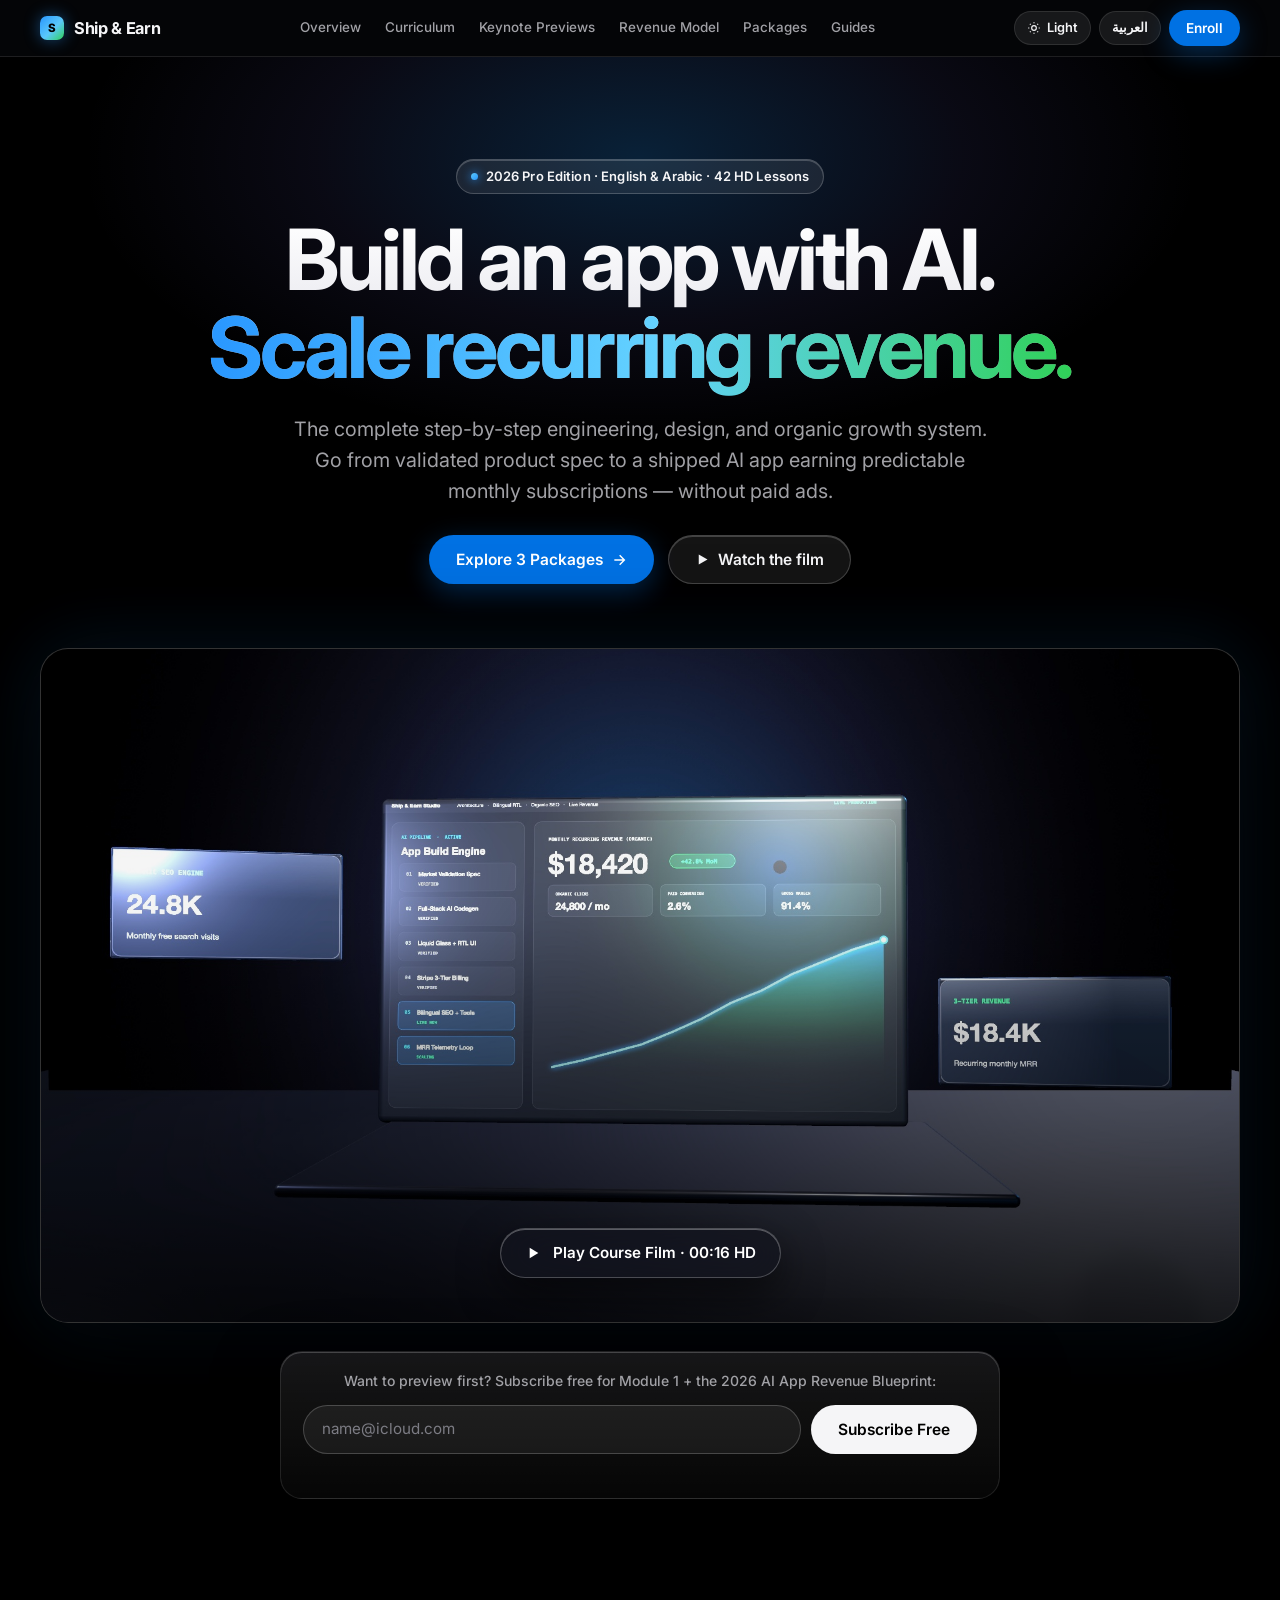
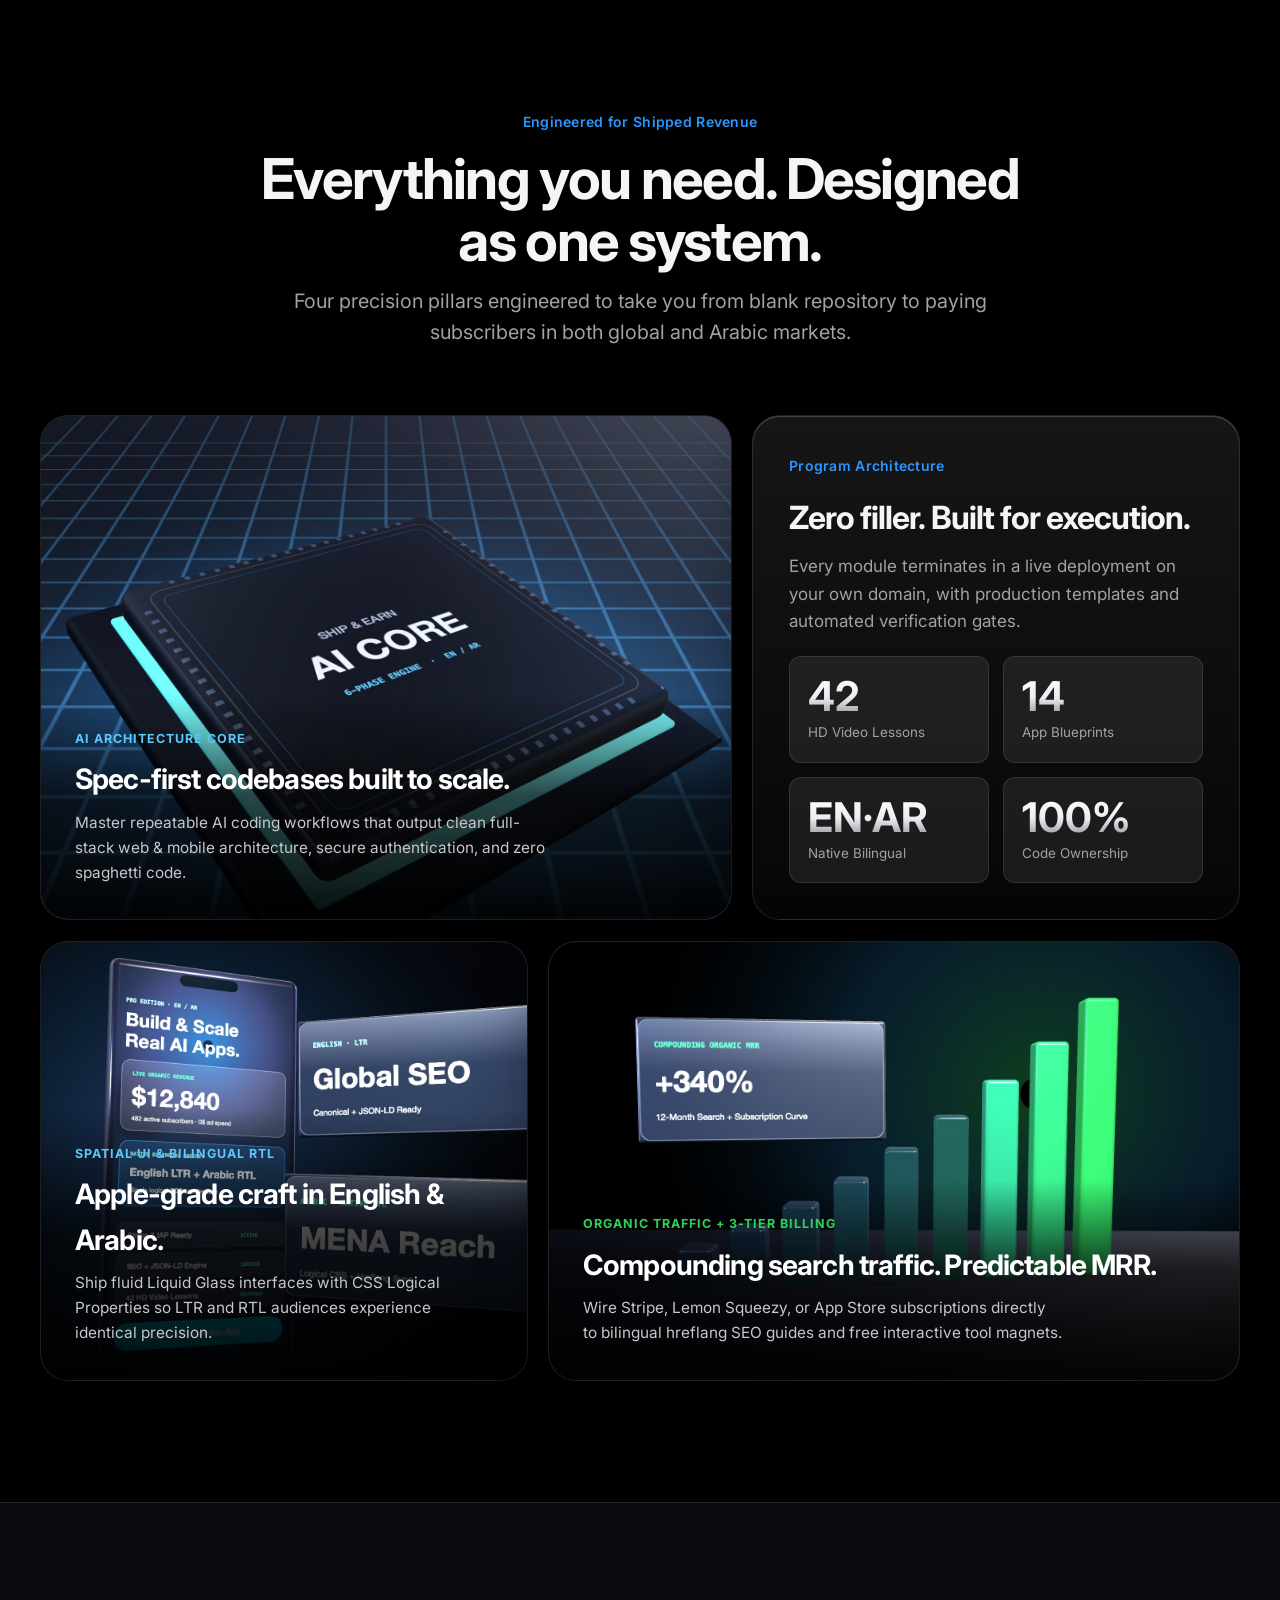
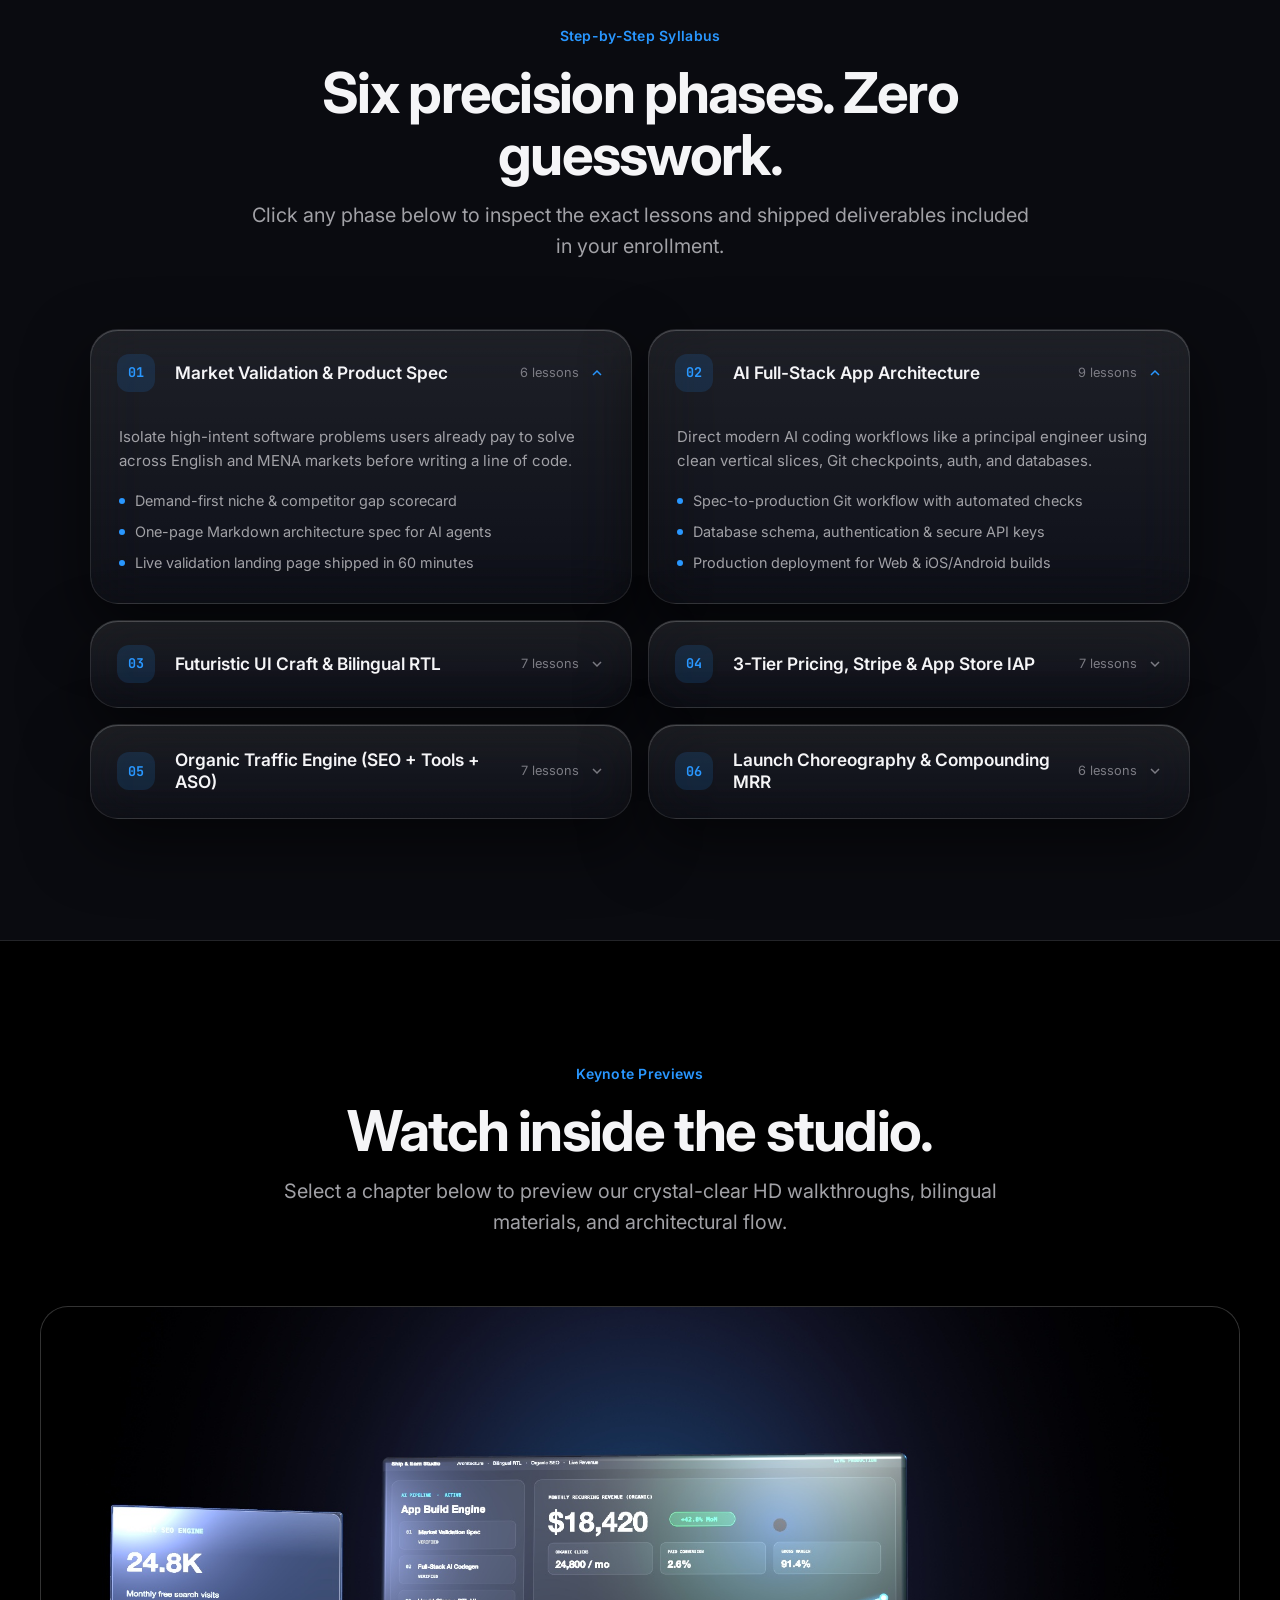
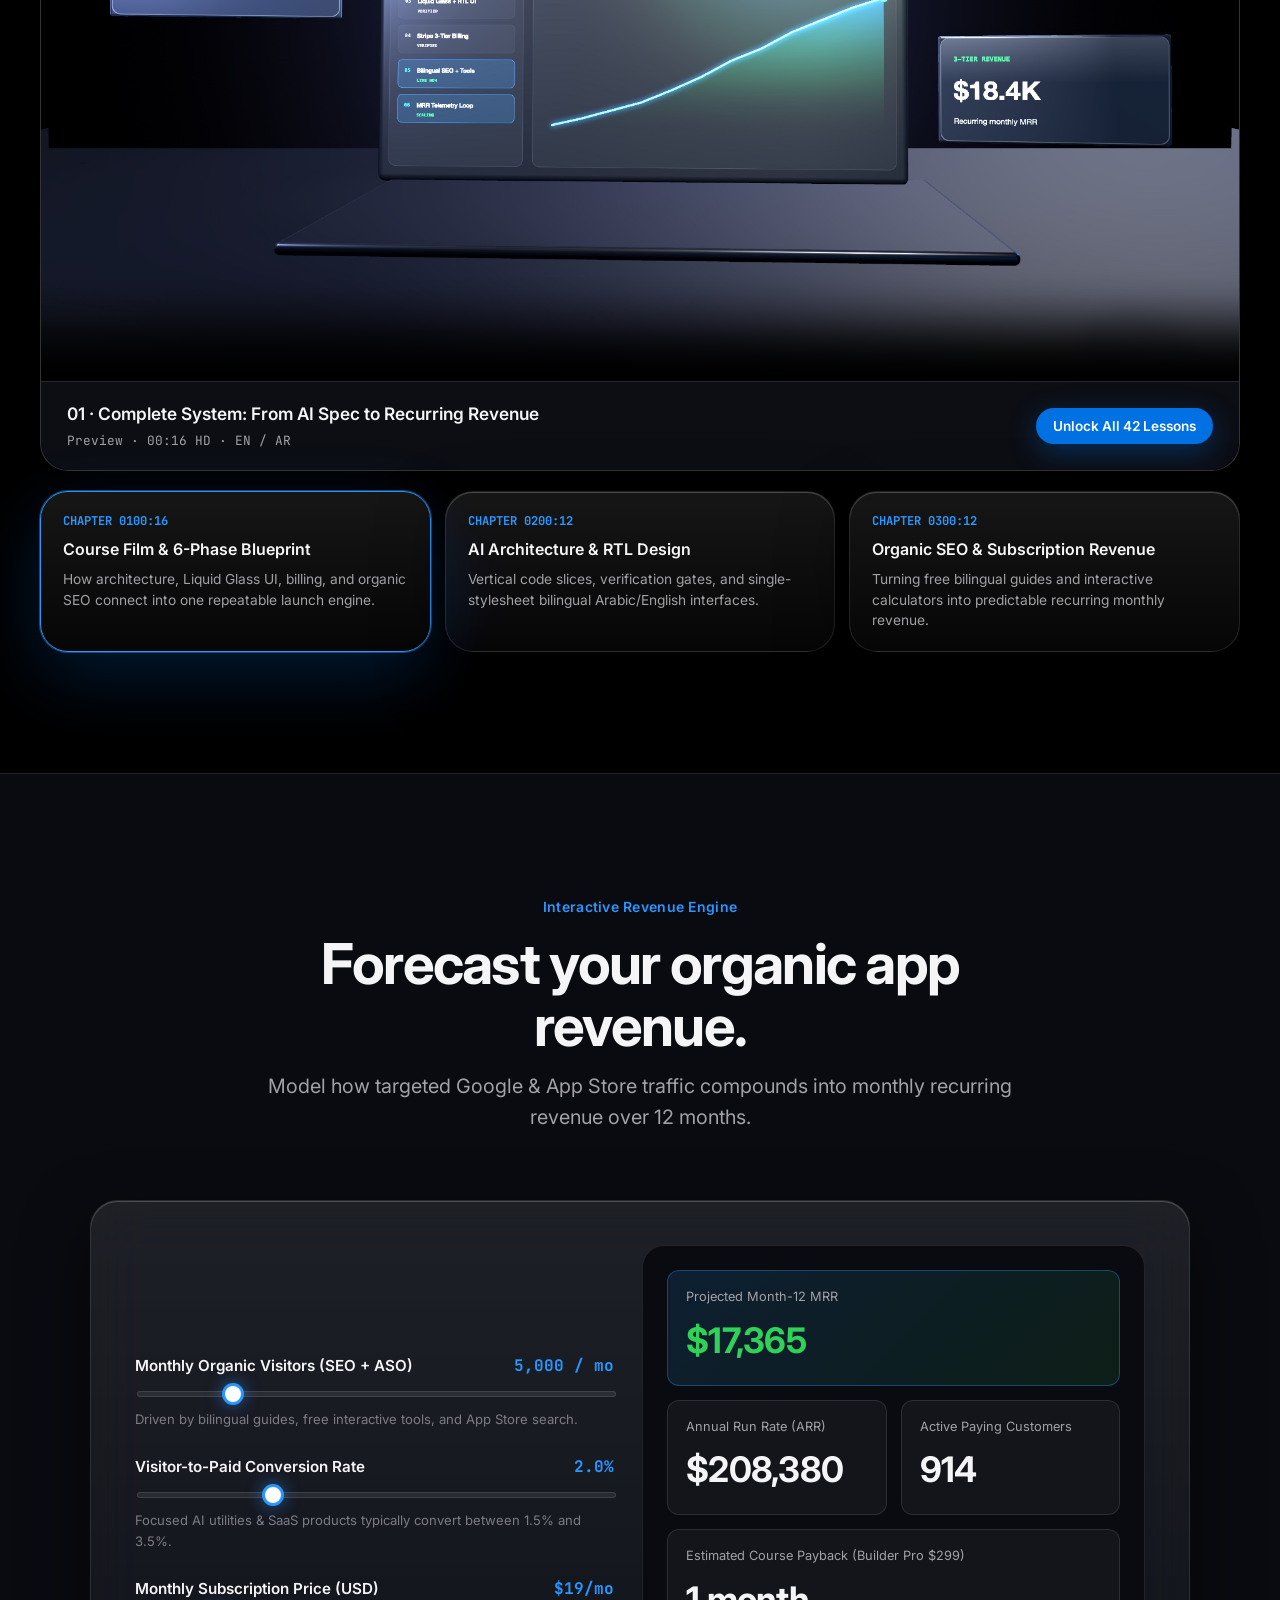
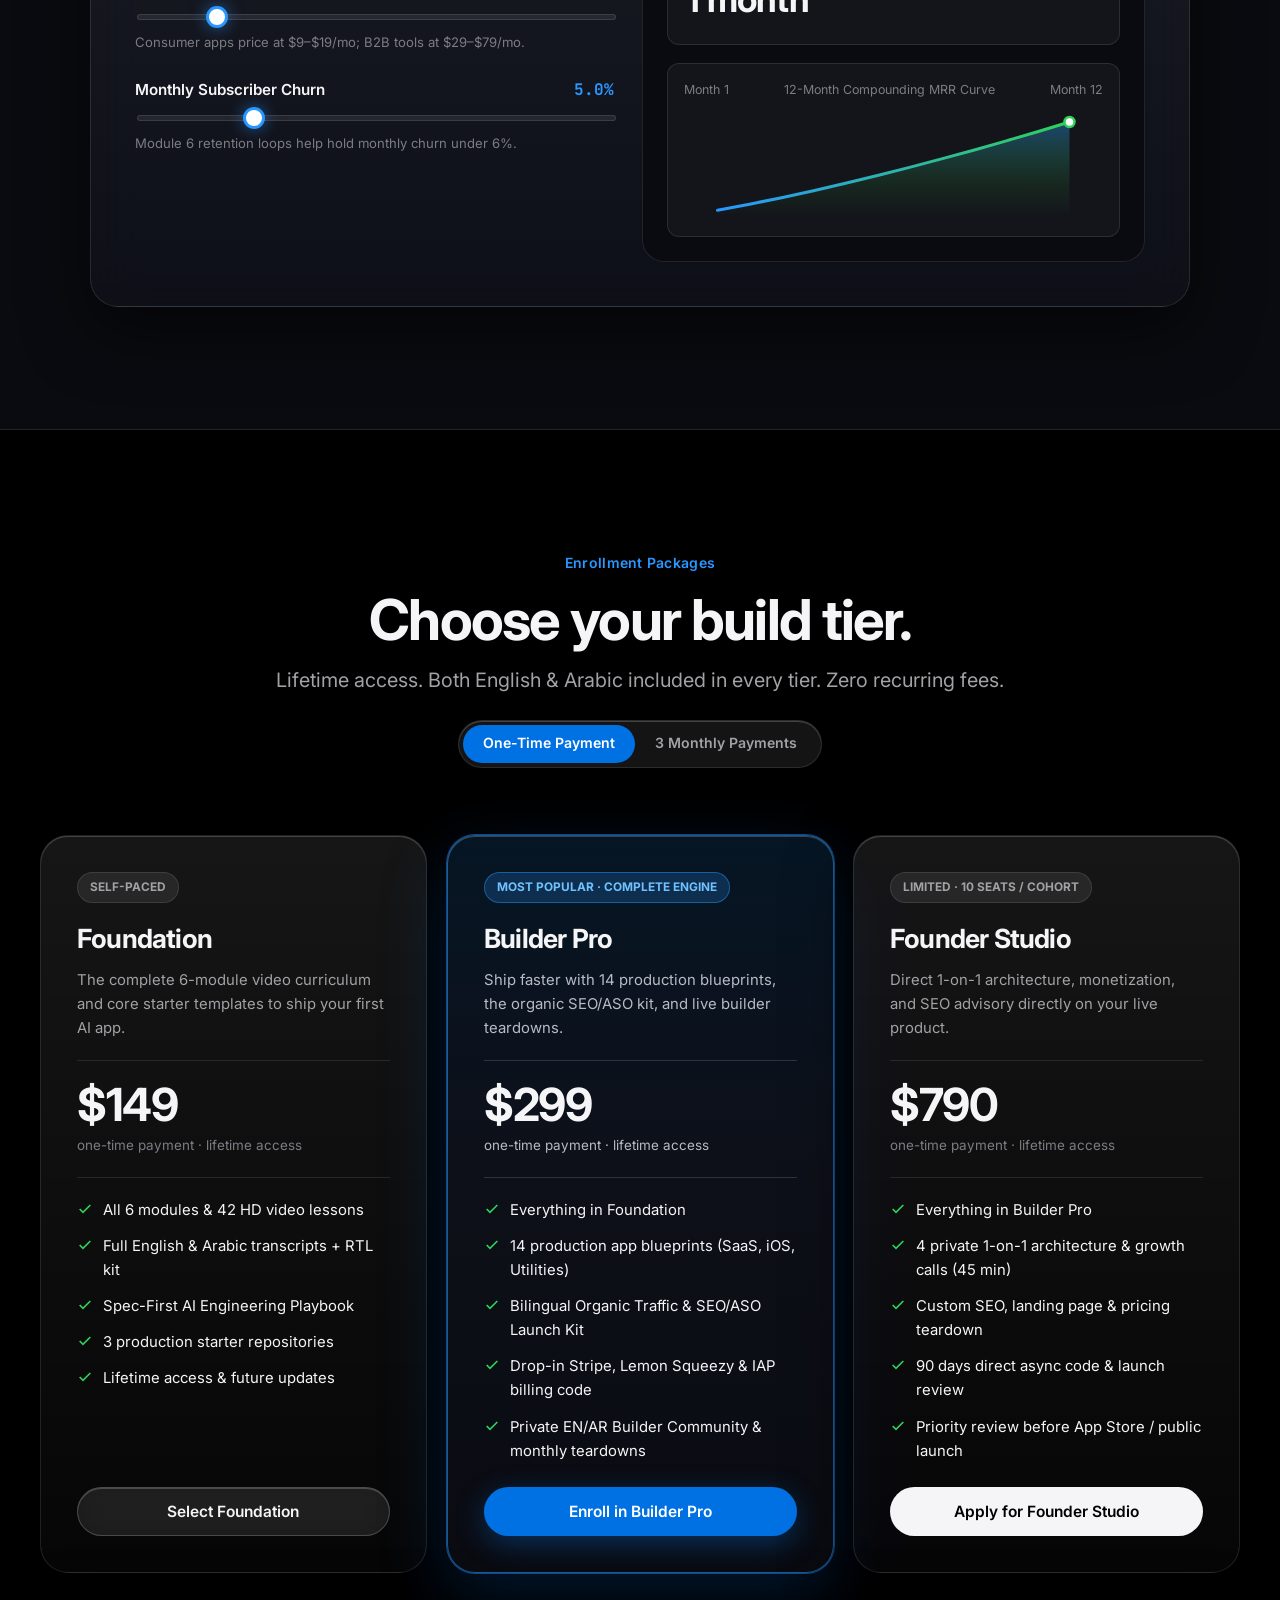
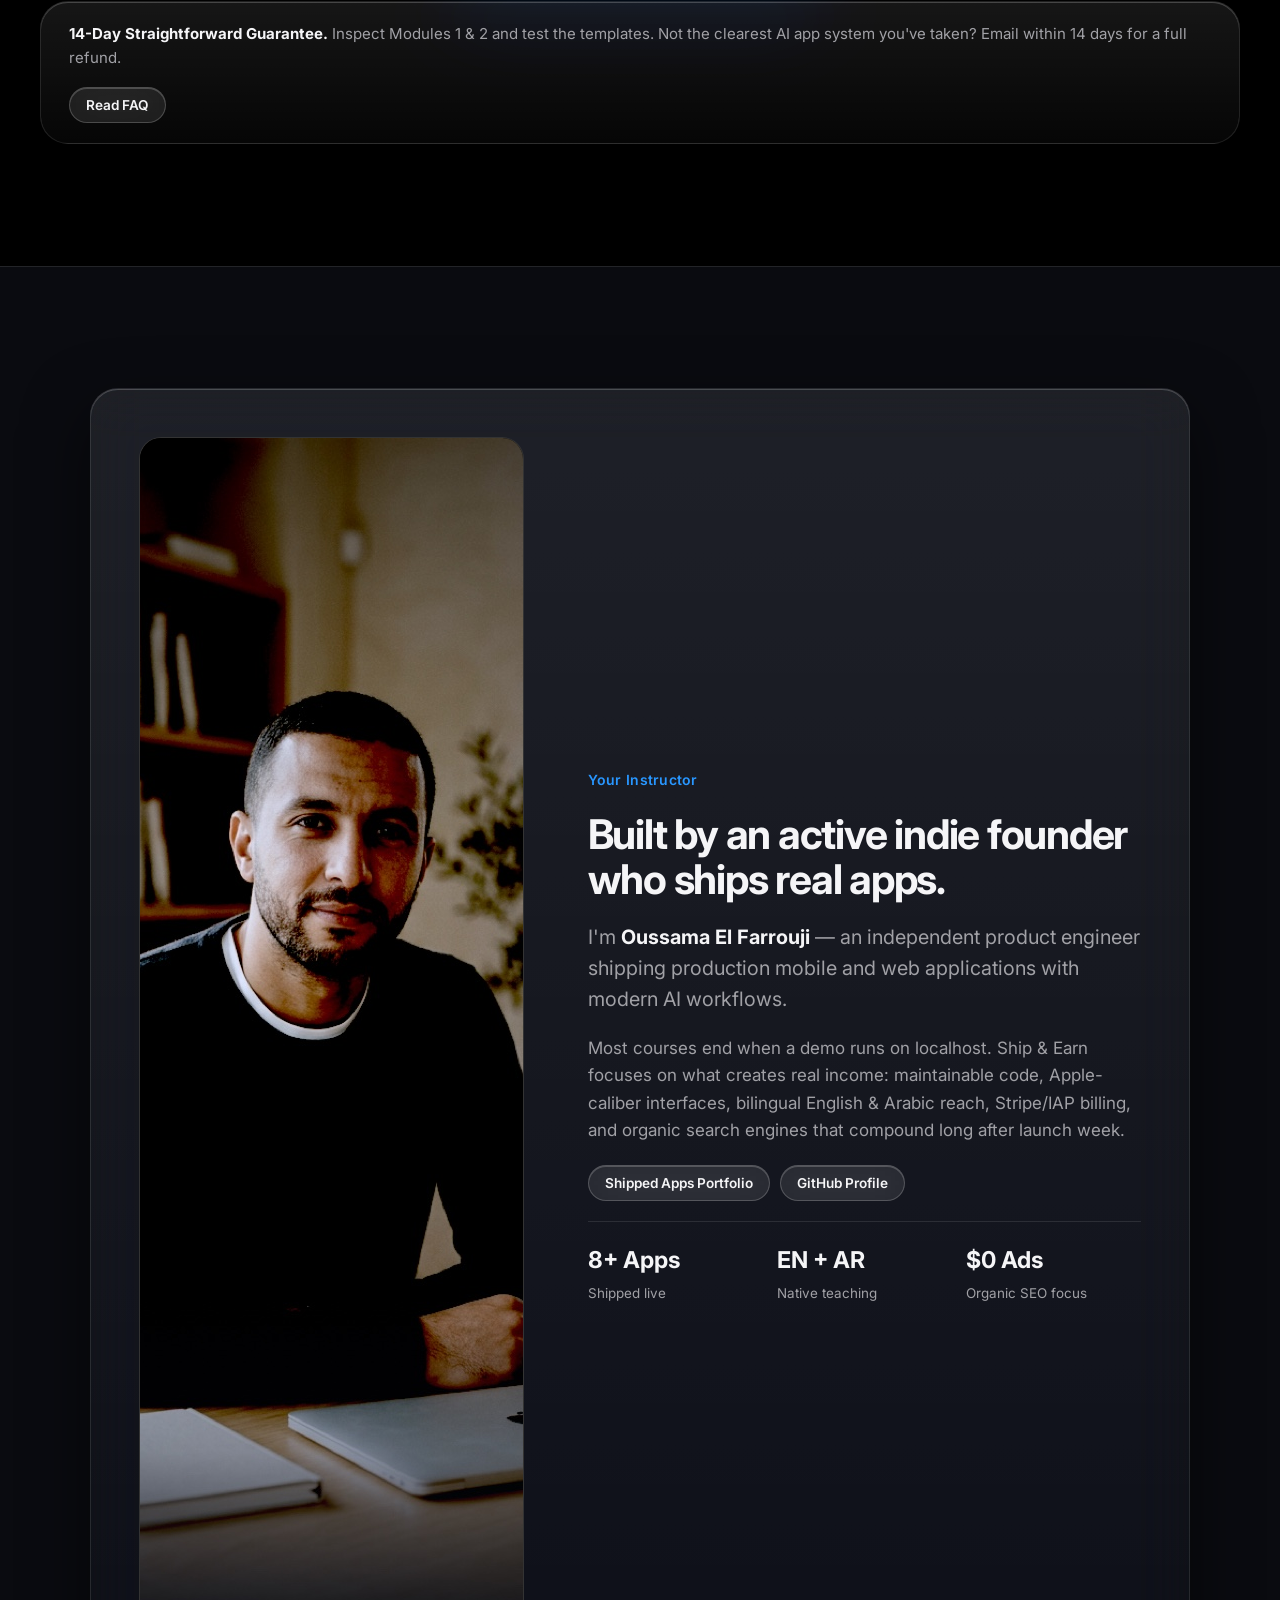
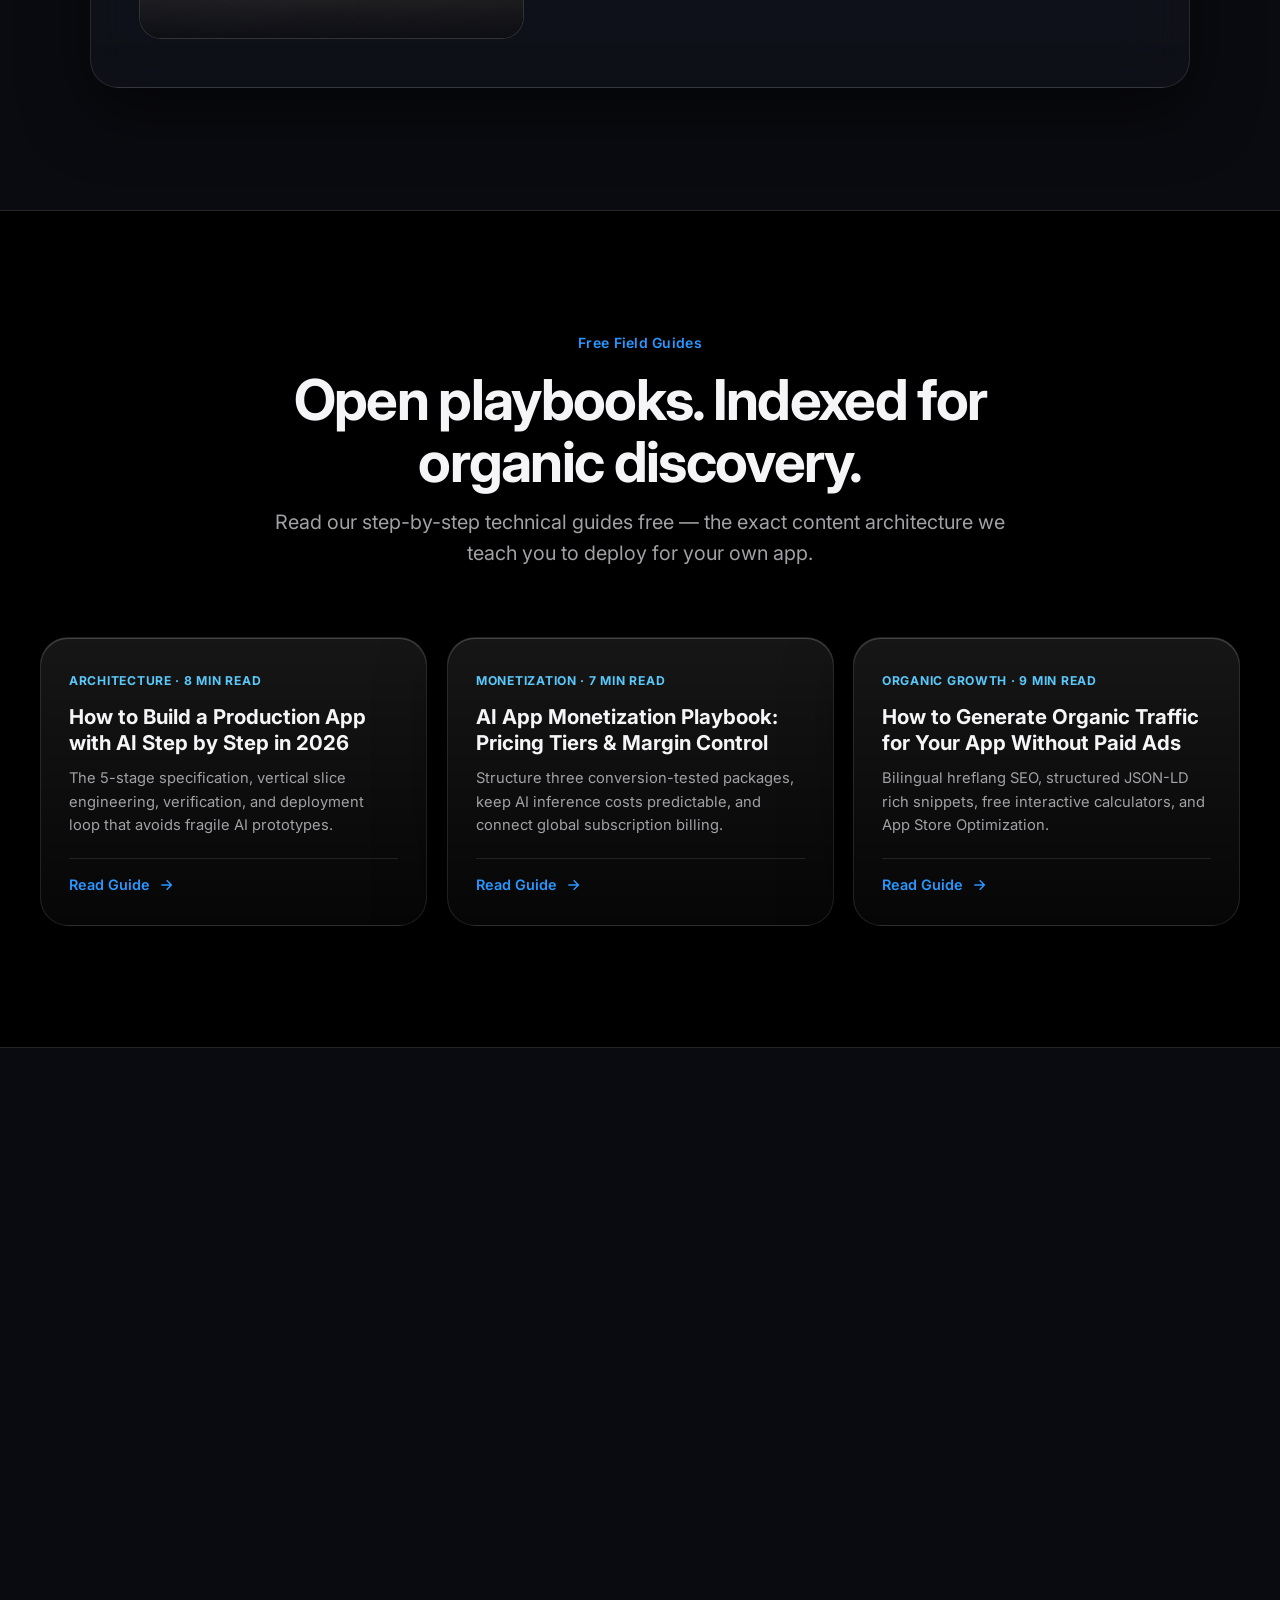
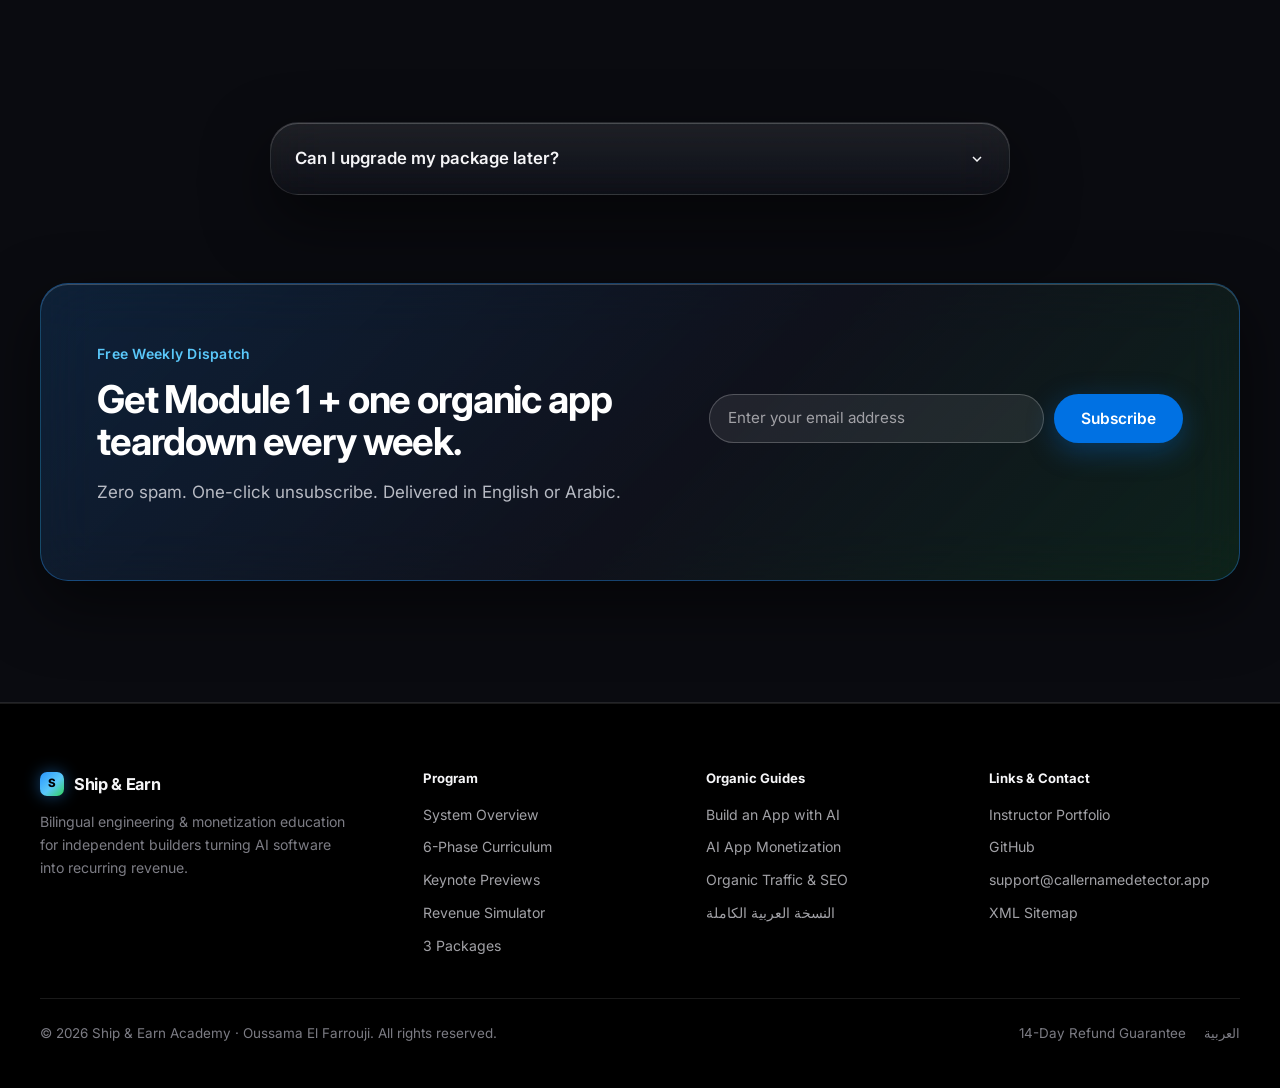
<file: index.html>
<!DOCTYPE html>
<html lang="en" dir="ltr">
<head>
  <meta charset="UTF-8">
  <meta name="viewport" content="width=device-width, initial-scale=1.0">
  <title>Ship &amp; Earn — Build an App with AI &amp; Scale Recurring Revenue</title>
  <meta name="description" content="A bilingual (English &amp; Arabic) step-by-step course teaching you how to engineer, design, launch, and monetize a real software app with AI — powered by a built-in organic SEO traffic engine.">
  <meta name="keywords" content="build an app with AI, AI app course, make revenue with AI apps, monetize AI apps, organic SEO traffic for apps, SaaS course, Arabic English tech course">
  <meta name="author" content="Oussama El Farrouji">
  <meta name="robots" content="index, follow, max-image-preview:large">
  <meta name="theme-color" content="#000000">

  <link rel="canonical" href="https://oussamaelfarrouji.github.io/ship-and-earn/">
  <link rel="alternate" hreflang="en" href="https://oussamaelfarrouji.github.io/ship-and-earn/">
  <link rel="alternate" hreflang="ar" href="https://oussamaelfarrouji.github.io/ship-and-earn/ar/">
  <link rel="alternate" hreflang="x-default" href="https://oussamaelfarrouji.github.io/ship-and-earn/">
  <link rel="manifest" href="manifest.webmanifest">

  <!-- Open Graph & Social Cards -->
  <meta property="og:type" content="website">
  <meta property="og:site_name" content="Ship &amp; Earn Academy">
  <meta property="og:title" content="Ship &amp; Earn — Build an App with AI &amp; Scale Recurring Revenue">
  <meta property="og:description" content="6 phases, 42 HD video lessons, 14 production app blueprints, and a bilingual EN/AR organic traffic engine.">
  <meta property="og:url" content="https://oussamaelfarrouji.github.io/ship-and-earn/">
  <meta property="og:image" content="https://oussamaelfarrouji.github.io/ship-and-earn/assets/images/hero-apple-keynote.jpg">
  <meta property="og:locale" content="en_US">
  <meta property="og:locale:alternate" content="ar_AR">
  <meta name="twitter:card" content="summary_large_image">
  <meta name="twitter:title" content="Ship &amp; Earn — Build an App with AI &amp; Make Revenue Step by Step">
  <meta name="twitter:description" content="From validated spec to AI-engineered app, organic search traffic, and recurring subscription revenue. Available in English &amp; Arabic.">
  <meta name="twitter:image" content="https://oussamaelfarrouji.github.io/ship-and-earn/assets/images/hero-apple-keynote.jpg">

  <!-- Crisp Geometric Typography (SF Pro Display fallback -> Inter) -->
  <link rel="preconnect" href="https://fonts.googleapis.com">
  <link rel="preconnect" href="https://fonts.gstatic.com" crossorigin>
  <link href="https://fonts.googleapis.com/css2?family=Inter:wght@400;500;600;700;800&family=JetBrains+Mono:wght@500;600;700&display=swap" rel="stylesheet">
  <link rel="stylesheet" href="assets/css/styles.css">

  <!-- Structured Data -->
  <script type="application/ld+json">
  {
    "@context": "https://schema.org",
    "@graph": [
      {
        "@type": "Organization",
        "@id": "https://oussamaelfarrouji.github.io/ship-and-earn/#organization",
        "name": "Ship & Earn Academy",
        "url": "https://oussamaelfarrouji.github.io/ship-and-earn/",
        "founder": {
          "@type": "Person",
          "name": "Oussama El Farrouji",
          "url": "https://oussamaelfarrouji.github.io/"
        }
      },
      {
        "@type": "Course",
        "@id": "https://oussamaelfarrouji.github.io/ship-and-earn/#course",
        "name": "Ship & Earn: Build an App with AI and Generate Revenue Step by Step",
        "description": "Hands-on bilingual program covering market validation, AI-assisted software architecture, Liquid Glass UI design, Stripe & IAP subscriptions, and organic SEO growth.",
        "provider": { "@id": "https://oussamaelfarrouji.github.io/ship-and-earn/#organization" },
        "inLanguage": ["en", "ar"],
        "educationalLevel": "Beginner to Intermediate",
        "hasCourseInstance": {
          "@type": "CourseInstance",
          "courseMode": "online",
          "courseWorkload": "PT28H"
        },
        "offers": [
          { "@type": "Offer", "name": "Foundation Package", "price": "149", "priceCurrency": "USD", "availability": "https://schema.org/InStock", "url": "https://oussamaelfarrouji.github.io/ship-and-earn/#packages" },
          { "@type": "Offer", "name": "Builder Pro Package", "price": "299", "priceCurrency": "USD", "availability": "https://schema.org/InStock", "url": "https://oussamaelfarrouji.github.io/ship-and-earn/#packages" },
          { "@type": "Offer", "name": "Founder Studio Package", "price": "790", "priceCurrency": "USD", "availability": "https://schema.org/LimitedAvailability", "url": "https://oussamaelfarrouji.github.io/ship-and-earn/#packages" }
        ]
      },
      {
        "@type": "VideoObject",
        "name": "Ship & Earn Keynote Overview — From AI Spec to Recurring Revenue",
        "description": "Walkthrough of the 6-module step-by-step system for building an app with AI, acquiring organic search traffic, and monetizing with recurring subscriptions.",
        "thumbnailUrl": "https://oussamaelfarrouji.github.io/ship-and-earn/assets/images/hero-apple-keynote.jpg",
        "uploadDate": "2026-11-19T00:00:00Z",
        "duration": "PT16S",
        "contentUrl": "https://oussamaelfarrouji.github.io/ship-and-earn/assets/videos/course-trailer.mp4"
      },
      {
        "@type": "FAQPage",
        "mainEntity": [
          {
            "@type": "Question",
            "name": "Do I need prior coding experience to build an app with AI in this course?",
            "acceptedAnswer": { "@type": "Answer", "text": "No prior computer science degree is required. Modules 1 and 2 walk through setting up your AI engineering workflow, verifying code cleanly, and deploying real web and mobile apps step by step." }
          },
          {
            "@type": "Question",
            "name": "Is the entire course available in both Arabic and English?",
            "acceptedAnswer": { "@type": "Answer", "text": "Yes. Every lesson includes synchronized Arabic and English transcripts, bilingual templates, native RTL/LTR interface code, and community channels in both languages." }
          },
          {
            "@type": "Question",
            "name": "How will my finished app generate organic traffic without paid ads?",
            "acceptedAnswer": { "@type": "Answer", "text": "Module 5 teaches our Organic Traffic Engine: bilingual hreflang SEO architecture, JSON-LD rich results, interactive calculator magnets that attract backlinks, and App Store Optimization (ASO)." }
          }
        ]
      }
    ]
  }
  </script>
</head>
<body>
  <a class="skip-link" href="#main-content">Skip to main content</a>

  <!-- Ultra-Slim Apple Frosted Global Header -->
  <header class="site-header">
    <div class="container container--wide header-inner">
      <a class="brand" href="./" aria-label="Ship &amp; Earn Home">
        <span class="brand-orb" aria-hidden="true">S</span>
        <span>Ship &amp; Earn</span>
      </a>

      <nav class="site-nav" aria-label="Primary Navigation">
        <a href="#overview">Overview</a>
        <a href="#curriculum">Curriculum</a>
        <a href="#videos">Keynote Previews</a>
        <a href="#simulator">Revenue Model</a>
        <a href="#packages">Packages</a>
        <a href="#guides">Guides</a>
      </nav>

      <div class="header-actions">
        <button id="theme-toggle" class="icon-pill-btn" type="button" aria-label="Toggle dark or light appearance" aria-pressed="false">
          <svg width="14" height="14" viewBox="0 0 24 24" fill="none" stroke="currentColor" stroke-width="2" aria-hidden="true">
            <circle cx="12" cy="12" r="4"></circle>
            <path d="M12 2v2M12 20v2M4.93 4.93l1.41 1.41M17.66 17.66l1.41 1.41M2 12h2M20 12h2M4.93 19.07l1.41-1.41M17.66 6.34l1.41-1.41"></path>
          </svg>
          <span data-theme-label>Light</span>
        </button>

        <a class="icon-pill-btn" href="ar/" data-lang-switch="ar" hreflang="ar" lang="ar" aria-label="Switch to Arabic">
          <span>العربية</span>
        </a>

        <a class="btn btn--primary btn--sm header-cta-desktop" href="#packages">Enroll</a>

        <button id="mobile-menu-btn" class="mobile-menu-btn" type="button" aria-label="Toggle menu" aria-expanded="false" aria-controls="mobile-nav">
          <svg width="18" height="18" viewBox="0 0 24 24" fill="none" stroke="currentColor" stroke-width="2" aria-hidden="true">
            <line x1="4" y1="8" x2="20" y2="8"></line>
            <line x1="4" y1="16" x2="20" y2="16"></line>
          </svg>
        </button>
      </div>
    </div>

    <nav id="mobile-nav" class="mobile-nav" aria-label="Mobile Navigation">
      <div class="container mobile-nav-list">
        <a href="#overview">Overview</a>
        <a href="#curriculum">6-Phase Curriculum</a>
        <a href="#videos">Keynote Previews</a>
        <a href="#simulator">Revenue Simulator</a>
        <a href="#packages">3 Packages</a>
        <a href="#guides">Free SEO Guides</a>
        <a href="#faq">FAQ</a>
      </div>
    </nav>
  </header>

  <main id="main-content">
    <!-- Monumental Centered Apple Keynote Hero -->
    <section class="hero">
      <div class="container container--wide">
        <div class="hero-center">
          <span class="keynote-badge">
            <span class="badge-dot" aria-hidden="true"></span>
            <span>2026 Pro Edition · English &amp; Arabic · 42 HD Lessons</span>
          </span>

          <h1 class="hero-title">
            Build an app with AI.<br>
            <span class="hero-title-accent">Scale recurring revenue.</span>
          </h1>

          <p class="lead" style="max-width: 58ch;">
            The complete step-by-step engineering, design, and organic growth system. Go from validated product spec to a shipped AI app earning predictable monthly subscriptions — without paid ads.
          </p>

          <div class="hero-cta-row">
            <a class="btn btn--primary" href="#packages">
              <span>Explore 3 Packages</span>
              <svg class="icon-directional" width="16" height="16" viewBox="0 0 24 24" fill="none" stroke="currentColor" stroke-width="2.2" aria-hidden="true">
                <path d="M5 12h14M13 5l7 7-7 7"></path>
              </svg>
            </a>
            <a class="btn btn--glass" href="#videos">
              <svg width="15" height="15" viewBox="0 0 24 24" fill="currentColor" aria-hidden="true">
                <polygon points="6 4 20 12 6 20 6 4"></polygon>
              </svg>
              <span>Watch the film</span>
            </a>
          </div>
        </div>

        <!-- Full-Bleed 3D Hardware & Keynote Video Stage -->
        <div class="hero-stage-wrap">
          <div class="keynote-stage">
            <video id="hero-trailer-video" preload="metadata" playsinline poster="assets/images/hero-apple-keynote.jpg" aria-label="Ship &amp; Earn Keynote Course Trailer">
              <source src="assets/videos/course-trailer.mp4" type="video/mp4">
            </video>
            <button id="hero-trailer-play" class="stage-play-overlay" type="button" aria-label="Play Keynote Course Overview">
              <span class="liquid-play-pill">
                <svg width="16" height="16" viewBox="0 0 24 24" fill="currentColor" aria-hidden="true">
                  <polygon points="7 4 20 12 7 20 7 4"></polygon>
                </svg>
                <span>Play Course Film · 00:16 HD</span>
              </span>
            </button>
          </div>

          <!-- VisionOS Floating Subscribe Ornament -->
          <div class="hero-dock">
            <label class="hero-dock-label" for="hero-email">
              Want to preview first? Subscribe free for Module 1 + the 2026 AI App Revenue Blueprint:
            </label>
            <form class="subscribe-inline-form" data-subscribe-form="hero" novalidate>
              <input id="hero-email" class="input-field" type="email" name="email" autocomplete="email" placeholder="name@icloud.com" required>
              <button class="btn btn--white" type="submit">Subscribe Free</button>
            </form>
            <div class="form-status" role="status" aria-live="polite"></div>
          </div>
        </div>
      </div>
    </section>

    <!-- 01. Apple Signature Bento Grid -->
    <section id="overview" class="section">
      <div class="container container--wide">
        <div class="section-head-center reveal">
          <span class="eyebrow">Engineered for Shipped Revenue</span>
          <h2 class="section-title">Everything you need. Designed as one system.</h2>
          <p class="lead">Four precision pillars engineered to take you from blank repository to paying subscribers in both global and Arabic markets.</p>
        </div>

        <div class="bento-grid">
          <!-- Bento Tile 1 (Span 7): 3D Silicon Chip -->
          <article class="glass-card bento-tile bento-tile--span7 bento-tile--media reveal">
            <img class="bento-media-img" src="assets/images/bento-chip-engine.jpg" alt="3D anodized titanium AI Core silicon processor render representing spec-first app architecture" loading="lazy" width="1600" height="1100">
            <div class="bento-media-scrim">
              <span class="bento-kicker">AI Architecture Core</span>
              <h3>Spec-first codebases built to scale.</h3>
              <p>Master repeatable AI coding workflows that output clean full-stack web &amp; mobile architecture, secure authentication, and zero spaghetti code.</p>
            </div>
          </article>

          <!-- Bento Tile 2 (Span 5): Monumental Specs -->
          <article class="glass-card bento-tile bento-tile--span5 reveal">
            <div>
              <span class="eyebrow">Program Architecture</span>
              <h3 style="font-size: clamp(1.6rem, 2.5vw, 2.2rem); margin-block: 12px 10px; letter-spacing: var(--tracking-heading);">Zero filler. Built for execution.</h3>
              <p style="color: var(--text-secondary); margin: 0;">Every module terminates in a live deployment on your own domain, with production templates and automated verification gates.</p>
            </div>
            <div class="bento-stat-grid">
              <div class="bento-mini-stat">
                <div class="bento-mini-num">42</div>
                <div class="bento-mini-label">HD Video Lessons</div>
              </div>
              <div class="bento-mini-stat">
                <div class="bento-mini-num">14</div>
                <div class="bento-mini-label">App Blueprints</div>
              </div>
              <div class="bento-mini-stat">
                <div class="bento-mini-num">EN·AR</div>
                <div class="bento-mini-label">Native Bilingual</div>
              </div>
              <div class="bento-mini-stat">
                <div class="bento-mini-num">100%</div>
                <div class="bento-mini-label">Code Ownership</div>
              </div>
            </div>
          </article>

          <!-- Bento Tile 3 (Span 5): 3D Titanium iPhone Pro + Bilingual Spatial Cards -->
          <article class="glass-card bento-tile bento-tile--span5 bento-tile--media reveal">
            <img class="bento-media-img" src="assets/images/bento-spatial-ui.jpg" alt="3D brushed titanium smartphone alongside floating English LTR and Arabic RTL glass cards" loading="lazy" width="1600" height="1100">
            <div class="bento-media-scrim">
              <span class="bento-kicker">Spatial UI &amp; Bilingual RTL</span>
              <h3>Apple-grade craft in English &amp; Arabic.</h3>
              <p>Ship fluid Liquid Glass interfaces with CSS Logical Properties so LTR and RTL audiences experience identical precision.</p>
            </div>
          </article>

          <!-- Bento Tile 4 (Span 7): 3D Revenue Monoliths -->
          <article class="glass-card bento-tile bento-tile--span7 bento-tile--media reveal">
            <img class="bento-media-img" src="assets/images/bento-revenue-core.jpg" alt="Sculptural 3D glowing sapphire and emerald revenue monolith bars with compounding organic MRR glass panel" loading="lazy" width="1600" height="1100">
            <div class="bento-media-scrim">
              <span class="bento-kicker" style="color: var(--accent-green);">Organic Traffic + 3-Tier Billing</span>
              <h3>Compounding search traffic. Predictable MRR.</h3>
              <p>Wire Stripe, Lemon Squeezy, or App Store subscriptions directly to bilingual hreflang SEO guides and free interactive tool magnets.</p>
            </div>
          </article>
        </div>
      </div>
    </section>

    <!-- 02. Step-by-Step Curriculum -->
    <section id="curriculum" class="section section--alt">
      <div class="container">
        <div class="section-head-center reveal">
          <span class="eyebrow">Step-by-Step Syllabus</span>
          <h2 class="section-title">Six precision phases. Zero guesswork.</h2>
          <p class="lead">Click any phase below to inspect the exact lessons and shipped deliverables included in your enrollment.</p>
        </div>

        <div class="phase-grid">
          <div class="glass-card phase-card reveal">
            <button class="phase-trigger" type="button" aria-expanded="true" aria-controls="phase-1">
              <span class="phase-num">01</span>
              <span class="phase-title">Market Validation &amp; Product Spec</span>
              <span class="phase-meta"><span>6 lessons</span><svg class="phase-chevron" width="16" height="16" viewBox="0 0 24 24" fill="none" stroke="currentColor" stroke-width="2.2" aria-hidden="true"><polyline points="6 9 12 15 18 9"></polyline></svg></span>
            </button>
            <div id="phase-1" class="phase-panel">
              <p>Isolate high-intent software problems users already pay to solve across English and MENA markets before writing a line of code.</p>
              <ul class="phase-deliverables">
                <li>Demand-first niche &amp; competitor gap scorecard</li>
                <li>One-page Markdown architecture spec for AI agents</li>
                <li>Live validation landing page shipped in 60 minutes</li>
              </ul>
            </div>
          </div>

          <div class="glass-card phase-card reveal">
            <button class="phase-trigger" type="button" aria-expanded="true" aria-controls="phase-2">
              <span class="phase-num">02</span>
              <span class="phase-title">AI Full-Stack App Architecture</span>
              <span class="phase-meta"><span>9 lessons</span><svg class="phase-chevron" width="16" height="16" viewBox="0 0 24 24" fill="none" stroke="currentColor" stroke-width="2.2" aria-hidden="true"><polyline points="6 9 12 15 18 9"></polyline></svg></span>
            </button>
            <div id="phase-2" class="phase-panel">
              <p>Direct modern AI coding workflows like a principal engineer using clean vertical slices, Git checkpoints, auth, and databases.</p>
              <ul class="phase-deliverables">
                <li>Spec-to-production Git workflow with automated checks</li>
                <li>Database schema, authentication &amp; secure API keys</li>
                <li>Production deployment for Web &amp; iOS/Android builds</li>
              </ul>
            </div>
          </div>

          <div class="glass-card phase-card reveal">
            <button class="phase-trigger" type="button" aria-expanded="false" aria-controls="phase-3">
              <span class="phase-num">03</span>
              <span class="phase-title">Futuristic UI Craft &amp; Bilingual RTL</span>
              <span class="phase-meta"><span>7 lessons</span><svg class="phase-chevron" width="16" height="16" viewBox="0 0 24 24" fill="none" stroke="currentColor" stroke-width="2.2" aria-hidden="true"><polyline points="6 9 12 15 18 9"></polyline></svg></span>
            </button>
            <div id="phase-3" class="phase-panel" hidden>
              <p>Build trust in under two seconds with Liquid Glass materials, dark/light titanium themes, and seamless Arabic/English mirroring.</p>
              <ul class="phase-deliverables">
                <li>Apple-grade typography, specular glass &amp; Bento layouts</li>
                <li>Single logical-property stylesheet for LTR + RTL</li>
                <li>WCAG AA contrast, GPU motion &amp; Core Web Vitals</li>
              </ul>
            </div>
          </div>

          <div class="glass-card phase-card reveal">
            <button class="phase-trigger" type="button" aria-expanded="false" aria-controls="phase-4">
              <span class="phase-num">04</span>
              <span class="phase-title">3-Tier Pricing, Stripe &amp; App Store IAP</span>
              <span class="phase-meta"><span>7 lessons</span><svg class="phase-chevron" width="16" height="16" viewBox="0 0 24 24" fill="none" stroke="currentColor" stroke-width="2.2" aria-hidden="true"><polyline points="6 9 12 15 18 9"></polyline></svg></span>
            </button>
            <div id="phase-4" class="phase-panel" hidden>
              <p>Turn free users into recurring subscribers while protecting 80%+ gross margins against AI inference costs.</p>
              <ul class="phase-deliverables">
                <li>Three-package pricing psychology &amp; billing toggles</li>
                <li>Idempotent Stripe, Lemon Squeezy &amp; IAP templates</li>
                <li>Paywall conversion triggers &amp; failed-payment recovery</li>
              </ul>
            </div>
          </div>

          <div class="glass-card phase-card reveal">
            <button class="phase-trigger" type="button" aria-expanded="false" aria-controls="phase-5">
              <span class="phase-num">05</span>
              <span class="phase-title">Organic Traffic Engine (SEO + Tools + ASO)</span>
              <span class="phase-meta"><span>7 lessons</span><svg class="phase-chevron" width="16" height="16" viewBox="0 0 24 24" fill="none" stroke="currentColor" stroke-width="2.2" aria-hidden="true"><polyline points="6 9 12 15 18 9"></polyline></svg></span>
            </button>
            <div id="phase-5" class="phase-panel" hidden>
              <p>Build compounding acquisition directly into your site so Google and the App Store deliver buyers automatically every day.</p>
              <ul class="phase-deliverables">
                <li>Bilingual hreflang SEO, JSON-LD &amp; XML sitemaps</li>
                <li>Free interactive calculator magnets that earn backlinks</li>
                <li>App Store Optimization (ASO) &amp; high-intent guides</li>
              </ul>
            </div>
          </div>

          <div class="glass-card phase-card reveal">
            <button class="phase-trigger" type="button" aria-expanded="false" aria-controls="phase-6">
              <span class="phase-num">06</span>
              <span class="phase-title">Launch Choreography &amp; Compounding MRR</span>
              <span class="phase-meta"><span>6 lessons</span><svg class="phase-chevron" width="16" height="16" viewBox="0 0 24 24" fill="none" stroke="currentColor" stroke-width="2.2" aria-hidden="true"><polyline points="6 9 12 15 18 9"></polyline></svg></span>
            </button>
            <div id="phase-6" class="phase-panel" hidden>
              <p>Convert launch momentum into durable recurring revenue with retention loops, onboarding emails, and churn reduction.</p>
              <ul class="phase-deliverables">
                <li>Zero-ad-spend launch calendar across tech channels</li>
                <li>Automated email onboarding converting free to paid</li>
                <li>Monthly telemetry playbook from $1K to $10K+ MRR</li>
              </ul>
            </div>
          </div>
        </div>
      </div>
    </section>

    <!-- 03. Cinema Keynote Video Showcase -->
    <section id="videos" class="section">
      <div class="container container--wide">
        <div class="section-head-center reveal">
          <span class="eyebrow">Keynote Previews</span>
          <h2 class="section-title">Watch inside the studio.</h2>
          <p class="lead">Select a chapter below to preview our crystal-clear HD walkthroughs, bilingual materials, and architectural flow.</p>
        </div>

        <div class="cinema-shell reveal">
          <div class="cinema-frame">
            <div class="cinema-player">
              <video id="showcase-video" controls preload="metadata" playsinline poster="assets/images/hero-apple-keynote.jpg">
                <source src="assets/videos/course-trailer.mp4" type="video/mp4">
              </video>
            </div>
            <div class="cinema-bar">
              <div>
                <div id="showcase-video-title" style="font-size: 1.08rem; font-weight: 600;">01 · Complete System: From AI Spec to Recurring Revenue</div>
                <div id="showcase-video-meta" class="mono-num" style="font-size: 0.8rem; color: #A1A1A6; margin-block-start: 3px;">Preview · 00:16 HD · EN / AR</div>
              </div>
              <a class="btn btn--primary btn--sm" href="#packages">Unlock All 42 Lessons</a>
            </div>
          </div>

          <div class="video-chapters-row" role="group" aria-label="Sample Video Chapters">
            <button class="glass-card video-chapter-btn is-active" type="button" aria-pressed="true"
              data-video-src="assets/videos/course-trailer.mp4"
              data-video-poster="assets/images/hero-apple-keynote.jpg"
              data-video-title="01 · Complete System: From AI Spec to Recurring Revenue"
              data-video-duration="00:16 HD">
              <span class="chapter-top"><span>CHAPTER 01</span><span>00:16</span></span>
              <span class="chapter-title">Course Film &amp; 6-Phase Blueprint</span>
              <span class="chapter-desc">How architecture, Liquid Glass UI, billing, and organic SEO connect into one repeatable launch engine.</span>
            </button>

            <button class="glass-card video-chapter-btn" type="button" aria-pressed="false"
              data-video-src="assets/videos/lesson-ai-architecture.mp4"
              data-video-poster="assets/images/bento-chip-engine.jpg"
              data-video-title="02 · AI Core Workflow: Spec-First Production Code"
              data-video-duration="00:12 HD">
              <span class="chapter-top"><span>CHAPTER 02</span><span>00:12</span></span>
              <span class="chapter-title">AI Architecture &amp; RTL Design</span>
              <span class="chapter-desc">Vertical code slices, verification gates, and single-stylesheet bilingual Arabic/English interfaces.</span>
            </button>

            <button class="glass-card video-chapter-btn" type="button" aria-pressed="false"
              data-video-src="assets/videos/lesson-revenue-seo.mp4"
              data-video-poster="assets/images/bento-revenue-core.jpg"
              data-video-title="03 · Organic SEO Traffic &amp; Compounding MRR"
              data-video-duration="00:12 HD">
              <span class="chapter-top"><span>CHAPTER 03</span><span>00:12</span></span>
              <span class="chapter-title">Organic SEO &amp; Subscription Revenue</span>
              <span class="chapter-desc">Turning free bilingual guides and interactive calculators into predictable recurring monthly revenue.</span>
            </button>
          </div>
        </div>
      </div>
    </section>

    <!-- 04. Interactive Organic Revenue Simulator -->
    <section id="simulator" class="section section--alt">
      <div class="container">
        <div class="section-head-center reveal">
          <span class="eyebrow">Interactive Revenue Engine</span>
          <h2 class="section-title">Forecast your organic app revenue.</h2>
          <p class="lead">Model how targeted Google &amp; App Store traffic compounds into monthly recurring revenue over 12 months.</p>
        </div>

        <div class="glass-card calculator-shell reveal">
          <div class="calc-controls">
            <div class="slider-group">
              <div class="slider-head">
                <label class="slider-label" for="calc-visitors">Monthly Organic Visitors (SEO + ASO)</label>
                <span id="val-visitors" class="slider-val">5,000 / mo</span>
              </div>
              <input id="calc-visitors" class="range-input" type="range" min="500" max="25000" step="500" value="5000">
              <span class="slider-hint">Driven by bilingual guides, free interactive tools, and App Store search.</span>
            </div>

            <div class="slider-group">
              <div class="slider-head">
                <label class="slider-label" for="calc-conv">Visitor-to-Paid Conversion Rate</label>
                <span id="val-conv" class="slider-val">2.0%</span>
              </div>
              <input id="calc-conv" class="range-input" type="range" min="0.5" max="6.0" step="0.1" value="2.0">
              <span class="slider-hint">Focused AI utilities &amp; SaaS products typically convert between 1.5% and 3.5%.</span>
            </div>

            <div class="slider-group">
              <div class="slider-head">
                <label class="slider-label" for="calc-price">Monthly Subscription Price (USD)</label>
                <span id="val-price" class="slider-val">$19/mo</span>
              </div>
              <input id="calc-price" class="range-input" type="range" min="5" max="99" step="1" value="19">
              <span class="slider-hint">Consumer apps price at $9–$19/mo; B2B tools at $29–$79/mo.</span>
            </div>

            <div class="slider-group">
              <div class="slider-head">
                <label class="slider-label" for="calc-churn">Monthly Subscriber Churn</label>
                <span id="val-churn" class="slider-val">5.0%</span>
              </div>
              <input id="calc-churn" class="range-input" type="range" min="2" max="15" step="0.5" value="5">
              <span class="slider-hint">Module 6 retention loops help hold monthly churn under 6%.</span>
            </div>
          </div>

          <div class="calc-output">
            <div class="calc-kpis">
              <div class="kpi-card kpi-card--featured">
                <div class="kpi-label">Projected Month-12 MRR</div>
                <div id="kpi-mrr" class="kpi-value">$0</div>
              </div>
              <div class="kpi-card">
                <div class="kpi-label">Annual Run Rate (ARR)</div>
                <div id="kpi-arr" class="kpi-value">$0</div>
              </div>
              <div class="kpi-card">
                <div class="kpi-label">Active Paying Customers</div>
                <div id="kpi-customers" class="kpi-value">0</div>
              </div>
              <div class="kpi-card" style="grid-column: 1 / -1;">
                <div class="kpi-label">Estimated Course Payback (Builder Pro $299)</div>
                <div id="kpi-breakeven" class="kpi-value">1 month</div>
              </div>
            </div>

            <div class="calc-chart-wrap">
              <div class="calc-chart-caption">
                <span>Month 1</span>
                <span>12-Month Compounding MRR Curve</span>
                <span>Month 12</span>
              </div>
              <svg viewBox="0 0 360 112" width="100%" height="112" role="img" aria-label="12-month compounding recurring revenue curve">
                <defs>
                  <linearGradient id="appleMrrFill" x1="0" y1="0" x2="0" y2="1">
                    <stop offset="0%" stop-color="#2997FF" stop-opacity="0.38"></stop>
                    <stop offset="65%" stop-color="#30D158" stop-opacity="0.10"></stop>
                    <stop offset="100%" stop-color="#30D158" stop-opacity="0.0"></stop>
                  </linearGradient>
                  <linearGradient id="appleMrrStroke" x1="0" y1="0" x2="1" y2="0">
                    <stop offset="0%" stop-color="#2997FF"></stop>
                    <stop offset="100%" stop-color="#30D158"></stop>
                  </linearGradient>
                </defs>
                <path id="calc-chart-area" d="" fill="url(#appleMrrFill)"></path>
                <path id="calc-chart-line" d="" fill="none" stroke="url(#appleMrrStroke)" stroke-width="3" stroke-linecap="round" stroke-linejoin="round"></path>
                <circle id="calc-chart-dot" cx="356" cy="14" r="5" fill="#FFFFFF" stroke="#30D158" stroke-width="2.5"></circle>
              </svg>
            </div>
          </div>
        </div>
      </div>
    </section>

    <!-- 05. Three Apple-Grade Enrollment Packages -->
    <section id="packages" class="section">
      <div class="container container--wide">
        <div class="section-head-center reveal">
          <span class="eyebrow">Enrollment Packages</span>
          <h2 class="section-title">Choose your build tier.</h2>
          <p class="lead">Lifetime access. Both English &amp; Arabic included in every tier. Zero recurring fees.</p>
          <div class="billing-toggle-wrap" role="group" aria-label="Payment Schedule" style="margin-block-start: 10px;">
            <button class="billing-btn is-active" type="button" data-billing-mode="once" aria-pressed="true">One-Time Payment</button>
            <button class="billing-btn" type="button" data-billing-mode="plan" aria-pressed="false">3 Monthly Payments</button>
          </div>
        </div>

        <div class="pricing-grid">
          <!-- Tier 1: Foundation -->
          <article class="glass-card tier-card reveal">
            <div>
              <span class="tier-badge">SELF-PACED</span>
              <h3 class="tier-name">Foundation</h3>
              <p class="tier-summary">The complete 6-module video curriculum and core starter templates to ship your first AI app.</p>
              <div class="tier-price-block">
                <div class="tier-price" data-price-once="149" data-price-plan="55">$149</div>
                <div class="tier-cadence">one-time payment · lifetime access</div>
              </div>
              <ul class="tier-features">
                <li><svg class="check-icon" width="16" height="16" viewBox="0 0 24 24" fill="none" stroke="currentColor" stroke-width="2.5" aria-hidden="true"><polyline points="20 6 9 17 4 12"></polyline></svg><span>All 6 modules &amp; 42 HD video lessons</span></li>
                <li><svg class="check-icon" width="16" height="16" viewBox="0 0 24 24" fill="none" stroke="currentColor" stroke-width="2.5" aria-hidden="true"><polyline points="20 6 9 17 4 12"></polyline></svg><span>Full English &amp; Arabic transcripts + RTL kit</span></li>
                <li><svg class="check-icon" width="16" height="16" viewBox="0 0 24 24" fill="none" stroke="currentColor" stroke-width="2.5" aria-hidden="true"><polyline points="20 6 9 17 4 12"></polyline></svg><span>Spec-First AI Engineering Playbook</span></li>
                <li><svg class="check-icon" width="16" height="16" viewBox="0 0 24 24" fill="none" stroke="currentColor" stroke-width="2.5" aria-hidden="true"><polyline points="20 6 9 17 4 12"></polyline></svg><span>3 production starter repositories</span></li>
                <li><svg class="check-icon" width="16" height="16" viewBox="0 0 24 24" fill="none" stroke="currentColor" stroke-width="2.5" aria-hidden="true"><polyline points="20 6 9 17 4 12"></polyline></svg><span>Lifetime access &amp; future updates</span></li>
              </ul>
            </div>
            <button class="btn btn--glass btn--full" type="button"
              data-select-tier="foundation"
              data-tier-label="Foundation Package"
              data-tier-once="149"
              data-tier-plan="55">Select Foundation</button>
          </article>

          <!-- Tier 2: Builder Pro (Featured) -->
          <article class="glass-card tier-card tier-card--featured reveal">
            <div>
              <span class="tier-badge">MOST POPULAR · COMPLETE ENGINE</span>
              <h3 class="tier-name">Builder Pro</h3>
              <p class="tier-summary">Ship faster with 14 production blueprints, the organic SEO/ASO kit, and live builder teardowns.</p>
              <div class="tier-price-block">
                <div class="tier-price" data-price-once="299" data-price-plan="109">$299</div>
                <div class="tier-cadence">one-time payment · lifetime access</div>
              </div>
              <ul class="tier-features">
                <li><svg class="check-icon" width="16" height="16" viewBox="0 0 24 24" fill="none" stroke="currentColor" stroke-width="2.5" aria-hidden="true"><polyline points="20 6 9 17 4 12"></polyline></svg><span>Everything in Foundation</span></li>
                <li><svg class="check-icon" width="16" height="16" viewBox="0 0 24 24" fill="none" stroke="currentColor" stroke-width="2.5" aria-hidden="true"><polyline points="20 6 9 17 4 12"></polyline></svg><span>14 production app blueprints (SaaS, iOS, Utilities)</span></li>
                <li><svg class="check-icon" width="16" height="16" viewBox="0 0 24 24" fill="none" stroke="currentColor" stroke-width="2.5" aria-hidden="true"><polyline points="20 6 9 17 4 12"></polyline></svg><span>Bilingual Organic Traffic &amp; SEO/ASO Launch Kit</span></li>
                <li><svg class="check-icon" width="16" height="16" viewBox="0 0 24 24" fill="none" stroke="currentColor" stroke-width="2.5" aria-hidden="true"><polyline points="20 6 9 17 4 12"></polyline></svg><span>Drop-in Stripe, Lemon Squeezy &amp; IAP billing code</span></li>
                <li><svg class="check-icon" width="16" height="16" viewBox="0 0 24 24" fill="none" stroke="currentColor" stroke-width="2.5" aria-hidden="true"><polyline points="20 6 9 17 4 12"></polyline></svg><span>Private EN/AR Builder Community &amp; monthly teardowns</span></li>
              </ul>
            </div>
            <button class="btn btn--primary btn--full" type="button"
              data-select-tier="builder"
              data-tier-label="Builder Pro Package"
              data-tier-once="299"
              data-tier-plan="109">Enroll in Builder Pro</button>
          </article>

          <!-- Tier 3: Founder Studio -->
          <article class="glass-card tier-card reveal">
            <div>
              <span class="tier-badge">LIMITED · 10 SEATS / COHORT</span>
              <h3 class="tier-name">Founder Studio</h3>
              <p class="tier-summary">Direct 1-on-1 architecture, monetization, and SEO advisory directly on your live product.</p>
              <div class="tier-price-block">
                <div class="tier-price" data-price-once="790" data-price-plan="279">$790</div>
                <div class="tier-cadence">one-time payment · lifetime access</div>
              </div>
              <ul class="tier-features">
                <li><svg class="check-icon" width="16" height="16" viewBox="0 0 24 24" fill="none" stroke="currentColor" stroke-width="2.5" aria-hidden="true"><polyline points="20 6 9 17 4 12"></polyline></svg><span>Everything in Builder Pro</span></li>
                <li><svg class="check-icon" width="16" height="16" viewBox="0 0 24 24" fill="none" stroke="currentColor" stroke-width="2.5" aria-hidden="true"><polyline points="20 6 9 17 4 12"></polyline></svg><span>4 private 1-on-1 architecture &amp; growth calls (45 min)</span></li>
                <li><svg class="check-icon" width="16" height="16" viewBox="0 0 24 24" fill="none" stroke="currentColor" stroke-width="2.5" aria-hidden="true"><polyline points="20 6 9 17 4 12"></polyline></svg><span>Custom SEO, landing page &amp; pricing teardown</span></li>
                <li><svg class="check-icon" width="16" height="16" viewBox="0 0 24 24" fill="none" stroke="currentColor" stroke-width="2.5" aria-hidden="true"><polyline points="20 6 9 17 4 12"></polyline></svg><span>90 days direct async code &amp; launch review</span></li>
                <li><svg class="check-icon" width="16" height="16" viewBox="0 0 24 24" fill="none" stroke="currentColor" stroke-width="2.5" aria-hidden="true"><polyline points="20 6 9 17 4 12"></polyline></svg><span>Priority review before App Store / public launch</span></li>
              </ul>
            </div>
            <button class="btn btn--white btn--full" type="button"
              data-select-tier="studio"
              data-tier-label="Founder Studio Advisory"
              data-tier-once="790"
              data-tier-plan="279">Apply for Founder Studio</button>
          </article>
        </div>

        <div class="glass-card guarantee-bar reveal">
          <div>
            <strong style="color: var(--text-primary);">14-Day Straightforward Guarantee.</strong> Inspect Modules 1 &amp; 2 and test the templates. Not the clearest AI app system you've taken? Email within 14 days for a full refund.
          </div>
          <a class="btn btn--glass btn--sm" href="#faq">Read FAQ</a>
        </div>
      </div>
    </section>

    <!-- 06. Apple Keynote Instructor Spotlight -->
    <section id="instructor" class="section section--alt">
      <div class="container">
        <div class="glass-card instructor-grid reveal">
          <div class="portrait-frame">
            <img src="assets/images/instructor-keynote.jpg" alt="Studio portrait of Oussama El Farrouji, independent software founder and course instructor" loading="lazy" width="960" height="1200">
          </div>
          <div class="instructor-bio">
            <span class="eyebrow">Your Instructor</span>
            <h2 class="section-title" style="font-size: clamp(1.9rem, 3.2vw, 2.7rem);">Built by an active indie founder who ships real apps.</h2>
            <p class="lead">
              I'm <strong style="color: var(--text-primary);">Oussama El Farrouji</strong> — an independent product engineer shipping production mobile and web applications with modern AI workflows.
            </p>
            <p style="color: var(--text-secondary); margin: 0;">
              Most courses end when a demo runs on localhost. Ship &amp; Earn focuses on what creates real income: maintainable code, Apple-caliber interfaces, bilingual English &amp; Arabic reach, Stripe/IAP billing, and organic search engines that compound long after launch week.
            </p>
            <div style="display: flex; flex-wrap: wrap; gap: 10px;">
              <a class="btn btn--glass btn--sm" href="https://oussamaelfarrouji.github.io/" target="_blank" rel="noopener noreferrer">Shipped Apps Portfolio</a>
              <a class="btn btn--glass btn--sm" href="https://github.com/oussamaelfarrouji" target="_blank" rel="noopener noreferrer">GitHub Profile</a>
            </div>
            <div class="credential-row">
              <div class="credential-item">
                <strong>8+ Apps</strong>
                <span>Shipped live</span>
              </div>
              <div class="credential-item">
                <strong>EN + AR</strong>
                <span>Native teaching</span>
              </div>
              <div class="credential-item">
                <strong>$0 Ads</strong>
                <span>Organic SEO focus</span>
              </div>
            </div>
          </div>
        </div>
      </div>
    </section>

    <!-- 07. Free Organic SEO Field Guides -->
    <section id="guides" class="section">
      <div class="container container--wide">
        <div class="section-head-center reveal">
          <span class="eyebrow">Free Field Guides</span>
          <h2 class="section-title">Open playbooks. Indexed for organic discovery.</h2>
          <p class="lead">Read our step-by-step technical guides free — the exact content architecture we teach you to deploy for your own app.</p>
        </div>

        <div class="guides-grid">
          <a class="glass-card guide-card reveal" href="guides/build-ai-app-step-by-step/">
            <div>
              <span class="guide-tag">Architecture · 8 min read</span>
              <h3>How to Build a Production App with AI Step by Step in 2026</h3>
              <p>The 5-stage specification, vertical slice engineering, verification, and deployment loop that avoids fragile AI prototypes.</p>
            </div>
            <span class="guide-link-row">
              <span>Read Guide</span>
              <svg class="icon-directional" width="16" height="16" viewBox="0 0 24 24" fill="none" stroke="currentColor" stroke-width="2.2" aria-hidden="true"><path d="M5 12h14M13 5l7 7-7 7"></path></svg>
            </span>
          </a>

          <a class="glass-card guide-card reveal" href="guides/monetize-ai-apps-revenue-playbook/">
            <div>
              <span class="guide-tag">Monetization · 7 min read</span>
              <h3>AI App Monetization Playbook: Pricing Tiers &amp; Margin Control</h3>
              <p>Structure three conversion-tested packages, keep AI inference costs predictable, and connect global subscription billing.</p>
            </div>
            <span class="guide-link-row">
              <span>Read Guide</span>
              <svg class="icon-directional" width="16" height="16" viewBox="0 0 24 24" fill="none" stroke="currentColor" stroke-width="2.2" aria-hidden="true"><path d="M5 12h14M13 5l7 7-7 7"></path></svg>
            </span>
          </a>

          <a class="glass-card guide-card reveal" href="guides/organic-traffic-seo-for-apps/">
            <div>
              <span class="guide-tag">Organic Growth · 9 min read</span>
              <h3>How to Generate Organic Traffic for Your App Without Paid Ads</h3>
              <p>Bilingual hreflang SEO, structured JSON-LD rich snippets, free interactive calculators, and App Store Optimization.</p>
            </div>
            <span class="guide-link-row">
              <span>Read Guide</span>
              <svg class="icon-directional" width="16" height="16" viewBox="0 0 24 24" fill="none" stroke="currentColor" stroke-width="2.2" aria-hidden="true"><path d="M5 12h14M13 5l7 7-7 7"></path></svg>
            </span>
          </a>
        </div>
      </div>
    </section>

    <!-- 08. FAQ & Bottom Liquid Glass Subscribe Band -->
    <section id="faq" class="section section--alt">
      <div class="container container--narrow">
        <div class="section-head-center reveal">
          <span class="eyebrow">FAQ</span>
          <h2 class="section-title">Questions. Answered clearly.</h2>
        </div>

        <div class="faq-list">
          <div class="glass-card faq-item reveal">
            <button class="faq-btn" type="button" aria-expanded="true" aria-controls="faq-1">
              <span>Do I need prior coding experience to build an app with AI here?</span>
              <svg class="phase-chevron" width="16" height="16" viewBox="0 0 24 24" fill="none" stroke="currentColor" stroke-width="2.2" aria-hidden="true"><polyline points="6 9 12 15 18 9"></polyline></svg>
            </button>
            <div id="faq-1" class="faq-panel">
              No computer science degree is needed. Modules 1 &amp; 2 teach you how to write clean specs, direct AI coding agents step by step, verify every feature, and deploy live web and mobile apps. Senior builders also gain tremendous leverage from Modules 3–6 on Liquid Glass UI, billing, and organic SEO.
            </div>
          </div>

          <div class="glass-card faq-item reveal">
            <button class="faq-btn" type="button" aria-expanded="false" aria-controls="faq-2">
              <span>Are both Arabic and English included in one enrollment?</span>
              <svg class="phase-chevron" width="16" height="16" viewBox="0 0 24 24" fill="none" stroke="currentColor" stroke-width="2.2" aria-hidden="true"><polyline points="6 9 12 15 18 9"></polyline></svg>
            </button>
            <div id="faq-2" class="faq-panel" hidden>
              Yes. One enrollment unlocks both English and Arabic study notes, synchronized transcripts, RTL-ready stylesheets, bilingual SEO templates, and peer community channels in both languages.
            </div>
          </div>

          <div class="glass-card faq-item reveal">
            <button class="faq-btn" type="button" aria-expanded="false" aria-controls="faq-3">
              <span>How will my finished app generate organic traffic?</span>
              <svg class="phase-chevron" width="16" height="16" viewBox="0 0 24 24" fill="none" stroke="currentColor" stroke-width="2.2" aria-hidden="true"><polyline points="6 9 12 15 18 9"></polyline></svg>
            </button>
            <div id="faq-3" class="faq-panel" hidden>
              Module 5 gives you our exact Organic Traffic Engine: dedicated bilingual URLs with reciprocal hreflang, rich JSON-LD schema, interactive calculator link magnets, and App Store Optimization (ASO) — the very architecture running live on this site.
            </div>
          </div>

          <div class="glass-card faq-item reveal">
            <button class="faq-btn" type="button" aria-expanded="false" aria-controls="faq-4">
              <span>Can I upgrade my package later?</span>
              <svg class="phase-chevron" width="16" height="16" viewBox="0 0 24 24" fill="none" stroke="currentColor" stroke-width="2.2" aria-hidden="true"><polyline points="6 9 12 15 18 9"></polyline></svg>
            </button>
            <div id="faq-4" class="faq-panel" hidden>
              Yes — you can upgrade from Foundation to Builder Pro or Founder Studio anytime by paying only the exact difference in price.
            </div>
          </div>
        </div>
      </div>

      <!-- Subscribe Band -->
      <div id="subscribe" class="container container--wide" style="margin-block-start: clamp(56px, 7vw, 88px);">
        <div class="glass-card subscribe-band reveal">
          <div>
            <span class="eyebrow" style="color: var(--accent-cyan);">Free Weekly Dispatch</span>
            <h2 class="section-title" style="margin-block-start: 10px; color: #FFFFFF; font-size: clamp(1.75rem, 3vw, 2.5rem);">Get Module 1 + one organic app teardown every week.</h2>
            <p class="muted" style="margin-block: 10px 0 0;">Zero spam. One-click unsubscribe. Delivered in English or Arabic.</p>
          </div>
          <div>
            <form class="subscribe-inline-form" data-subscribe-form="footer-band" novalidate>
              <label class="skip-link" for="band-email">Email address</label>
              <input id="band-email" class="input-field" type="email" name="email" autocomplete="email" placeholder="Enter your email address" required>
              <button class="btn btn--primary" type="submit">Subscribe</button>
            </form>
            <div class="form-status" role="status" aria-live="polite"></div>
          </div>
        </div>
      </div>
    </section>
  </main>

  <!-- Footer -->
  <footer class="site-footer">
    <div class="container container--wide">
      <div class="footer-grid">
        <div>
          <a class="brand" href="./">
            <span class="brand-orb" aria-hidden="true">S</span>
            <span>Ship &amp; Earn</span>
          </a>
          <p class="muted" style="font-size: 0.88rem; margin-block: 14px 0; max-width: 34ch;">
            Bilingual engineering &amp; monetization education for independent builders turning AI software into recurring revenue.
          </p>
        </div>

        <div class="footer-col">
          <h4>Program</h4>
          <ul class="footer-links">
            <li><a href="#overview">System Overview</a></li>
            <li><a href="#curriculum">6-Phase Curriculum</a></li>
            <li><a href="#videos">Keynote Previews</a></li>
            <li><a href="#simulator">Revenue Simulator</a></li>
            <li><a href="#packages">3 Packages</a></li>
          </ul>
        </div>

        <div class="footer-col">
          <h4>Organic Guides</h4>
          <ul class="footer-links">
            <li><a href="guides/build-ai-app-step-by-step/">Build an App with AI</a></li>
            <li><a href="guides/monetize-ai-apps-revenue-playbook/">AI App Monetization</a></li>
            <li><a href="guides/organic-traffic-seo-for-apps/">Organic Traffic &amp; SEO</a></li>
            <li><a href="ar/" lang="ar" hreflang="ar">النسخة العربية الكاملة</a></li>
          </ul>
        </div>

        <div class="footer-col">
          <h4>Links &amp; Contact</h4>
          <ul class="footer-links">
            <li><a href="https://oussamaelfarrouji.github.io/" target="_blank" rel="noopener noreferrer">Instructor Portfolio</a></li>
            <li><a href="https://github.com/oussamaelfarrouji" target="_blank" rel="noopener noreferrer">GitHub</a></li>
            <li><a href="mailto:support@callernamedetector.app">support@callernamedetector.app</a></li>
            <li><a href="sitemap.xml">XML Sitemap</a></li>
          </ul>
        </div>
      </div>

      <div class="footer-bottom">
        <span>&copy; 2026 Ship &amp; Earn Academy · Oussama El Farrouji. All rights reserved.</span>
        <div style="display: flex; gap: 18px;">
          <a href="#packages">14-Day Refund Guarantee</a>
          <a href="ar/" data-lang-switch="ar" lang="ar">العربية</a>
        </div>
      </div>
    </div>
  </footer>

  <!-- Liquid Glass Enrollment Modal -->
  <div id="checkout-modal" class="modal-backdrop" role="dialog" aria-modal="true" aria-labelledby="checkout-modal-title" hidden>
    <div class="modal-dialog">
      <div class="modal-head">
        <div>
          <span class="eyebrow">Instant Enrollment</span>
          <h3 id="checkout-modal-title" style="font-size: 1.55rem; margin-block-start: 6px;">Complete your registration</h3>
        </div>
        <button id="checkout-close" class="modal-close" type="button" aria-label="Close enrollment dialog">
          <svg width="16" height="16" viewBox="0 0 24 24" fill="none" stroke="currentColor" stroke-width="2.2" aria-hidden="true"><line x1="18" y1="6" x2="6" y2="18"></line><line x1="6" y1="6" x2="18" y2="18"></line></svg>
        </button>
      </div>

      <div class="checkout-summary">
        <div>
          <strong id="checkout-pkg-name" style="display: block; font-size: 1rem;">Builder Pro Package</strong>
          <span id="checkout-pkg-note" class="muted" style="font-size: 0.82rem;">one-time payment · lifetime access</span>
        </div>
        <div id="checkout-pkg-price" class="mono-num" style="font-size: 1.5rem; font-weight: 700; color: var(--accent-bright);">$299</div>
      </div>

      <form id="checkout-form" class="form-stack" novalidate>
        <label class="form-label">
          <span>Full Name</span>
          <input class="input-field" type="text" name="fullName" autocomplete="name" placeholder="Alex Morgan" required>
        </label>
        <label class="form-label">
          <span>Email Address (for instant course access)</span>
          <input class="input-field" type="email" name="email" autocomplete="email" placeholder="alex@icloud.com" required>
        </label>
        <label class="form-label">
          <span>Preferred Study Language</span>
          <select class="input-field" name="studyLang">
            <option value="both">Both English &amp; Arabic (Included)</option>
            <option value="en">English Primary</option>
            <option value="ar">Arabic Primary (العربية)</option>
          </select>
        </label>
        <button class="btn btn--primary btn--full" type="submit" style="margin-block-start: 6px;">Reserve Seat &amp; Continue</button>
        <div id="checkout-status" class="form-status" role="status" aria-live="polite"></div>
        <p class="muted" style="font-size: 0.78rem; margin: 0;">Protected by our 14-day full refund guarantee. Add live Stripe or Lemon Squeezy links in <code>assets/js/app.js</code>.</p>
      </form>
    </div>
  </div>

  <script src="assets/js/app.js" defer></script>
</body>
</html>
</file>
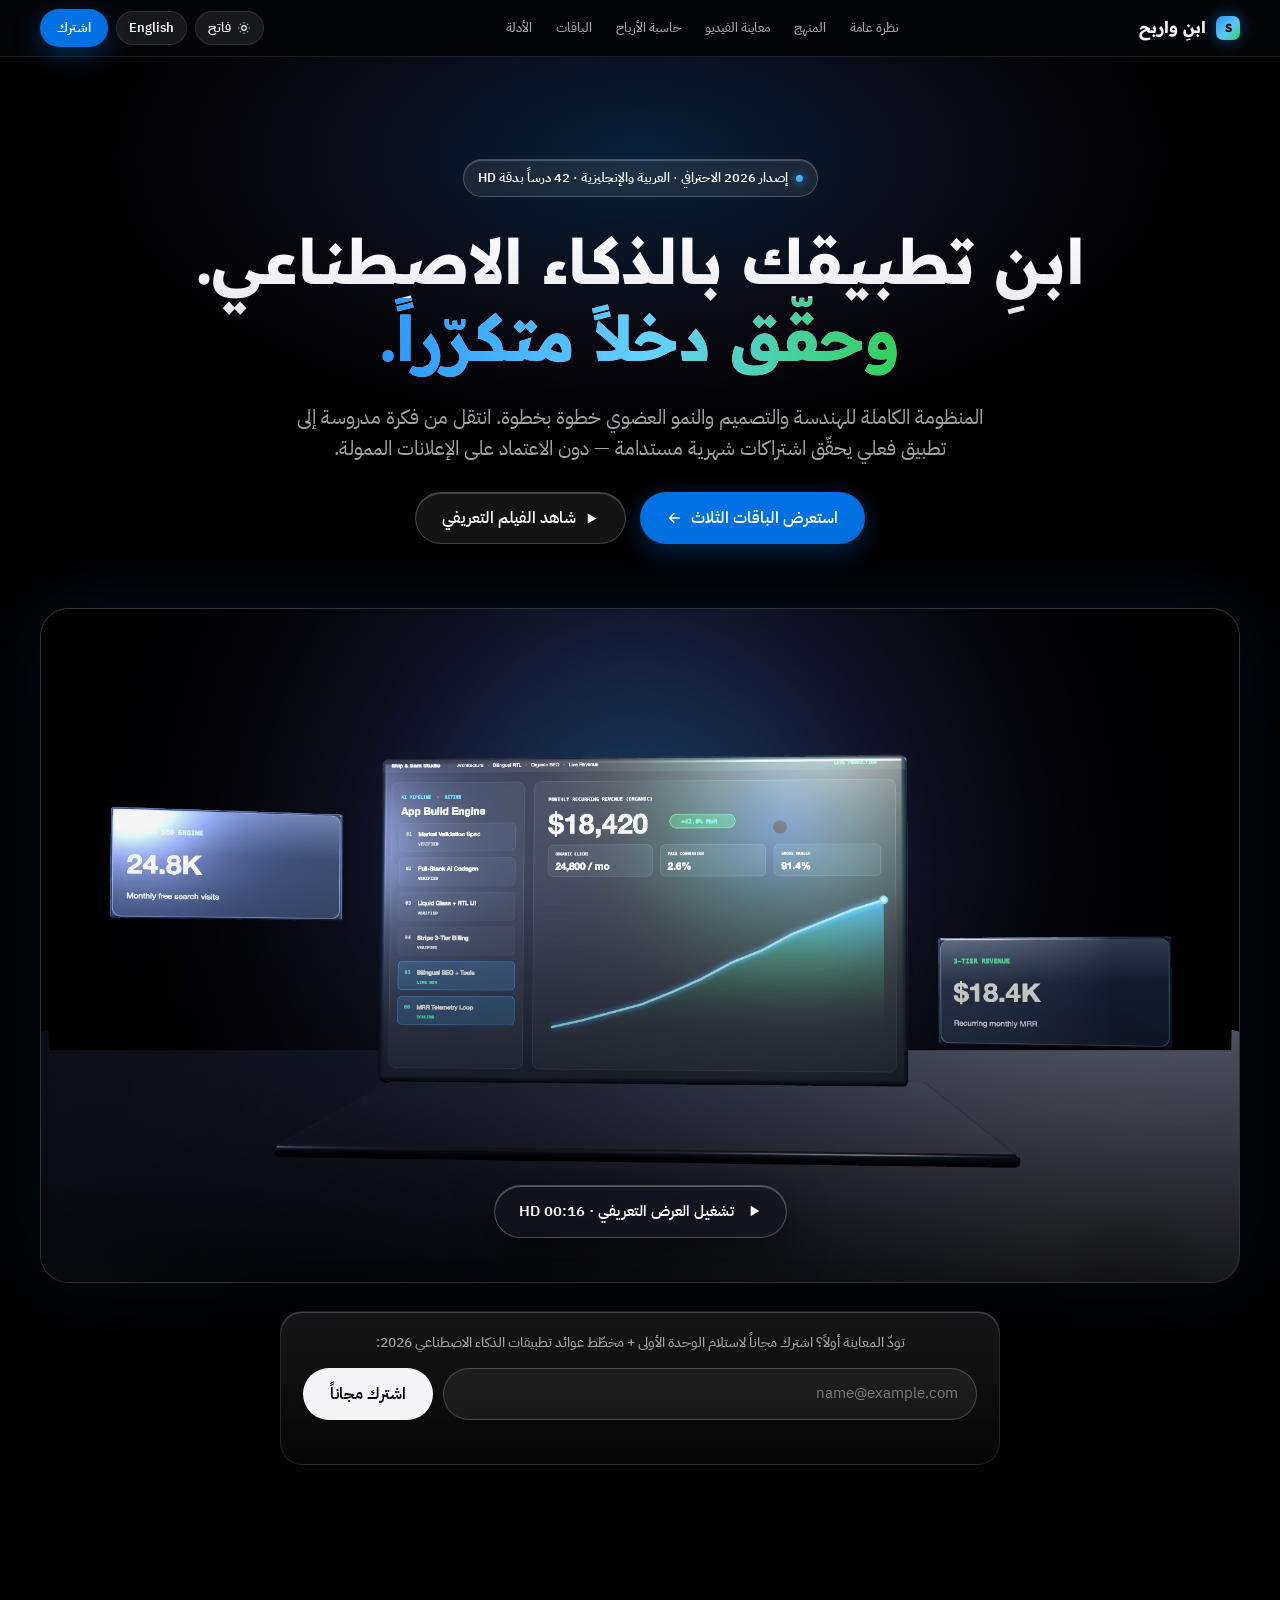
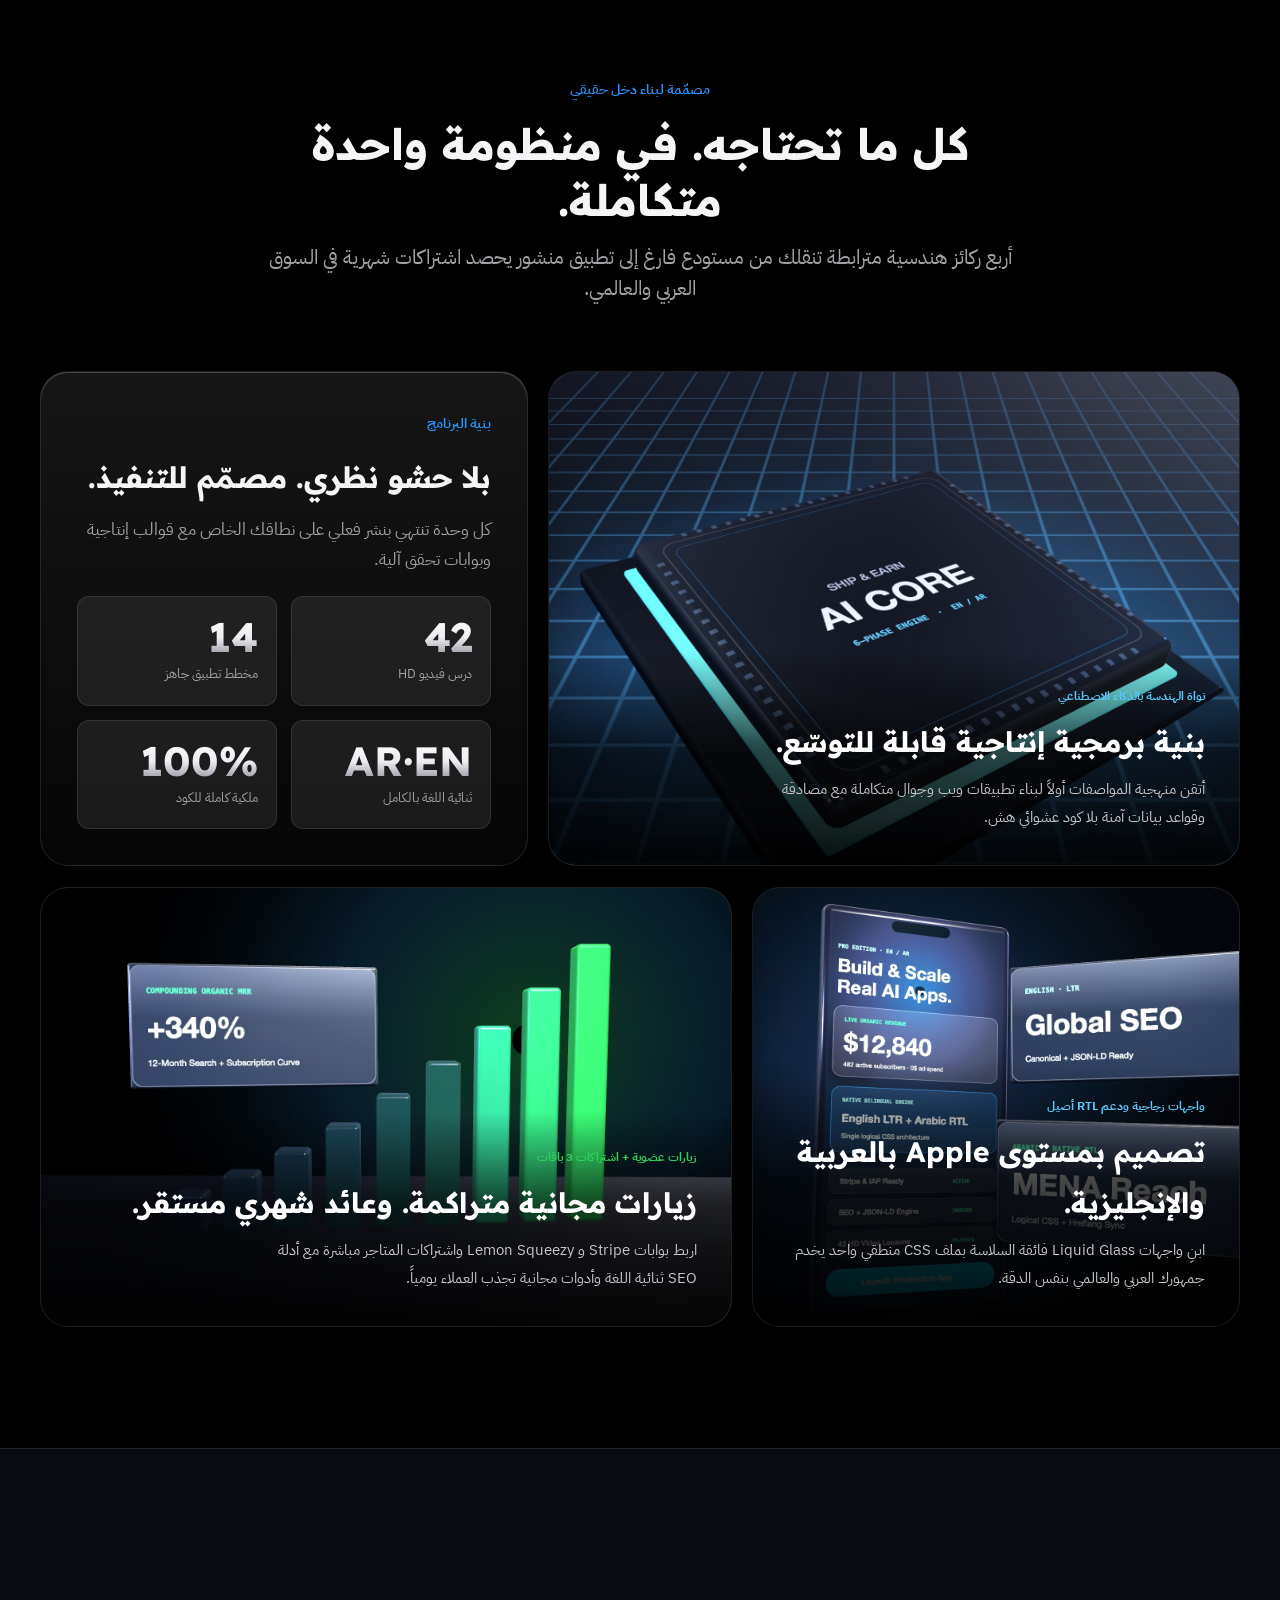
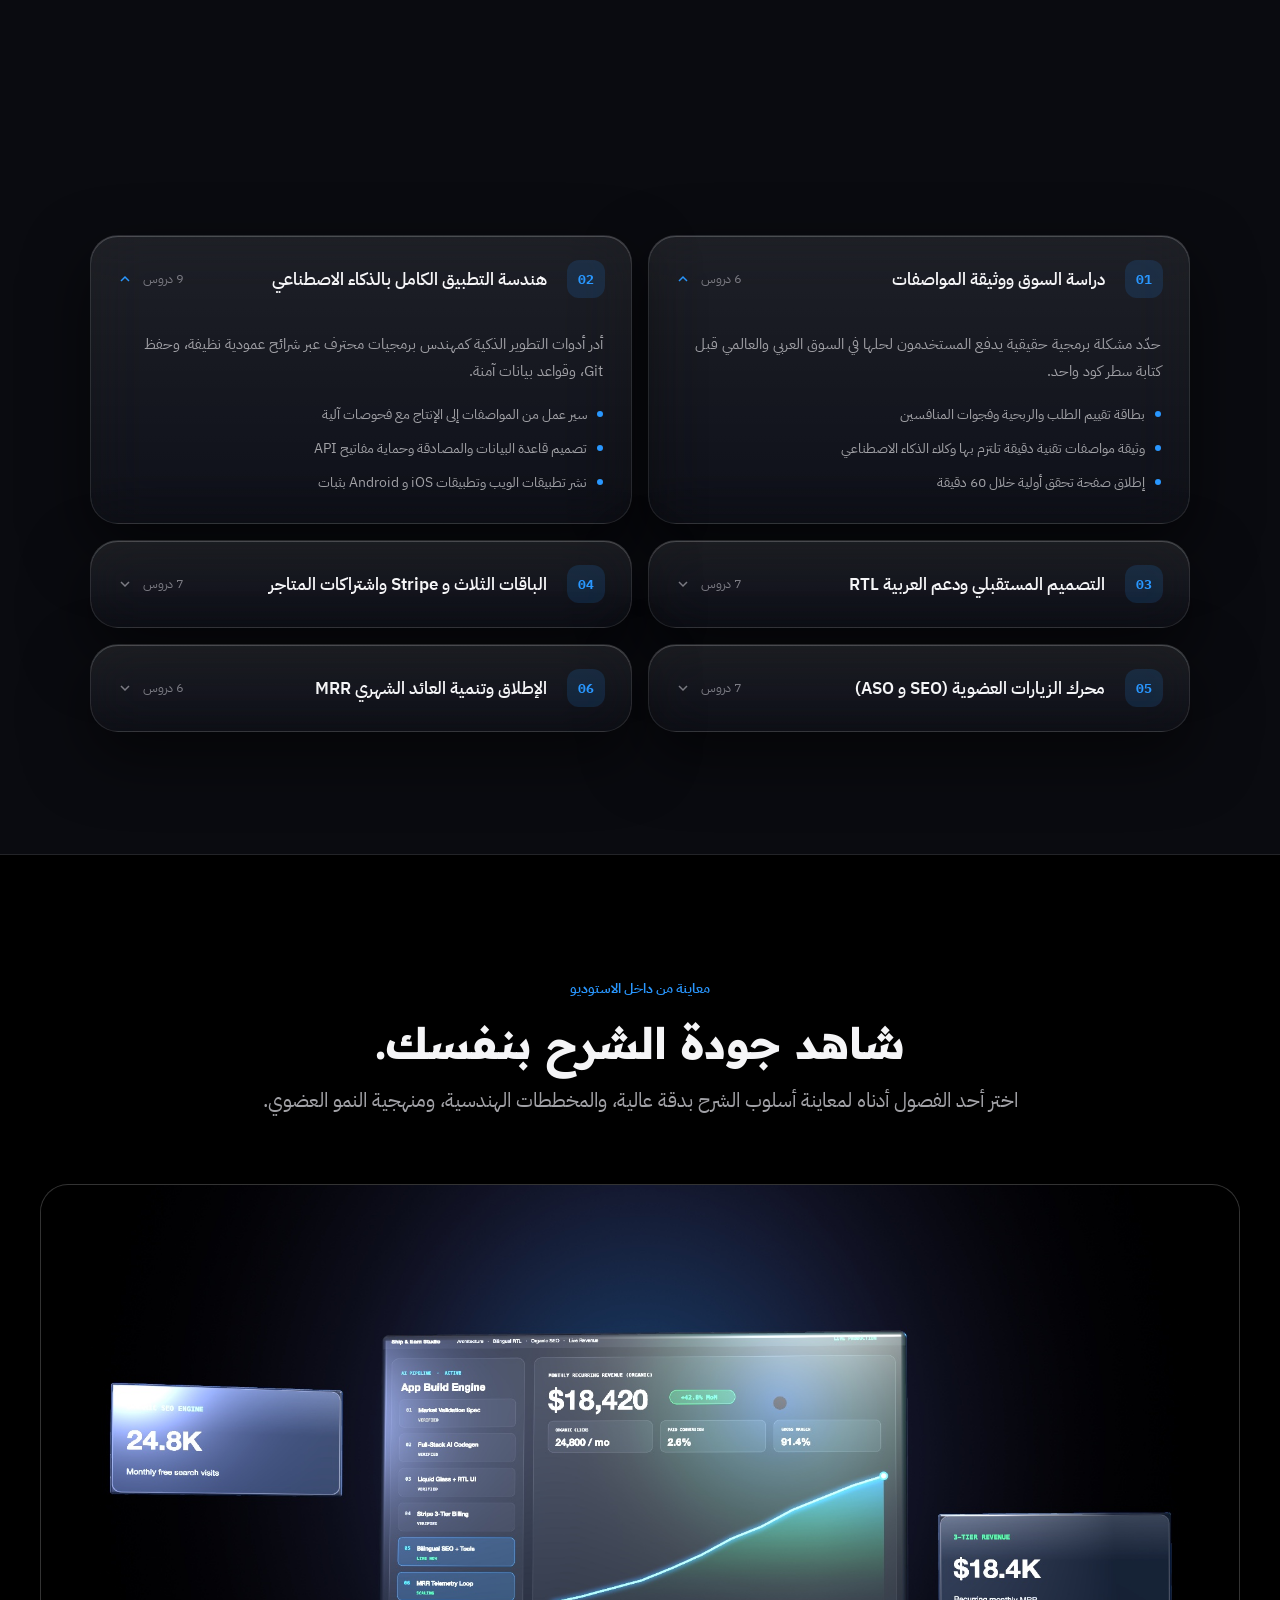
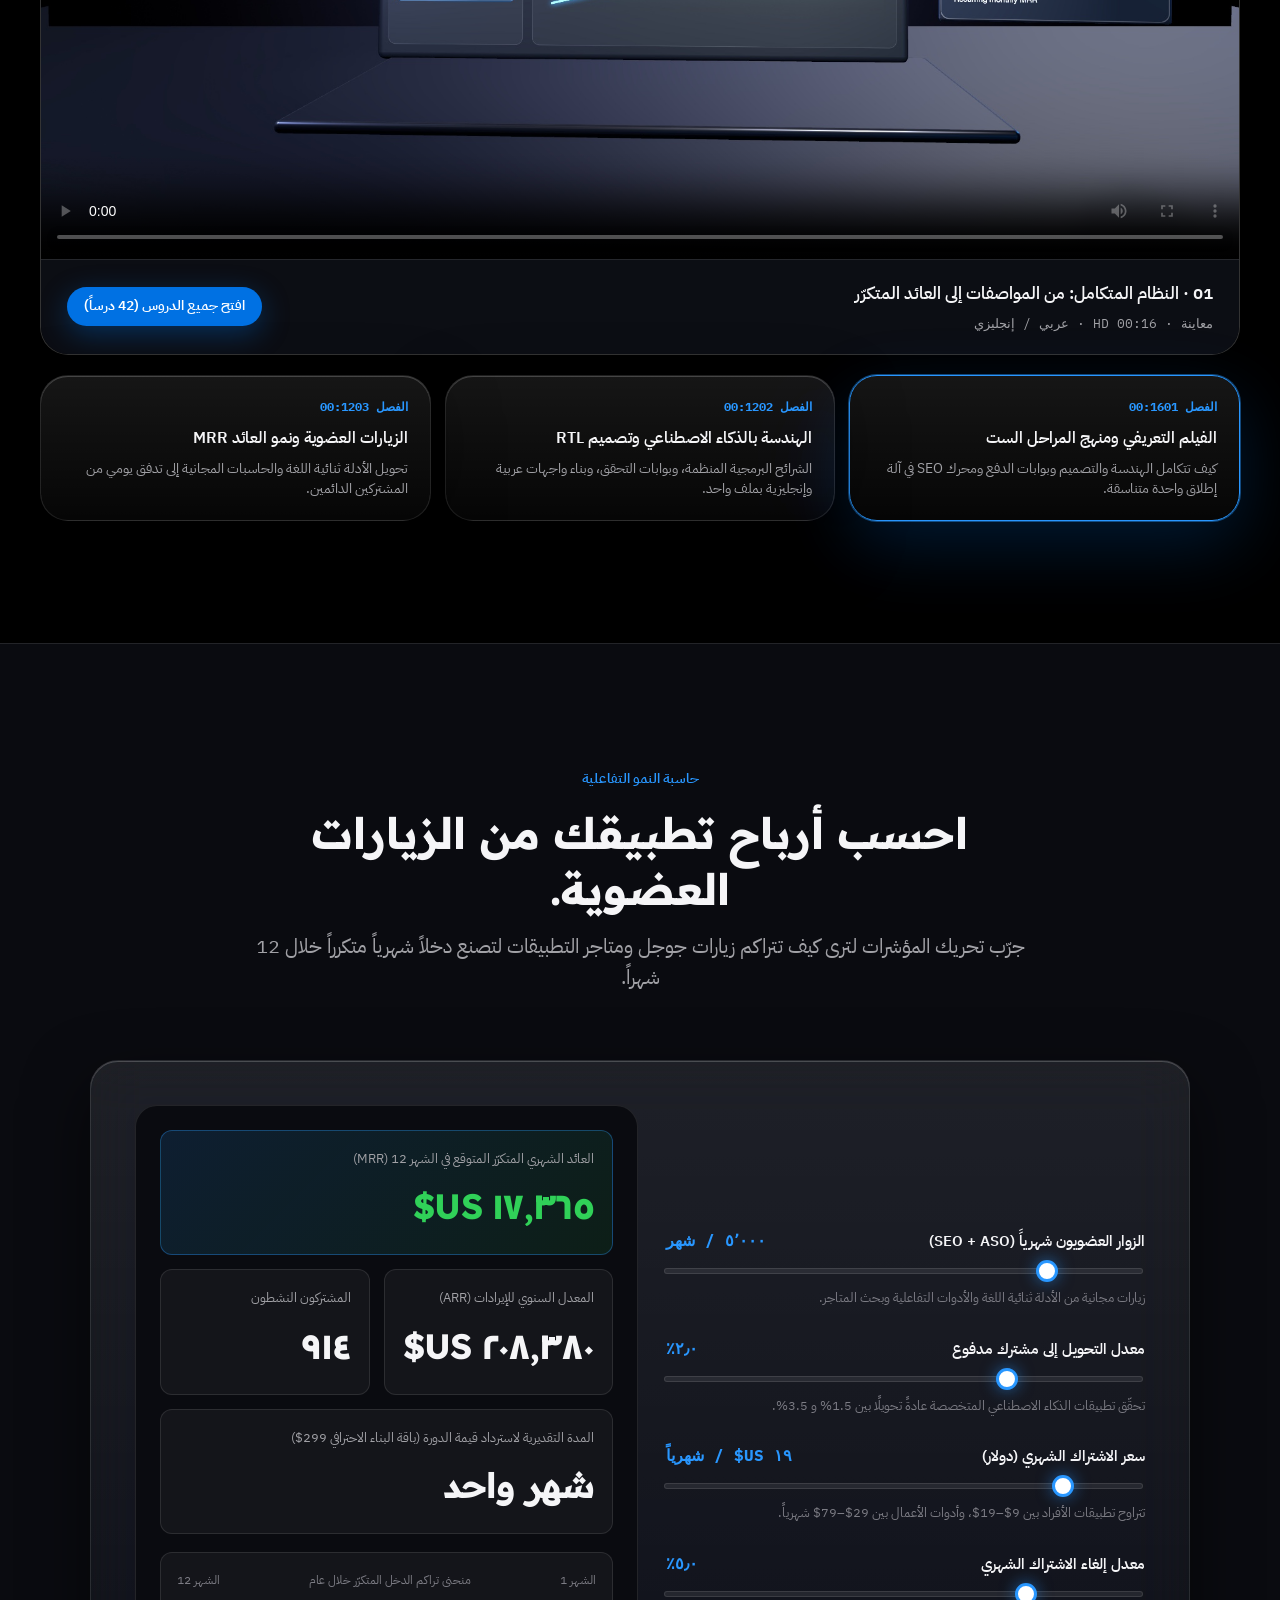
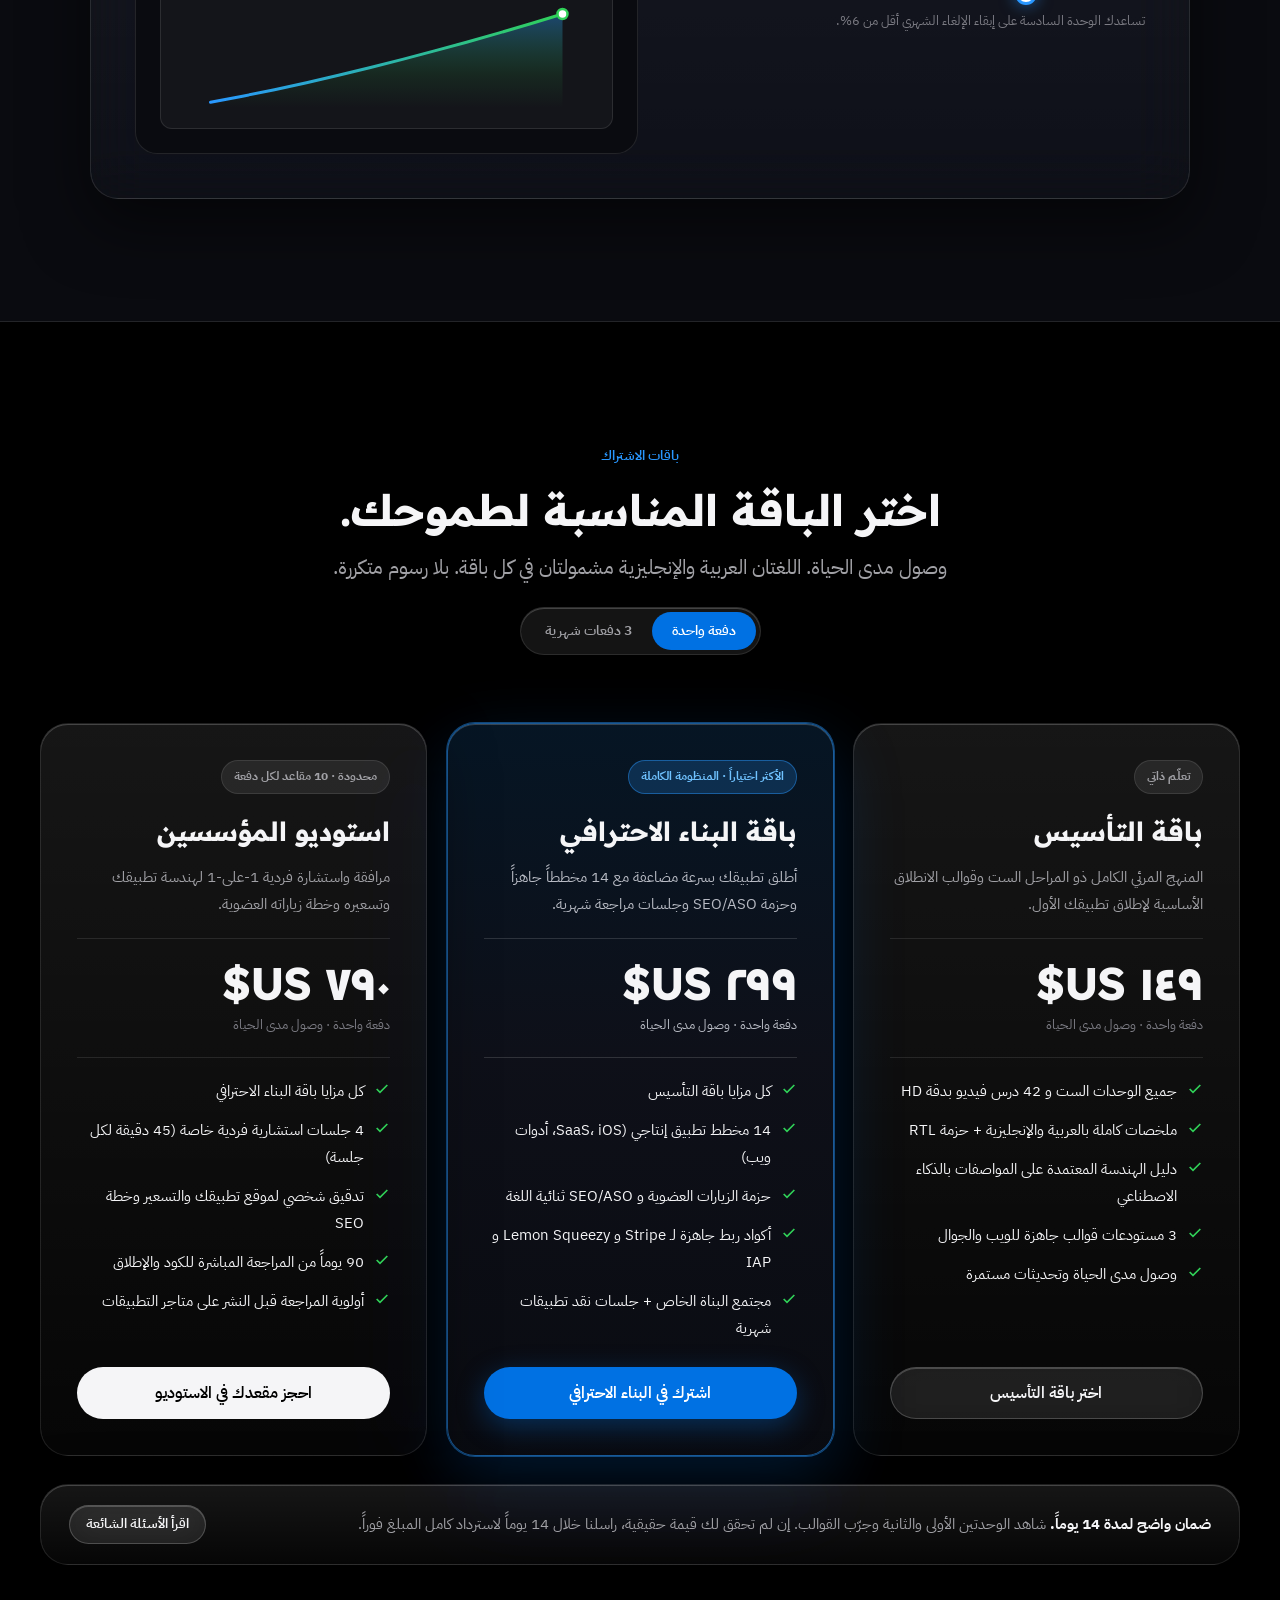
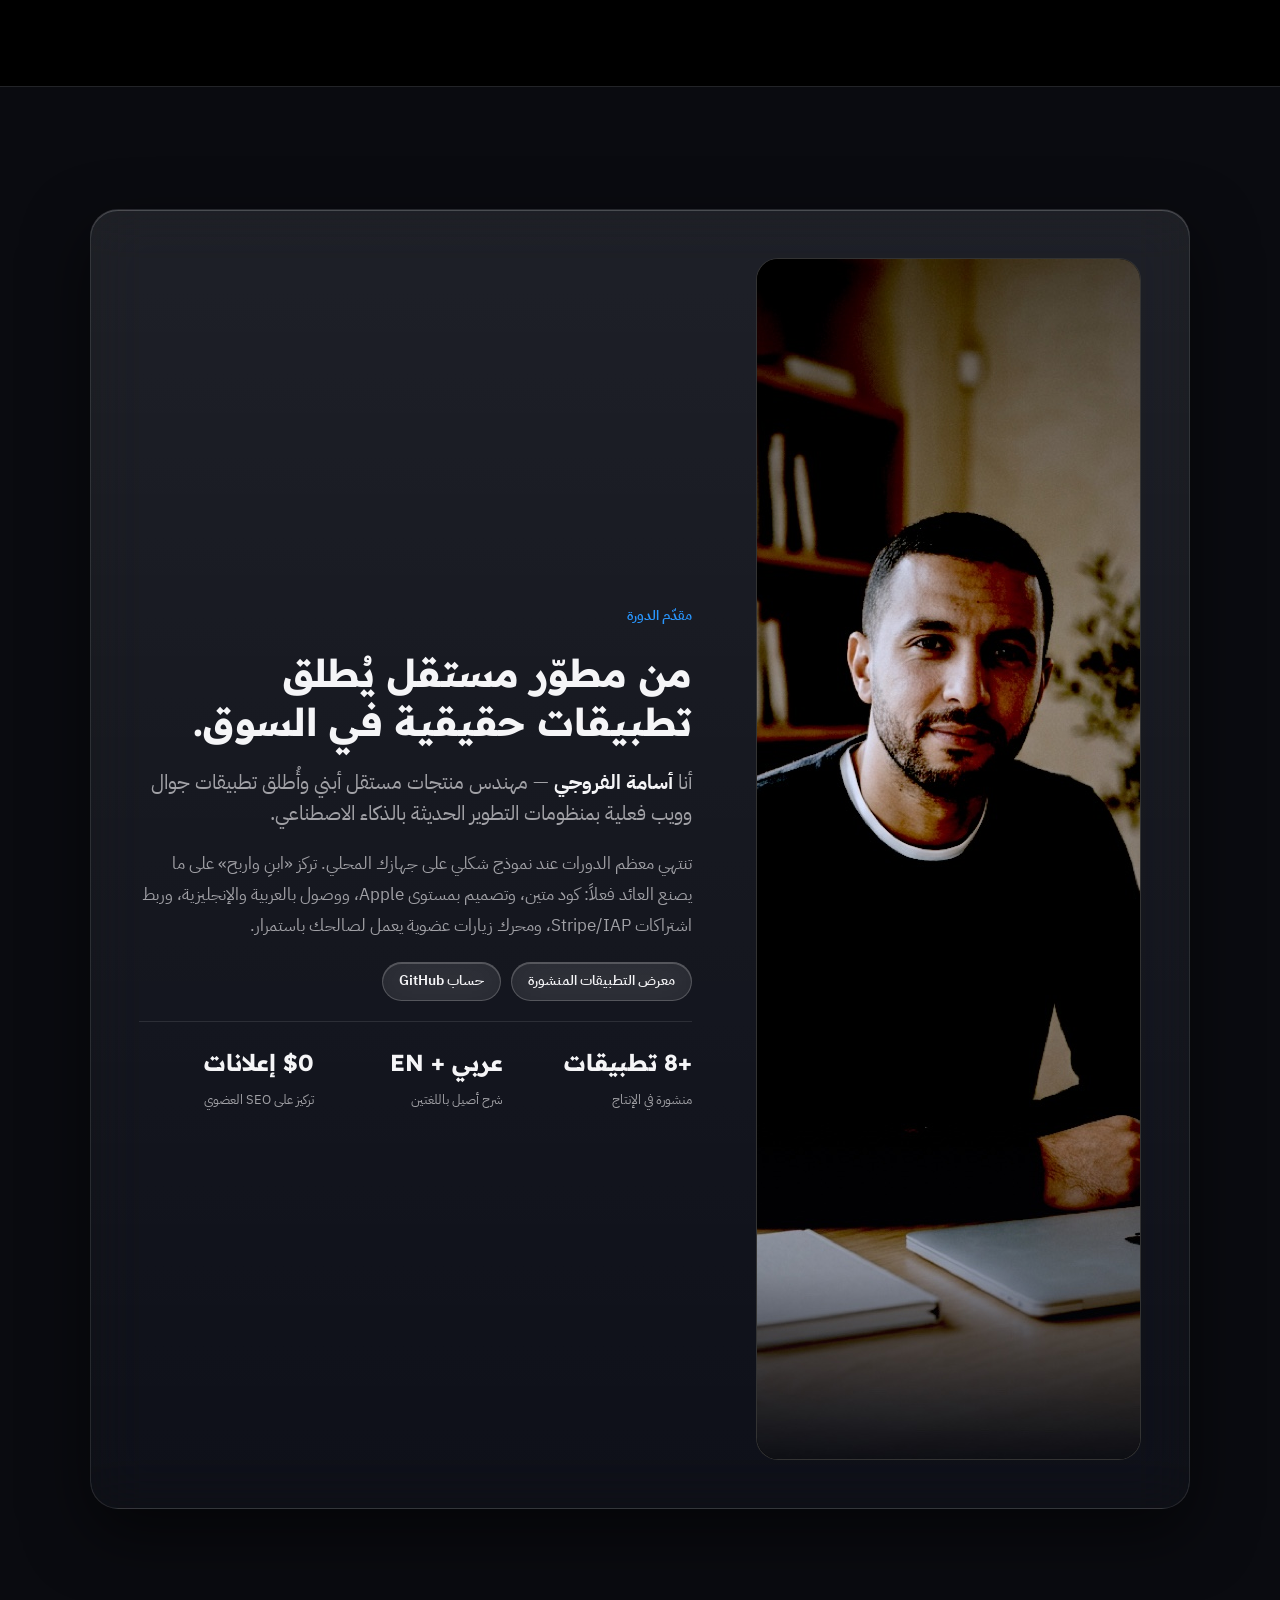
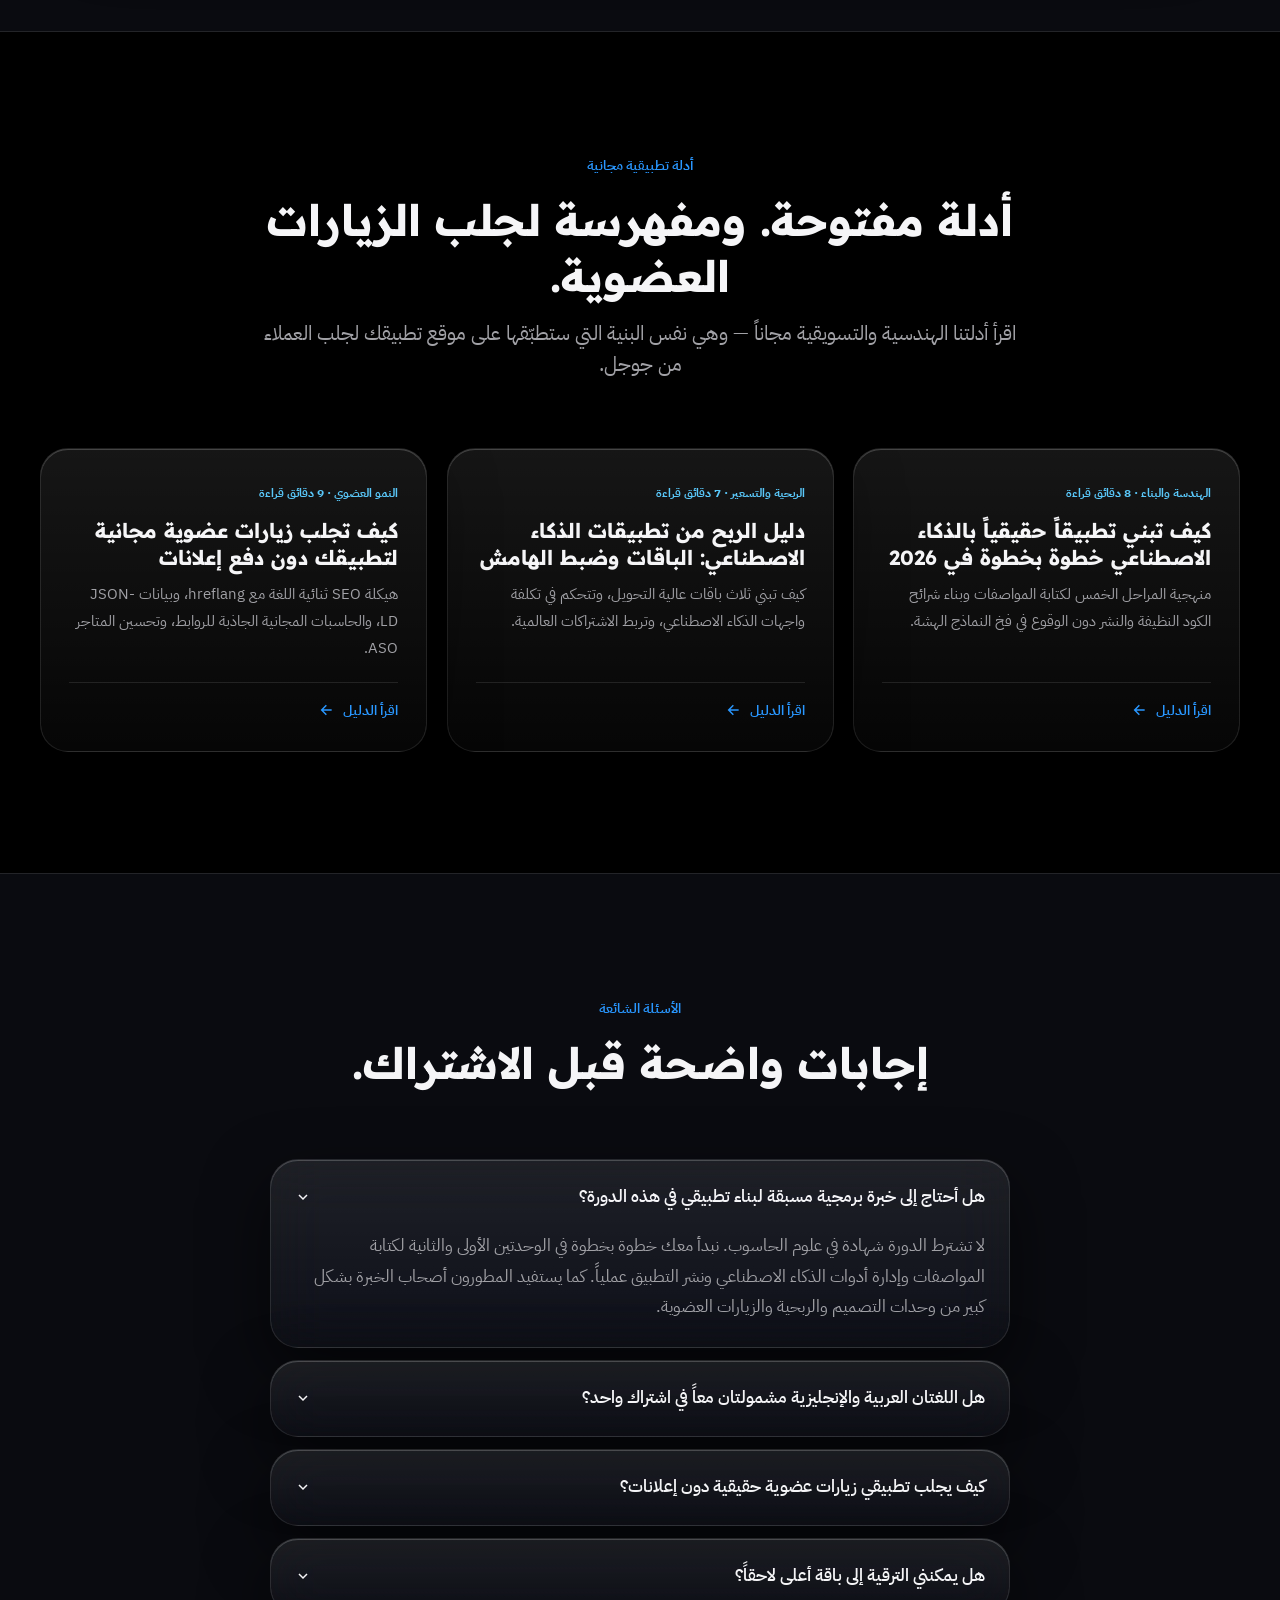
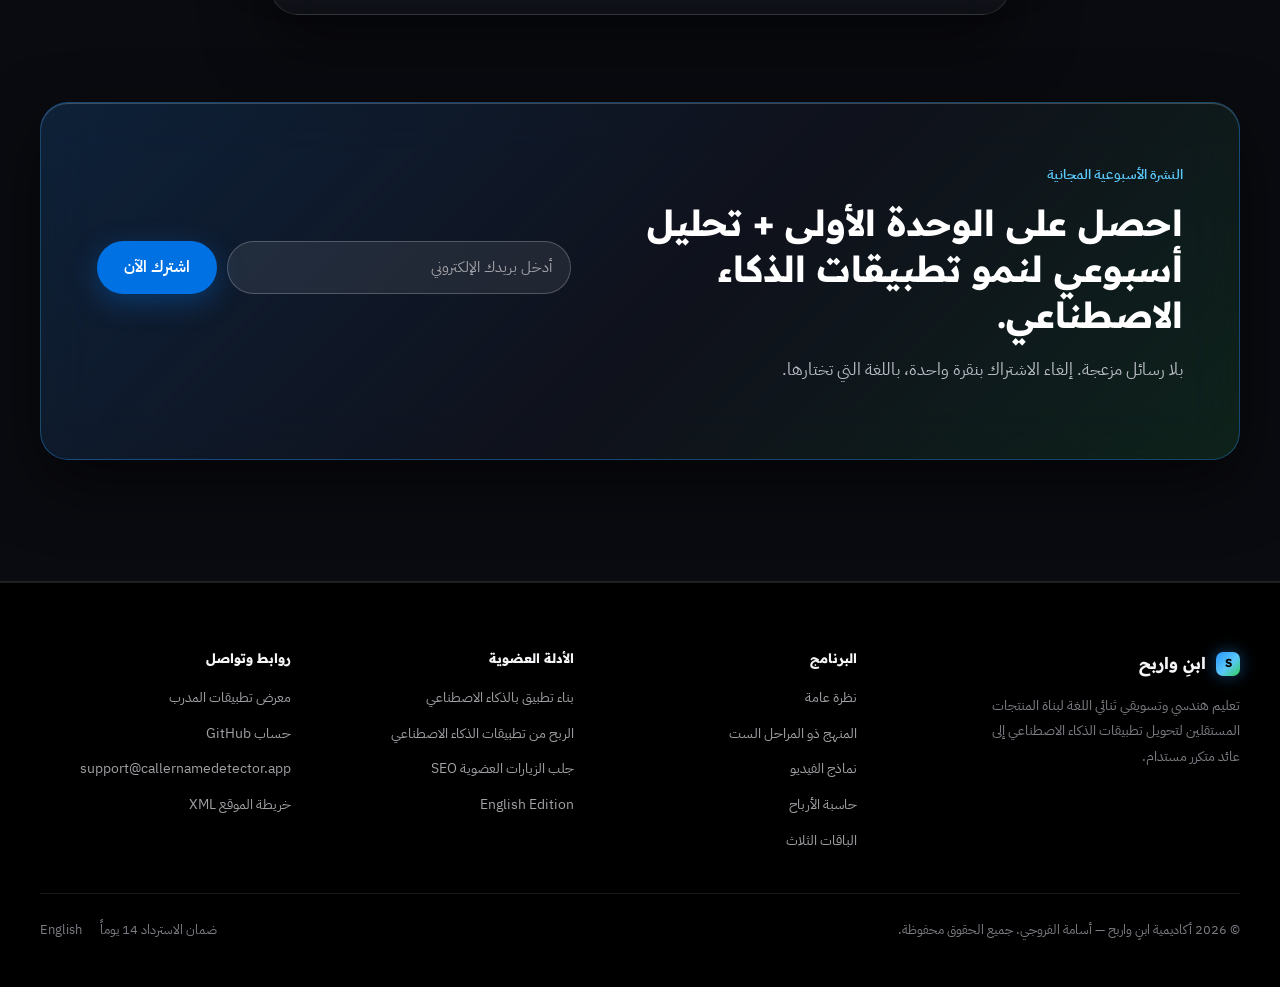
<file: ar/index.html>
<!DOCTYPE html>
<html lang="ar" dir="rtl">
<head>
  <meta charset="UTF-8">
  <meta name="viewport" content="width=device-width, initial-scale=1.0">
  <title>ابنِ واربح — دورة بناء تطبيق بالذكاء الاصطناعي وتحقيق دخل متكرّر خطوة بخطوة</title>
  <meta name="description" content="دورة عملية ثنائية اللغة (بالعربية والإنجليزية) تعلّمك خطوة بخطوة كيف تخطّط وتبني وتطلق تطبيقاً حقيقياً بالذكاء الاصطناعي وتحقّق منه عائداً شهرياً متكرراً عبر الزيارات العضوية SEO.">
  <meta name="keywords" content="بناء تطبيق بالذكاء الاصطناعي, دورة بناء تطبيقات, الربح من التطبيقات, تحقيق الدخل من الذكاء الاصطناعي, زيارات عضوية SEO, تسويق التطبيقات, دورة عربية إنجليزية">
  <meta name="author" content="أسامة الفروجي">
  <meta name="robots" content="index, follow, max-image-preview:large">
  <meta name="theme-color" content="#000000">

  <link rel="canonical" href="https://oussamaelfarrouji.github.io/ship-and-earn/ar/">
  <link rel="alternate" hreflang="ar" href="https://oussamaelfarrouji.github.io/ship-and-earn/ar/">
  <link rel="alternate" hreflang="en" href="https://oussamaelfarrouji.github.io/ship-and-earn/">
  <link rel="alternate" hreflang="x-default" href="https://oussamaelfarrouji.github.io/ship-and-earn/">
  <link rel="manifest" href="../manifest.webmanifest">

  <!-- Open Graph & Social Cards -->
  <meta property="og:type" content="website">
  <meta property="og:site_name" content="أكاديمية ابنِ واربح — Ship &amp; Earn">
  <meta property="og:title" content="ابنِ واربح — ابنِ تطبيقك بالذكاء الاصطناعي وحقّق دخلاً متكرّراً">
  <meta property="og:description" content="6 مراحل، 42 درس فيديو بدقة عالية، 14 مخطّط تطبيق جاهز للإنتاج، ومحرك زيارات عضوية ثنائي اللغة.">
  <meta property="og:url" content="https://oussamaelfarrouji.github.io/ship-and-earn/ar/">
  <meta property="og:image" content="https://oussamaelfarrouji.github.io/ship-and-earn/assets/images/hero-apple-keynote.jpg">
  <meta property="og:locale" content="ar_AR">
  <meta property="og:locale:alternate" content="en_US">
  <meta name="twitter:card" content="summary_large_image">
  <meta name="twitter:title" content="ابنِ واربح — دورة بناء تطبيق بالذكاء الاصطناعي وتحقيق الدخل خطوة بخطوة">
  <meta name="twitter:description" content="من الفكرة المدروسة إلى تطبيق فعلي وزيارات مجانية من محركات البحث وعائد اشتراكات متكرر. متاحة بالعربية والإنجليزية.">
  <meta name="twitter:image" content="https://oussamaelfarrouji.github.io/ship-and-earn/assets/images/hero-apple-keynote.jpg">

  <!-- Crisp Modern Arabic Display Typography -->
  <link rel="preconnect" href="https://fonts.googleapis.com">
  <link rel="preconnect" href="https://fonts.gstatic.com" crossorigin>
  <link href="https://fonts.googleapis.com/css2?family=IBM+Plex+Mono:wght@500;600;700&family=IBM+Plex+Sans+Arabic:wght@400;500;600;700&family=Readex+Pro:wght@500;600;700&display=swap" rel="stylesheet">
  <link rel="stylesheet" href="../assets/css/styles.css">

  <!-- Structured Data -->
  <script type="application/ld+json">
  {
    "@context": "https://schema.org",
    "@graph": [
      {
        "@type": "Organization",
        "@id": "https://oussamaelfarrouji.github.io/ship-and-earn/#organization",
        "name": "أكاديمية ابنِ واربح — Ship & Earn",
        "url": "https://oussamaelfarrouji.github.io/ship-and-earn/ar/",
        "founder": {
          "@type": "Person",
          "name": "أسامة الفروجي",
          "url": "https://oussamaelfarrouji.github.io/"
        }
      },
      {
        "@type": "Course",
        "@id": "https://oussamaelfarrouji.github.io/ship-and-earn/ar/#course",
        "name": "ابنِ واربح: دورة بناء تطبيق بالذكاء الاصطناعي وتحقيق الدخل خطوة بخطوة",
        "description": "برنامج عملي متكامل يغطي دراسة السوق، وهندسة التطبيقات بالذكاء الاصطناعي، وتصميم واجهات احترافية بالعربية والإنجليزية، وربط الدفع والاشتراكات، وجلب الزيارات العضوية من محركات البحث.",
        "provider": { "@id": "https://oussamaelfarrouji.github.io/ship-and-earn/#organization" },
        "inLanguage": ["ar", "en"],
        "educationalLevel": "مبتدئ إلى متوسط",
        "hasCourseInstance": {
          "@type": "CourseInstance",
          "courseMode": "online",
          "courseWorkload": "PT28H"
        },
        "offers": [
          { "@type": "Offer", "name": "باقة التأسيس", "price": "149", "priceCurrency": "USD", "availability": "https://schema.org/InStock", "url": "https://oussamaelfarrouji.github.io/ship-and-earn/ar/#packages" },
          { "@type": "Offer", "name": "باقة البناء الاحترافي", "price": "299", "priceCurrency": "USD", "availability": "https://schema.org/InStock", "url": "https://oussamaelfarrouji.github.io/ship-and-earn/ar/#packages" },
          { "@type": "Offer", "name": "استوديو المؤسسين", "price": "790", "priceCurrency": "USD", "availability": "https://schema.org/LimitedAvailability", "url": "https://oussamaelfarrouji.github.io/ship-and-earn/ar/#packages" }
        ]
      },
      {
        "@type": "VideoObject",
        "name": "العرض التعريفي لدورة ابنِ واربح — من المواصفات إلى تطبيق مدرّ للدخل",
        "description": "جولة سريعة داخل المنهج المكوّن من 6 مراحل لبناء تطبيق حقيقي بالذكاء الاصطناعي وتوليد زيارات عضوية وإيرادات متكررة.",
        "thumbnailUrl": "https://oussamaelfarrouji.github.io/ship-and-earn/assets/images/hero-apple-keynote.jpg",
        "uploadDate": "2026-11-19T00:00:00Z",
        "duration": "PT16S",
        "contentUrl": "https://oussamaelfarrouji.github.io/ship-and-earn/assets/videos/course-trailer.mp4"
      },
      {
        "@type": "FAQPage",
        "mainEntity": [
          {
            "@type": "Question",
            "name": "هل أحتاج إلى خبرة برمجية مسبقة لبناء تطبيق بالذكاء الاصطناعي في هذه الدورة؟",
            "acceptedAnswer": { "@type": "Answer", "text": "لا تحتاج إلى شهادة في علوم الحاسوب. نبدأ معك من الصفر لإعداد بيئة التطوير بالذكاء الاصطناعي، وفهم بنية الكود، ونشر تطبيق ويب أو هاتف فعلي خطوة بخطوة." }
          },
          {
            "@type": "Question",
            "name": "هل الدورة متاحة بالكامل باللغتين العربية والإنجليزية؟",
            "acceptedAnswer": { "@type": "Answer", "text": "نعم. اشتراك واحد يمنحك الوصول الكامل إلى المحتوى والملخصات وقوالب الواجهات ثنائية الاتجاه RTL/LTR باللغتين العربية والإنجليزية." }
          },
          {
            "@type": "Question",
            "name": "كيف يجلب تطبيقي زيارات عضوية مجانية دون إعلانات؟",
            "acceptedAnswer": { "@type": "Answer", "text": "تغطي الوحدة الخامسة محرك الزيارات العضوية بالكامل: هيكلة SEO ثنائية اللغة مع hreflang و JSON-LD، وبناء حاسبات مجانية تجذب الروابط الطبيعية، وتحسين متاجر التطبيقات ASO." }
          }
        ]
      }
    ]
  }
  </script>
</head>
<body>
  <a class="skip-link" href="#main-content">انتقل إلى المحتوى الرئيسي</a>

  <!-- Ultra-Slim Apple Frosted Global Header -->
  <header class="site-header">
    <div class="container container--wide header-inner">
      <a class="brand" href="./" aria-label="الرئيسية — ابنِ واربح">
        <span class="brand-orb" aria-hidden="true">S</span>
        <span>ابنِ واربح</span>
      </a>

      <nav class="site-nav" aria-label="التنقل الرئيسي">
        <a href="#overview">نظرة عامة</a>
        <a href="#curriculum">المنهج</a>
        <a href="#videos">معاينة الفيديو</a>
        <a href="#simulator">حاسبة الأرباح</a>
        <a href="#packages">الباقات</a>
        <a href="#guides">الأدلة</a>
      </nav>

      <div class="header-actions">
        <button id="theme-toggle" class="icon-pill-btn" type="button" aria-label="تبديل المظهر الداكن أو الفاتح" aria-pressed="false">
          <svg width="14" height="14" viewBox="0 0 24 24" fill="none" stroke="currentColor" stroke-width="2" aria-hidden="true">
            <circle cx="12" cy="12" r="4"></circle>
            <path d="M12 2v2M12 20v2M4.93 4.93l1.41 1.41M17.66 17.66l1.41 1.41M2 12h2M20 12h2M4.93 19.07l1.41-1.41M17.66 6.34l1.41-1.41"></path>
          </svg>
          <span data-theme-label>فاتح</span>
        </button>

        <a class="icon-pill-btn" href="../" data-lang-switch="en" hreflang="en" lang="en" aria-label="Switch to English">
          <span>English</span>
        </a>

        <a class="btn btn--primary btn--sm header-cta-desktop" href="#packages">اشترك</a>

        <button id="mobile-menu-btn" class="mobile-menu-btn" type="button" aria-label="فتح القائمة" aria-expanded="false" aria-controls="mobile-nav">
          <svg width="18" height="18" viewBox="0 0 24 24" fill="none" stroke="currentColor" stroke-width="2" aria-hidden="true">
            <line x1="4" y1="8" x2="20" y2="8"></line>
            <line x1="4" y1="16" x2="20" y2="16"></line>
          </svg>
        </button>
      </div>
    </div>

    <nav id="mobile-nav" class="mobile-nav" aria-label="قائمة الجوال">
      <div class="container mobile-nav-list">
        <a href="#overview">نظرة عامة</a>
        <a href="#curriculum">المنهج التفصيلي</a>
        <a href="#videos">نماذج الفيديو</a>
        <a href="#simulator">حاسبة الأرباح</a>
        <a href="#packages">الباقات الثلاث</a>
        <a href="#guides">أدلة SEO المجانية</a>
        <a href="#faq">الأسئلة الشائعة</a>
      </div>
    </nav>
  </header>

  <main id="main-content">
    <!-- Monumental Centered Apple Keynote Hero -->
    <section class="hero">
      <div class="container container--wide">
        <div class="hero-center">
          <span class="keynote-badge">
            <span class="badge-dot" aria-hidden="true"></span>
            <span>إصدار 2026 الاحترافي · العربية والإنجليزية · 42 درساً بدقة HD</span>
          </span>

          <h1 class="hero-title">
            ابنِ تطبيقك بالذكاء الاصطناعي.<br>
            <span class="hero-title-accent">وحقّق دخلاً متكرّراً.</span>
          </h1>

          <p class="lead" style="max-width: 58ch;">
            المنظومة الكاملة للهندسة والتصميم والنمو العضوي خطوة بخطوة. انتقل من فكرة مدروسة إلى تطبيق فعلي يحقّق اشتراكات شهرية مستدامة — دون الاعتماد على الإعلانات الممولة.
          </p>

          <div class="hero-cta-row">
            <a class="btn btn--primary" href="#packages">
              <span>استعرض الباقات الثلاث</span>
              <svg class="icon-directional" width="16" height="16" viewBox="0 0 24 24" fill="none" stroke="currentColor" stroke-width="2.2" aria-hidden="true">
                <path d="M5 12h14M13 5l7 7-7 7"></path>
              </svg>
            </a>
            <a class="btn btn--glass" href="#videos">
              <svg width="15" height="15" viewBox="0 0 24 24" fill="currentColor" aria-hidden="true">
                <polygon points="6 4 20 12 6 20 6 4"></polygon>
              </svg>
              <span>شاهد الفيلم التعريفي</span>
            </a>
          </div>
        </div>

        <!-- Full-Bleed 3D Hardware & Keynote Video Stage -->
        <div class="hero-stage-wrap">
          <div class="keynote-stage">
            <video id="hero-trailer-video" preload="metadata" playsinline poster="../assets/images/hero-apple-keynote.jpg" aria-label="الفيديو التعريفي لدورة ابنِ واربح">
              <source src="../assets/videos/course-trailer.mp4" type="video/mp4">
            </video>
            <button id="hero-trailer-play" class="stage-play-overlay" type="button" aria-label="تشغيل العرض التعريفي للدورة">
              <span class="liquid-play-pill">
                <svg width="16" height="16" viewBox="0 0 24 24" fill="currentColor" aria-hidden="true">
                  <polygon points="7 4 20 12 7 20 7 4"></polygon>
                </svg>
                <span>تشغيل العرض التعريفي · 00:16 HD</span>
              </span>
            </button>
          </div>

          <!-- VisionOS Floating Subscribe Ornament -->
          <div class="hero-dock">
            <label class="hero-dock-label" for="hero-email">
              تودّ المعاينة أولاً؟ اشترك مجاناً لاستلام الوحدة الأولى + مخطّط عوائد تطبيقات الذكاء الاصطناعي 2026:
            </label>
            <form class="subscribe-inline-form" data-subscribe-form="hero-ar" novalidate>
              <input id="hero-email" class="input-field" type="email" name="email" autocomplete="email" placeholder="name@example.com" required>
              <button class="btn btn--white" type="submit">اشترك مجاناً</button>
            </form>
            <div class="form-status" role="status" aria-live="polite"></div>
          </div>
        </div>
      </div>
    </section>

    <!-- 01. Apple Signature Bento Grid -->
    <section id="overview" class="section">
      <div class="container container--wide">
        <div class="section-head-center reveal">
          <span class="eyebrow">مصمّمة لبناء دخل حقيقي</span>
          <h2 class="section-title">كل ما تحتاجه. في منظومة واحدة متكاملة.</h2>
          <p class="lead">أربع ركائز هندسية مترابطة تنقلك من مستودع فارغ إلى تطبيق منشور يحصد اشتراكات شهرية في السوق العربي والعالمي.</p>
        </div>

        <div class="bento-grid">
          <article class="glass-card bento-tile bento-tile--span7 bento-tile--media reveal">
            <img class="bento-media-img" src="../assets/images/bento-chip-engine.jpg" alt="مجسّم ثلاثي الأبعاد لمعالج AI Core يرمز لهندسة التطبيقات النظيفة بالذكاء الاصطناعي" loading="lazy" width="1600" height="1100">
            <div class="bento-media-scrim">
              <span class="bento-kicker">نواة الهندسة بالذكاء الاصطناعي</span>
              <h3>بنية برمجية إنتاجية قابلة للتوسّع.</h3>
              <p>أتقن منهجية المواصفات أولاً لبناء تطبيقات ويب وجوال متكاملة مع مصادقة وقواعد بيانات آمنة بلا كود عشوائي هش.</p>
            </div>
          </article>

          <article class="glass-card bento-tile bento-tile--span5 reveal">
            <div>
              <span class="eyebrow">بنية البرنامج</span>
              <h3 style="font-size: clamp(1.5rem, 2.3vw, 2rem); margin-block: 12px 10px;">بلا حشو نظري. مصمّم للتنفيذ.</h3>
              <p style="color: var(--text-secondary); margin: 0;">كل وحدة تنتهي بنشر فعلي على نطاقك الخاص مع قوالب إنتاجية وبوابات تحقق آلية.</p>
            </div>
            <div class="bento-stat-grid">
              <div class="bento-mini-stat">
                <div class="bento-mini-num">42</div>
                <div class="bento-mini-label">درس فيديو HD</div>
              </div>
              <div class="bento-mini-stat">
                <div class="bento-mini-num">14</div>
                <div class="bento-mini-label">مخطط تطبيق جاهز</div>
              </div>
              <div class="bento-mini-stat">
                <div class="bento-mini-num">AR·EN</div>
                <div class="bento-mini-label">ثنائية اللغة بالكامل</div>
              </div>
              <div class="bento-mini-stat">
                <div class="bento-mini-num">100%</div>
                <div class="bento-mini-label">ملكية كاملة للكود</div>
              </div>
            </div>
          </article>

          <article class="glass-card bento-tile bento-tile--span5 bento-tile--media reveal">
            <img class="bento-media-img" src="../assets/images/bento-spatial-ui.jpg" alt="هاتف تيتانيوم ثلاثي الأبعاد مع بطاقات زجاجية طافية للغتين العربية والإنجليزية" loading="lazy" width="1600" height="1100">
            <div class="bento-media-scrim">
              <span class="bento-kicker">واجهات زجاجية ودعم RTL أصيل</span>
              <h3>تصميم بمستوى Apple بالعربية والإنجليزية.</h3>
              <p>ابنِ واجهات Liquid Glass فائقة السلاسة بملف CSS منطقي واحد يخدم جمهورك العربي والعالمي بنفس الدقة.</p>
            </div>
          </article>

          <article class="glass-card bento-tile bento-tile--span7 bento-tile--media reveal">
            <img class="bento-media-img" src="../assets/images/bento-revenue-core.jpg" alt="أعمدة ثلاثية الأبعاد متصاعدة تعبّر عن نمو العوائد الشهرية والزيارات العضوية" loading="lazy" width="1600" height="1100">
            <div class="bento-media-scrim">
              <span class="bento-kicker" style="color: var(--accent-green);">زيارات عضوية + اشتراكات 3 باقات</span>
              <h3>زيارات مجانية متراكمة. وعائد شهري مستقر.</h3>
              <p>اربط بوابات Stripe و Lemon Squeezy واشتراكات المتاجر مباشرة مع أدلة SEO ثنائية اللغة وأدوات مجانية تجذب العملاء يومياً.</p>
            </div>
          </article>
        </div>
      </div>
    </section>

    <!-- 02. Step-by-Step Curriculum -->
    <section id="curriculum" class="section section--alt">
      <div class="container">
        <div class="section-head-center reveal">
          <span class="eyebrow">المنهج خطوة بخطوة</span>
          <h2 class="section-title">ست مراحل دقيقة. من الصفر إلى الإيراد.</h2>
          <p class="lead">اضغط على أي مرحلة لاستعراض الدروس التفصيلية والمخرجات الفعلية التي ستبنيها وتنشرها بنفسك.</p>
        </div>

        <div class="phase-grid">
          <div class="glass-card phase-card reveal">
            <button class="phase-trigger" type="button" aria-expanded="true" aria-controls="phase-1">
              <span class="phase-num">01</span>
              <span class="phase-title">دراسة السوق ووثيقة المواصفات</span>
              <span class="phase-meta"><span>6 دروس</span><svg class="phase-chevron" width="16" height="16" viewBox="0 0 24 24" fill="none" stroke="currentColor" stroke-width="2.2" aria-hidden="true"><polyline points="6 9 12 15 18 9"></polyline></svg></span>
            </button>
            <div id="phase-1" class="phase-panel">
              <p>حدّد مشكلة برمجية حقيقية يدفع المستخدمون لحلها في السوق العربي والعالمي قبل كتابة سطر كود واحد.</p>
              <ul class="phase-deliverables">
                <li>بطاقة تقييم الطلب والربحية وفجوات المنافسين</li>
                <li>وثيقة مواصفات تقنية دقيقة تلتزم بها وكلاء الذكاء الاصطناعي</li>
                <li>إطلاق صفحة تحقق أولية خلال 60 دقيقة</li>
              </ul>
            </div>
          </div>

          <div class="glass-card phase-card reveal">
            <button class="phase-trigger" type="button" aria-expanded="true" aria-controls="phase-2">
              <span class="phase-num">02</span>
              <span class="phase-title">هندسة التطبيق الكامل بالذكاء الاصطناعي</span>
              <span class="phase-meta"><span>9 دروس</span><svg class="phase-chevron" width="16" height="16" viewBox="0 0 24 24" fill="none" stroke="currentColor" stroke-width="2.2" aria-hidden="true"><polyline points="6 9 12 15 18 9"></polyline></svg></span>
            </button>
            <div id="phase-2" class="phase-panel">
              <p>أدر أدوات التطوير الذكية كمهندس برمجيات محترف عبر شرائح عمودية نظيفة، وحفظ Git، وقواعد بيانات آمنة.</p>
              <ul class="phase-deliverables">
                <li>سير عمل من المواصفات إلى الإنتاج مع فحوصات آلية</li>
                <li>تصميم قاعدة البيانات والمصادقة وحماية مفاتيح API</li>
                <li>نشر تطبيقات الويب وتطبيقات iOS و Android بثبات</li>
              </ul>
            </div>
          </div>

          <div class="glass-card phase-card reveal">
            <button class="phase-trigger" type="button" aria-expanded="false" aria-controls="phase-3">
              <span class="phase-num">03</span>
              <span class="phase-title">التصميم المستقبلي ودعم العربية RTL</span>
              <span class="phase-meta"><span>7 دروس</span><svg class="phase-chevron" width="16" height="16" viewBox="0 0 24 24" fill="none" stroke="currentColor" stroke-width="2.2" aria-hidden="true"><polyline points="6 9 12 15 18 9"></polyline></svg></span>
            </button>
            <div id="phase-3" class="phase-panel" hidden>
              <p>اكسب ثقة العميل من الثانية الأولى بواجهات Liquid Glass، والمظهر الداكن/الفاتح، والتوافق الكامل مع العربية والإنجليزية.</p>
              <ul class="phase-deliverables">
                <li>طباعة متقنة، زجاج ضوئي، وتخطيطات Bento احترافية</li>
                <li>ملف CSS منطقي واحد يخدم الاتجاهين RTL و LTR</li>
                <li>تباين WCAG AA وحركة سلسة وسرعة تحميل فائقة</li>
              </ul>
            </div>
          </div>

          <div class="glass-card phase-card reveal">
            <button class="phase-trigger" type="button" aria-expanded="false" aria-controls="phase-4">
              <span class="phase-num">04</span>
              <span class="phase-title">الباقات الثلاث و Stripe واشتراكات المتاجر</span>
              <span class="phase-meta"><span>7 دروس</span><svg class="phase-chevron" width="16" height="16" viewBox="0 0 24 24" fill="none" stroke="currentColor" stroke-width="2.2" aria-hidden="true"><polyline points="6 9 12 15 18 9"></polyline></svg></span>
            </button>
            <div id="phase-4" class="phase-panel" hidden>
              <p>حوّل الزوار المجانيين إلى مشتركين يدفعون شهرياً مع حماية هامش ربح يتجاوز 80% أمام تكاليف نماذج الذكاء الاصطناعي.</p>
              <ul class="phase-deliverables">
                <li>هندسة التسعير ثلاثي الباقات وخيارات التقسيط</li>
                <li>أكواد جاهزة لـ Stripe و Lemon Squeezy و App Store IAP</li>
                <li>تحسين جدار الدفع واستعادة المدفوعات المتعثرة</li>
              </ul>
            </div>
          </div>

          <div class="glass-card phase-card reveal">
            <button class="phase-trigger" type="button" aria-expanded="false" aria-controls="phase-5">
              <span class="phase-num">05</span>
              <span class="phase-title">محرك الزيارات العضوية (SEO و ASO)</span>
              <span class="phase-meta"><span>7 دروس</span><svg class="phase-chevron" width="16" height="16" viewBox="0 0 24 24" fill="none" stroke="currentColor" stroke-width="2.2" aria-hidden="true"><polyline points="6 9 12 15 18 9"></polyline></svg></span>
            </button>
            <div id="phase-5" class="phase-panel" hidden>
              <p>ادمج قنوات الاستحواذ العضوي في صلب موقعك ليجلب لك جوجل ومتاجر التطبيقات عملاء جدداً كل يوم مجاناً.</p>
              <ul class="phase-deliverables">
                <li>بنية SEO ثنائية اللغة مع hreflang و JSON-LD وخرائط XML</li>
                <li>حاسبات وأدوات تفاعلية مجانية تجذب الروابط الطبيعية</li>
                <li>تحسين متاجر التطبيقات ASO ومقالات عالية النية الشرائية</li>
              </ul>
            </div>
          </div>

          <div class="glass-card phase-card reveal">
            <button class="phase-trigger" type="button" aria-expanded="false" aria-controls="phase-6">
              <span class="phase-num">06</span>
              <span class="phase-title">الإطلاق وتنمية العائد الشهري MRR</span>
              <span class="phase-meta"><span>6 دروس</span><svg class="phase-chevron" width="16" height="16" viewBox="0 0 24 24" fill="none" stroke="currentColor" stroke-width="2.2" aria-hidden="true"><polyline points="6 9 12 15 18 9"></polyline></svg></span>
            </button>
            <div id="phase-6" class="phase-panel" hidden>
              <p>حوّل زخم الإطلاق إلى دخل شهري متصاعد عبر سلاسل الترحيب، وتقليل إلغاء الاشتراكات، والتحسين المبني على البيانات.</p>
              <ul class="phase-deliverables">
                <li>خطة إطلاق بميزانية صفرية في المجتمعات والنشرات التقنية</li>
                <li>رسائل بريدية آلية تحوّل المشتركين المجانيين إلى عملاء</li>
                <li>منهجية النمو الشهري من 1,000$ إلى 10,000$+ شهرياً</li>
              </ul>
            </div>
          </div>
        </div>
      </div>
    </section>

    <!-- 03. Cinema Keynote Video Showcase -->
    <section id="videos" class="section">
      <div class="container container--wide">
        <div class="section-head-center reveal">
          <span class="eyebrow">معاينة من داخل الاستوديو</span>
          <h2 class="section-title">شاهد جودة الشرح بنفسك.</h2>
          <p class="lead">اختر أحد الفصول أدناه لمعاينة أسلوب الشرح بدقة عالية، والمخططات الهندسية، ومنهجية النمو العضوي.</p>
        </div>

        <div class="cinema-shell reveal">
          <div class="cinema-frame">
            <div class="cinema-player">
              <video id="showcase-video" controls preload="metadata" playsinline poster="../assets/images/hero-apple-keynote.jpg">
                <source src="../assets/videos/course-trailer.mp4" type="video/mp4">
              </video>
            </div>
            <div class="cinema-bar">
              <div>
                <div id="showcase-video-title" style="font-size: 1.08rem; font-weight: 600;">01 · النظام المتكامل: من المواصفات إلى العائد المتكرّر</div>
                <div id="showcase-video-meta" class="mono-num" style="font-size: 0.8rem; color: #A1A1A6; margin-block-start: 3px;">معاينة · 00:16 HD · عربي / إنجليزي</div>
              </div>
              <a class="btn btn--primary btn--sm" href="#packages">افتح جميع الدروس (42 درساً)</a>
            </div>
          </div>

          <div class="video-chapters-row" role="group" aria-label="فصول معاينة الفيديو">
            <button class="glass-card video-chapter-btn is-active" type="button" aria-pressed="true"
              data-video-src="../assets/videos/course-trailer.mp4"
              data-video-poster="../assets/images/hero-apple-keynote.jpg"
              data-video-title="01 · النظام المتكامل: من المواصفات إلى العائد المتكرّر"
              data-video-duration="00:16 HD">
              <span class="chapter-top"><span>الفصل 01</span><span>00:16</span></span>
              <span class="chapter-title">الفيلم التعريفي ومنهج المراحل الست</span>
              <span class="chapter-desc">كيف تتكامل الهندسة والتصميم وبوابات الدفع ومحرك SEO في آلة إطلاق واحدة متناسقة.</span>
            </button>

            <button class="glass-card video-chapter-btn" type="button" aria-pressed="false"
              data-video-src="../assets/videos/lesson-ai-architecture.mp4"
              data-video-poster="../assets/images/bento-chip-engine.jpg"
              data-video-title="02 · نواة الذكاء الاصطناعي: بناء كود إنتاجي نظيف"
              data-video-duration="00:12 HD">
              <span class="chapter-top"><span>الفصل 02</span><span>00:12</span></span>
              <span class="chapter-title">الهندسة بالذكاء الاصطناعي وتصميم RTL</span>
              <span class="chapter-desc">الشرائح البرمجية المنظمة، وبوابات التحقق، وبناء واجهات عربية وإنجليزية بملف واحد.</span>
            </button>

            <button class="glass-card video-chapter-btn" type="button" aria-pressed="false"
              data-video-src="../assets/videos/lesson-revenue-seo.mp4"
              data-video-poster="../assets/images/bento-revenue-core.jpg"
              data-video-title="03 · الزيارات العضوية ومضاعفة عائد الاشتراكات"
              data-video-duration="00:12 HD">
              <span class="chapter-top"><span>الفصل 03</span><span>00:12</span></span>
              <span class="chapter-title">الزيارات العضوية ونمو العائد MRR</span>
              <span class="chapter-desc">تحويل الأدلة ثنائية اللغة والحاسبات المجانية إلى تدفق يومي من المشتركين الدائمين.</span>
            </button>
          </div>
        </div>
      </div>
    </section>

    <!-- 04. Interactive Organic Revenue Simulator -->
    <section id="simulator" class="section section--alt">
      <div class="container">
        <div class="section-head-center reveal">
          <span class="eyebrow">حاسبة النمو التفاعلية</span>
          <h2 class="section-title">احسب أرباح تطبيقك من الزيارات العضوية.</h2>
          <p class="lead">جرّب تحريك المؤشرات لترى كيف تتراكم زيارات جوجل ومتاجر التطبيقات لتصنع دخلاً شهرياً متكرراً خلال 12 شهراً.</p>
        </div>

        <div class="glass-card calculator-shell reveal">
          <div class="calc-controls">
            <div class="slider-group">
              <div class="slider-head">
                <label class="slider-label" for="calc-visitors">الزوار العضويون شهرياً (SEO + ASO)</label>
                <span id="val-visitors" class="slider-val">5,000 / شهر</span>
              </div>
              <input id="calc-visitors" class="range-input" type="range" min="500" max="25000" step="500" value="5000">
              <span class="slider-hint">زيارات مجانية من الأدلة ثنائية اللغة والأدوات التفاعلية وبحث المتاجر.</span>
            </div>

            <div class="slider-group">
              <div class="slider-head">
                <label class="slider-label" for="calc-conv">معدل التحويل إلى مشترك مدفوع</label>
                <span id="val-conv" class="slider-val">2.0%</span>
              </div>
              <input id="calc-conv" class="range-input" type="range" min="0.5" max="6.0" step="0.1" value="2.0">
              <span class="slider-hint">تحقّق تطبيقات الذكاء الاصطناعي المتخصصة عادةً تحويلًا بين 1.5% و 3.5%.</span>
            </div>

            <div class="slider-group">
              <div class="slider-head">
                <label class="slider-label" for="calc-price">سعر الاشتراك الشهري (دولار)</label>
                <span id="val-price" class="slider-val">$19 / شهرياً</span>
              </div>
              <input id="calc-price" class="range-input" type="range" min="5" max="99" step="1" value="19">
              <span class="slider-hint">تتراوح تطبيقات الأفراد بين 9$–19$، وأدوات الأعمال بين 29$–79$ شهرياً.</span>
            </div>

            <div class="slider-group">
              <div class="slider-head">
                <label class="slider-label" for="calc-churn">معدل إلغاء الاشتراك الشهري</label>
                <span id="val-churn" class="slider-val">5.0%</span>
              </div>
              <input id="calc-churn" class="range-input" type="range" min="2" max="15" step="0.5" value="5">
              <span class="slider-hint">تساعدك الوحدة السادسة على إبقاء الإلغاء الشهري أقل من 6%.</span>
            </div>
          </div>

          <div class="calc-output">
            <div class="calc-kpis">
              <div class="kpi-card kpi-card--featured">
                <div class="kpi-label">العائد الشهري المتكرّر المتوقع في الشهر 12 (MRR)</div>
                <div id="kpi-mrr" class="kpi-value">$0</div>
              </div>
              <div class="kpi-card">
                <div class="kpi-label">المعدل السنوي للإيرادات (ARR)</div>
                <div id="kpi-arr" class="kpi-value">$0</div>
              </div>
              <div class="kpi-card">
                <div class="kpi-label">المشتركون النشطون</div>
                <div id="kpi-customers" class="kpi-value">0</div>
              </div>
              <div class="kpi-card" style="grid-column: 1 / -1;">
                <div class="kpi-label">المدة التقديرية لاسترداد قيمة الدورة (باقة البناء الاحترافي 299$)</div>
                <div id="kpi-breakeven" class="kpi-value">شهر واحد</div>
              </div>
            </div>

            <div class="calc-chart-wrap">
              <div class="calc-chart-caption">
                <span>الشهر 1</span>
                <span>منحنى تراكم الدخل المتكرّر خلال عام</span>
                <span>الشهر 12</span>
              </div>
              <svg viewBox="0 0 360 112" width="100%" height="112" role="img" aria-label="منحنى نمو الإيرادات المتكررة على مدار 12 شهراً">
                <defs>
                  <linearGradient id="appleMrrFill" x1="0" y1="0" x2="0" y2="1">
                    <stop offset="0%" stop-color="#2997FF" stop-opacity="0.38"></stop>
                    <stop offset="65%" stop-color="#30D158" stop-opacity="0.10"></stop>
                    <stop offset="100%" stop-color="#30D158" stop-opacity="0.0"></stop>
                  </linearGradient>
                  <linearGradient id="appleMrrStroke" x1="0" y1="0" x2="1" y2="0">
                    <stop offset="0%" stop-color="#2997FF"></stop>
                    <stop offset="100%" stop-color="#30D158"></stop>
                  </linearGradient>
                </defs>
                <path id="calc-chart-area" d="" fill="url(#appleMrrFill)"></path>
                <path id="calc-chart-line" d="" fill="none" stroke="url(#appleMrrStroke)" stroke-width="3" stroke-linecap="round" stroke-linejoin="round"></path>
                <circle id="calc-chart-dot" cx="356" cy="14" r="5" fill="#FFFFFF" stroke="#30D158" stroke-width="2.5"></circle>
              </svg>
            </div>
          </div>
        </div>
      </div>
    </section>

    <!-- 05. Three Apple-Grade Enrollment Packages -->
    <section id="packages" class="section">
      <div class="container container--wide">
        <div class="section-head-center reveal">
          <span class="eyebrow">باقات الاشتراك</span>
          <h2 class="section-title">اختر الباقة المناسبة لطموحك.</h2>
          <p class="lead">وصول مدى الحياة. اللغتان العربية والإنجليزية مشمولتان في كل باقة. بلا رسوم متكررة.</p>
          <div class="billing-toggle-wrap" role="group" aria-label="طريقة السداد" style="margin-block-start: 10px;">
            <button class="billing-btn is-active" type="button" data-billing-mode="once" aria-pressed="true">دفعة واحدة</button>
            <button class="billing-btn" type="button" data-billing-mode="plan" aria-pressed="false">3 دفعات شهرية</button>
          </div>
        </div>

        <div class="pricing-grid">
          <article class="glass-card tier-card reveal">
            <div>
              <span class="tier-badge">تعلّم ذاتي</span>
              <h3 class="tier-name">باقة التأسيس</h3>
              <p class="tier-summary">المنهج المرئي الكامل ذو المراحل الست وقوالب الانطلاق الأساسية لإطلاق تطبيقك الأول.</p>
              <div class="tier-price-block">
                <div class="tier-price" data-price-once="149" data-price-plan="55">$149</div>
                <div class="tier-cadence">دفعة واحدة · وصول مدى الحياة</div>
              </div>
              <ul class="tier-features">
                <li><svg class="check-icon" width="16" height="16" viewBox="0 0 24 24" fill="none" stroke="currentColor" stroke-width="2.5" aria-hidden="true"><polyline points="20 6 9 17 4 12"></polyline></svg><span>جميع الوحدات الست و 42 درس فيديو بدقة HD</span></li>
                <li><svg class="check-icon" width="16" height="16" viewBox="0 0 24 24" fill="none" stroke="currentColor" stroke-width="2.5" aria-hidden="true"><polyline points="20 6 9 17 4 12"></polyline></svg><span>ملخصات كاملة بالعربية والإنجليزية + حزمة RTL</span></li>
                <li><svg class="check-icon" width="16" height="16" viewBox="0 0 24 24" fill="none" stroke="currentColor" stroke-width="2.5" aria-hidden="true"><polyline points="20 6 9 17 4 12"></polyline></svg><span>دليل الهندسة المعتمدة على المواصفات بالذكاء الاصطناعي</span></li>
                <li><svg class="check-icon" width="16" height="16" viewBox="0 0 24 24" fill="none" stroke="currentColor" stroke-width="2.5" aria-hidden="true"><polyline points="20 6 9 17 4 12"></polyline></svg><span>3 مستودعات قوالب جاهزة للويب والجوال</span></li>
                <li><svg class="check-icon" width="16" height="16" viewBox="0 0 24 24" fill="none" stroke="currentColor" stroke-width="2.5" aria-hidden="true"><polyline points="20 6 9 17 4 12"></polyline></svg><span>وصول مدى الحياة وتحديثات مستمرة</span></li>
              </ul>
            </div>
            <button class="btn btn--glass btn--full" type="button"
              data-select-tier="foundation"
              data-tier-label="باقة التأسيس"
              data-tier-once="149"
              data-tier-plan="55">اختر باقة التأسيس</button>
          </article>

          <article class="glass-card tier-card tier-card--featured reveal">
            <div>
              <span class="tier-badge">الأكثر اختياراً · المنظومة الكاملة</span>
              <h3 class="tier-name">باقة البناء الاحترافي</h3>
              <p class="tier-summary">أطلق تطبيقك بسرعة مضاعفة مع 14 مخططاً جاهزاً وحزمة SEO/ASO وجلسات مراجعة شهرية.</p>
              <div class="tier-price-block">
                <div class="tier-price" data-price-once="299" data-price-plan="109">$299</div>
                <div class="tier-cadence">دفعة واحدة · وصول مدى الحياة</div>
              </div>
              <ul class="tier-features">
                <li><svg class="check-icon" width="16" height="16" viewBox="0 0 24 24" fill="none" stroke="currentColor" stroke-width="2.5" aria-hidden="true"><polyline points="20 6 9 17 4 12"></polyline></svg><span>كل مزايا باقة التأسيس</span></li>
                <li><svg class="check-icon" width="16" height="16" viewBox="0 0 24 24" fill="none" stroke="currentColor" stroke-width="2.5" aria-hidden="true"><polyline points="20 6 9 17 4 12"></polyline></svg><span>14 مخطط تطبيق إنتاجي (SaaS، iOS، أدوات ويب)</span></li>
                <li><svg class="check-icon" width="16" height="16" viewBox="0 0 24 24" fill="none" stroke="currentColor" stroke-width="2.5" aria-hidden="true"><polyline points="20 6 9 17 4 12"></polyline></svg><span>حزمة الزيارات العضوية و SEO/ASO ثنائية اللغة</span></li>
                <li><svg class="check-icon" width="16" height="16" viewBox="0 0 24 24" fill="none" stroke="currentColor" stroke-width="2.5" aria-hidden="true"><polyline points="20 6 9 17 4 12"></polyline></svg><span>أكواد ربط جاهزة لـ Stripe و Lemon Squeezy و IAP</span></li>
                <li><svg class="check-icon" width="16" height="16" viewBox="0 0 24 24" fill="none" stroke="currentColor" stroke-width="2.5" aria-hidden="true"><polyline points="20 6 9 17 4 12"></polyline></svg><span>مجتمع البناة الخاص + جلسات نقد تطبيقات شهرية</span></li>
              </ul>
            </div>
            <button class="btn btn--primary btn--full" type="button"
              data-select-tier="builder"
              data-tier-label="باقة البناء الاحترافي"
              data-tier-once="299"
              data-tier-plan="109">اشترك في البناء الاحترافي</button>
          </article>

          <article class="glass-card tier-card reveal">
            <div>
              <span class="tier-badge">محدودة · 10 مقاعد لكل دفعة</span>
              <h3 class="tier-name">استوديو المؤسسين</h3>
              <p class="tier-summary">مرافقة واستشارة فردية 1-على-1 لهندسة تطبيقك وتسعيره وخطة زياراته العضوية.</p>
              <div class="tier-price-block">
                <div class="tier-price" data-price-once="790" data-price-plan="279">$790</div>
                <div class="tier-cadence">دفعة واحدة · وصول مدى الحياة</div>
              </div>
              <ul class="tier-features">
                <li><svg class="check-icon" width="16" height="16" viewBox="0 0 24 24" fill="none" stroke="currentColor" stroke-width="2.5" aria-hidden="true"><polyline points="20 6 9 17 4 12"></polyline></svg><span>كل مزايا باقة البناء الاحترافي</span></li>
                <li><svg class="check-icon" width="16" height="16" viewBox="0 0 24 24" fill="none" stroke="currentColor" stroke-width="2.5" aria-hidden="true"><polyline points="20 6 9 17 4 12"></polyline></svg><span>4 جلسات استشارية فردية خاصة (45 دقيقة لكل جلسة)</span></li>
                <li><svg class="check-icon" width="16" height="16" viewBox="0 0 24 24" fill="none" stroke="currentColor" stroke-width="2.5" aria-hidden="true"><polyline points="20 6 9 17 4 12"></polyline></svg><span>تدقيق شخصي لموقع تطبيقك والتسعير وخطة SEO</span></li>
                <li><svg class="check-icon" width="16" height="16" viewBox="0 0 24 24" fill="none" stroke="currentColor" stroke-width="2.5" aria-hidden="true"><polyline points="20 6 9 17 4 12"></polyline></svg><span>90 يوماً من المراجعة المباشرة للكود والإطلاق</span></li>
                <li><svg class="check-icon" width="16" height="16" viewBox="0 0 24 24" fill="none" stroke="currentColor" stroke-width="2.5" aria-hidden="true"><polyline points="20 6 9 17 4 12"></polyline></svg><span>أولوية المراجعة قبل النشر على متاجر التطبيقات</span></li>
              </ul>
            </div>
            <button class="btn btn--white btn--full" type="button"
              data-select-tier="studio"
              data-tier-label="استوديو المؤسسين"
              data-tier-once="790"
              data-tier-plan="279">احجز مقعدك في الاستوديو</button>
          </article>
        </div>

        <div class="glass-card guarantee-bar reveal">
          <div>
            <strong style="color: var(--text-primary);">ضمان واضح لمدة 14 يوماً.</strong> شاهد الوحدتين الأولى والثانية وجرّب القوالب. إن لم تحقق لك قيمة حقيقية، راسلنا خلال 14 يوماً لاسترداد كامل المبلغ فوراً.
          </div>
          <a class="btn btn--glass btn--sm" href="#faq">اقرأ الأسئلة الشائعة</a>
        </div>
      </div>
    </section>

    <!-- 06. Apple Keynote Instructor Spotlight -->
    <section id="instructor" class="section section--alt">
      <div class="container">
        <div class="glass-card instructor-grid reveal">
          <div class="portrait-frame">
            <img src="../assets/images/instructor-keynote.jpg" alt="صورة استوديو لأسامة الفروجي، مهندس منتجات ومطور تطبيقات ومقدّم الدورة" loading="lazy" width="960" height="1200">
          </div>
          <div class="instructor-bio">
            <span class="eyebrow">مقدّم الدورة</span>
            <h2 class="section-title" style="font-size: clamp(1.85rem, 3vw, 2.55rem);">من مطوّر مستقل يُطلق تطبيقات حقيقية في السوق.</h2>
            <p class="lead">
              أنا <strong style="color: var(--text-primary);">أسامة الفروجي</strong> — مهندس منتجات مستقل أبني وأُطلق تطبيقات جوال وويب فعلية بمنظومات التطوير الحديثة بالذكاء الاصطناعي.
            </p>
            <p style="color: var(--text-secondary); margin: 0;">
              تنتهي معظم الدورات عند نموذج شكلي على جهازك المحلي. تركز «ابنِ واربح» على ما يصنع العائد فعلاً: كود متين، وتصميم بمستوى Apple، ووصول بالعربية والإنجليزية، وربط اشتراكات Stripe/IAP، ومحرك زيارات عضوية يعمل لصالحك باستمرار.
            </p>
            <div style="display: flex; flex-wrap: wrap; gap: 10px;">
              <a class="btn btn--glass btn--sm" href="https://oussamaelfarrouji.github.io/" target="_blank" rel="noopener noreferrer">معرض التطبيقات المنشورة</a>
              <a class="btn btn--glass btn--sm" href="https://github.com/oussamaelfarrouji" target="_blank" rel="noopener noreferrer">حساب GitHub</a>
            </div>
            <div class="credential-row">
              <div class="credential-item">
                <strong>+8 تطبيقات</strong>
                <span>منشورة في الإنتاج</span>
              </div>
              <div class="credential-item">
                <strong>عربي + EN</strong>
                <span>شرح أصيل باللغتين</span>
              </div>
              <div class="credential-item">
                <strong>$0 إعلانات</strong>
                <span>تركيز على SEO العضوي</span>
              </div>
            </div>
          </div>
        </div>
      </div>
    </section>

    <!-- 07. Free Organic SEO Field Guides -->
    <section id="guides" class="section">
      <div class="container container--wide">
        <div class="section-head-center reveal">
          <span class="eyebrow">أدلة تطبيقية مجانية</span>
          <h2 class="section-title">أدلة مفتوحة. ومفهرسة لجلب الزيارات العضوية.</h2>
          <p class="lead">اقرأ أدلتنا الهندسية والتسويقية مجاناً — وهي نفس البنية التي ستطبّقها على موقع تطبيقك لجلب العملاء من جوجل.</p>
        </div>

        <div class="guides-grid">
          <a class="glass-card guide-card reveal" href="guides/build-ai-app-step-by-step/">
            <div>
              <span class="guide-tag">الهندسة والبناء · 8 دقائق قراءة</span>
              <h3>كيف تبني تطبيقاً حقيقياً بالذكاء الاصطناعي خطوة بخطوة في 2026</h3>
              <p>منهجية المراحل الخمس لكتابة المواصفات وبناء شرائح الكود النظيفة والنشر دون الوقوع في فخ النماذج الهشة.</p>
            </div>
            <span class="guide-link-row">
              <span>اقرأ الدليل</span>
              <svg class="icon-directional" width="16" height="16" viewBox="0 0 24 24" fill="none" stroke="currentColor" stroke-width="2.2" aria-hidden="true"><path d="M5 12h14M13 5l7 7-7 7"></path></svg>
            </span>
          </a>

          <a class="glass-card guide-card reveal" href="guides/monetize-ai-apps-revenue-playbook/">
            <div>
              <span class="guide-tag">الربحية والتسعير · 7 دقائق قراءة</span>
              <h3>دليل الربح من تطبيقات الذكاء الاصطناعي: الباقات وضبط الهامش</h3>
              <p>كيف تبني ثلاث باقات عالية التحويل، وتتحكم في تكلفة واجهات الذكاء الاصطناعي، وتربط الاشتراكات العالمية.</p>
            </div>
            <span class="guide-link-row">
              <span>اقرأ الدليل</span>
              <svg class="icon-directional" width="16" height="16" viewBox="0 0 24 24" fill="none" stroke="currentColor" stroke-width="2.2" aria-hidden="true"><path d="M5 12h14M13 5l7 7-7 7"></path></svg>
            </span>
          </a>

          <a class="glass-card guide-card reveal" href="guides/organic-traffic-seo-for-apps/">
            <div>
              <span class="guide-tag">النمو العضوي · 9 دقائق قراءة</span>
              <h3>كيف تجلب زيارات عضوية مجانية لتطبيقك دون دفع إعلانات</h3>
              <p>هيكلة SEO ثنائية اللغة مع hreflang، وبيانات JSON-LD، والحاسبات المجانية الجاذبة للروابط، وتحسين المتاجر ASO.</p>
            </div>
            <span class="guide-link-row">
              <span>اقرأ الدليل</span>
              <svg class="icon-directional" width="16" height="16" viewBox="0 0 24 24" fill="none" stroke="currentColor" stroke-width="2.2" aria-hidden="true"><path d="M5 12h14M13 5l7 7-7 7"></path></svg>
            </span>
          </a>
        </div>
      </div>
    </section>

    <!-- 08. FAQ & Bottom Liquid Glass Subscribe Band -->
    <section id="faq" class="section section--alt">
      <div class="container container--narrow">
        <div class="section-head-center reveal">
          <span class="eyebrow">الأسئلة الشائعة</span>
          <h2 class="section-title">إجابات واضحة قبل الاشتراك.</h2>
        </div>

        <div class="faq-list">
          <div class="glass-card faq-item reveal">
            <button class="faq-btn" type="button" aria-expanded="true" aria-controls="faq-1">
              <span>هل أحتاج إلى خبرة برمجية مسبقة لبناء تطبيقي في هذه الدورة؟</span>
              <svg class="phase-chevron" width="16" height="16" viewBox="0 0 24 24" fill="none" stroke="currentColor" stroke-width="2.2" aria-hidden="true"><polyline points="6 9 12 15 18 9"></polyline></svg>
            </button>
            <div id="faq-1" class="faq-panel">
              لا تشترط الدورة شهادة في علوم الحاسوب. نبدأ معك خطوة بخطوة في الوحدتين الأولى والثانية لكتابة المواصفات وإدارة أدوات الذكاء الاصطناعي ونشر التطبيق عملياً. كما يستفيد المطورون أصحاب الخبرة بشكل كبير من وحدات التصميم والربحية والزيارات العضوية.
            </div>
          </div>

          <div class="glass-card faq-item reveal">
            <button class="faq-btn" type="button" aria-expanded="false" aria-controls="faq-2">
              <span>هل اللغتان العربية والإنجليزية مشمولتان معاً في اشتراك واحد؟</span>
              <svg class="phase-chevron" width="16" height="16" viewBox="0 0 24 24" fill="none" stroke="currentColor" stroke-width="2.2" aria-hidden="true"><polyline points="6 9 12 15 18 9"></polyline></svg>
            </button>
            <div id="faq-2" class="faq-panel" hidden>
              نعم. يمنحك الاشتراك الواحد وصولاً كاملاً للنسختين العربية والإنجليزية: الملخصات والترجمة المتزامنة، وقوالب RTL/LTR، وقوالب SEO ثنائية اللغة، ومجتمع البناة باللغتين.
            </div>
          </div>

          <div class="glass-card faq-item reveal">
            <button class="faq-btn" type="button" aria-expanded="false" aria-controls="faq-3">
              <span>كيف يجلب تطبيقي زيارات عضوية حقيقية دون إعلانات؟</span>
              <svg class="phase-chevron" width="16" height="16" viewBox="0 0 24 24" fill="none" stroke="currentColor" stroke-width="2.2" aria-hidden="true"><polyline points="6 9 12 15 18 9"></polyline></svg>
            </button>
            <div id="faq-3" class="faq-panel" hidden>
              تضع الوحدة الخامسة بين يديك محرك الزيارات العضوية الكامل: صفحات مستقلة لكل لغة مع hreflang، وبيانات JSON-LD الغنية، وحاسبات تفاعلية مجانية تجذب الروابط، وتحسين متاجر التطبيقات ASO — وهي نفس البنية المطبّقة على هذا الموقع.
            </div>
          </div>

          <div class="glass-card faq-item reveal">
            <button class="faq-btn" type="button" aria-expanded="false" aria-controls="faq-4">
              <span>هل يمكنني الترقية إلى باقة أعلى لاحقاً؟</span>
              <svg class="phase-chevron" width="16" height="16" viewBox="0 0 24 24" fill="none" stroke="currentColor" stroke-width="2.2" aria-hidden="true"><polyline points="6 9 12 15 18 9"></polyline></svg>
            </button>
            <div id="faq-4" class="faq-panel" hidden>
              نعم في أي وقت، وذلك بدفع الفارق السعري الدقيق فقط بين الباقتين.
            </div>
          </div>
        </div>
      </div>

      <!-- Subscribe Band -->
      <div id="subscribe" class="container container--wide" style="margin-block-start: clamp(56px, 7vw, 88px);">
        <div class="glass-card subscribe-band reveal">
          <div>
            <span class="eyebrow" style="color: var(--accent-cyan);">النشرة الأسبوعية المجانية</span>
            <h2 class="section-title" style="margin-block-start: 10px; color: #FFFFFF; font-size: clamp(1.65rem, 2.8vw, 2.3rem);">احصل على الوحدة الأولى + تحليل أسبوعي لنمو تطبيقات الذكاء الاصطناعي.</h2>
            <p class="muted" style="margin-block: 10px 0 0;">بلا رسائل مزعجة. إلغاء الاشتراك بنقرة واحدة، باللغة التي تختارها.</p>
          </div>
          <div>
            <form class="subscribe-inline-form" data-subscribe-form="footer-band-ar" novalidate>
              <label class="skip-link" for="band-email">البريد الإلكتروني</label>
              <input id="band-email" class="input-field" type="email" name="email" autocomplete="email" placeholder="أدخل بريدك الإلكتروني" required>
              <button class="btn btn--primary" type="submit">اشترك الآن</button>
            </form>
            <div class="form-status" role="status" aria-live="polite"></div>
          </div>
        </div>
      </div>
    </section>
  </main>

  <!-- Footer -->
  <footer class="site-footer">
    <div class="container container--wide">
      <div class="footer-grid">
        <div>
          <a class="brand" href="./">
            <span class="brand-orb" aria-hidden="true">S</span>
            <span>ابنِ واربح</span>
          </a>
          <p class="muted" style="font-size: 0.88rem; margin-block: 14px 0; max-width: 34ch;">
            تعليم هندسي وتسويقي ثنائي اللغة لبناة المنتجات المستقلين لتحويل تطبيقات الذكاء الاصطناعي إلى عائد متكرر مستدام.
          </p>
        </div>

        <div class="footer-col">
          <h4>البرنامج</h4>
          <ul class="footer-links">
            <li><a href="#overview">نظرة عامة</a></li>
            <li><a href="#curriculum">المنهج ذو المراحل الست</a></li>
            <li><a href="#videos">نماذج الفيديو</a></li>
            <li><a href="#simulator">حاسبة الأرباح</a></li>
            <li><a href="#packages">الباقات الثلاث</a></li>
          </ul>
        </div>

        <div class="footer-col">
          <h4>الأدلة العضوية</h4>
          <ul class="footer-links">
            <li><a href="guides/build-ai-app-step-by-step/">بناء تطبيق بالذكاء الاصطناعي</a></li>
            <li><a href="guides/monetize-ai-apps-revenue-playbook/">الربح من تطبيقات الذكاء الاصطناعي</a></li>
            <li><a href="guides/organic-traffic-seo-for-apps/">جلب الزيارات العضوية SEO</a></li>
            <li><a href="../" lang="en" hreflang="en">English Edition</a></li>
          </ul>
        </div>

        <div class="footer-col">
          <h4>روابط وتواصل</h4>
          <ul class="footer-links">
            <li><a href="https://oussamaelfarrouji.github.io/" target="_blank" rel="noopener noreferrer">معرض تطبيقات المدرب</a></li>
            <li><a href="https://github.com/oussamaelfarrouji" target="_blank" rel="noopener noreferrer">حساب GitHub</a></li>
            <li><a href="mailto:support@callernamedetector.app">support@callernamedetector.app</a></li>
            <li><a href="../sitemap.xml">خريطة الموقع XML</a></li>
          </ul>
        </div>
      </div>

      <div class="footer-bottom">
        <span>&copy; 2026 أكاديمية ابنِ واربح — أسامة الفروجي. جميع الحقوق محفوظة.</span>
        <div style="display: flex; gap: 18px;">
          <a href="#packages">ضمان الاسترداد 14 يوماً</a>
          <a href="../" data-lang-switch="en" lang="en">English</a>
        </div>
      </div>
    </div>
  </footer>

  <!-- Liquid Glass Enrollment Modal -->
  <div id="checkout-modal" class="modal-backdrop" role="dialog" aria-modal="true" aria-labelledby="checkout-modal-title" hidden>
    <div class="modal-dialog">
      <div class="modal-head">
        <div>
          <span class="eyebrow">تسجيل فوري</span>
          <h3 id="checkout-modal-title" style="font-size: 1.45rem; margin-block-start: 6px;">أكمل بيانات الالتحاق</h3>
        </div>
        <button id="checkout-close" class="modal-close" type="button" aria-label="إغلاق نافذة التسجيل">
          <svg width="16" height="16" viewBox="0 0 24 24" fill="none" stroke="currentColor" stroke-width="2.2" aria-hidden="true"><line x1="18" y1="6" x2="6" y2="18"></line><line x1="6" y1="6" x2="18" y2="18"></line></svg>
        </button>
      </div>

      <div class="checkout-summary">
        <div>
          <strong id="checkout-pkg-name" style="display: block; font-size: 1rem;">باقة البناء الاحترافي</strong>
          <span id="checkout-pkg-note" class="muted" style="font-size: 0.82rem;">دفعة واحدة · وصول مدى الحياة</span>
        </div>
        <div id="checkout-pkg-price" class="mono-num" style="font-size: 1.5rem; font-weight: 700; color: var(--accent-bright);">$299</div>
      </div>

      <form id="checkout-form" class="form-stack" novalidate>
        <label class="form-label">
          <span>الاسم الكامل</span>
          <input class="input-field" type="text" name="fullName" autocomplete="name" placeholder="أحمد المنصور" required>
        </label>
        <label class="form-label">
          <span>البريد الإلكتروني (لاستلام رابط الدخول فوراً)</span>
          <input class="input-field" type="email" name="email" autocomplete="email" placeholder="ahmed@icloud.com" required>
        </label>
        <label class="form-label">
          <span>لغة الدراسة المفضّلة</span>
          <select class="input-field" name="studyLang">
            <option value="both">العربية والإنجليزية معاً (مشمولة)</option>
            <option value="ar">العربية بشكل أساسي</option>
            <option value="en">الإنجليزية بشكل أساسي</option>
          </select>
        </label>
        <button class="btn btn--primary btn--full" type="submit" style="margin-block-start: 6px;">تأكيد حجز المقعد والمتابعة</button>
        <div id="checkout-status" class="form-status" role="status" aria-live="polite"></div>
        <p class="muted" style="font-size: 0.78rem; margin: 0;">محمي بضمان الاسترداد الكامل خلال 14 يوماً. يمكنك ربط روابط الدفع المباشر (Stripe / Lemon Squeezy) من ملف <code>assets/js/app.js</code>.</p>
      </form>
    </div>
  </div>

  <script src="../assets/js/app.js" defer></script>
</body>
</html>
</file>
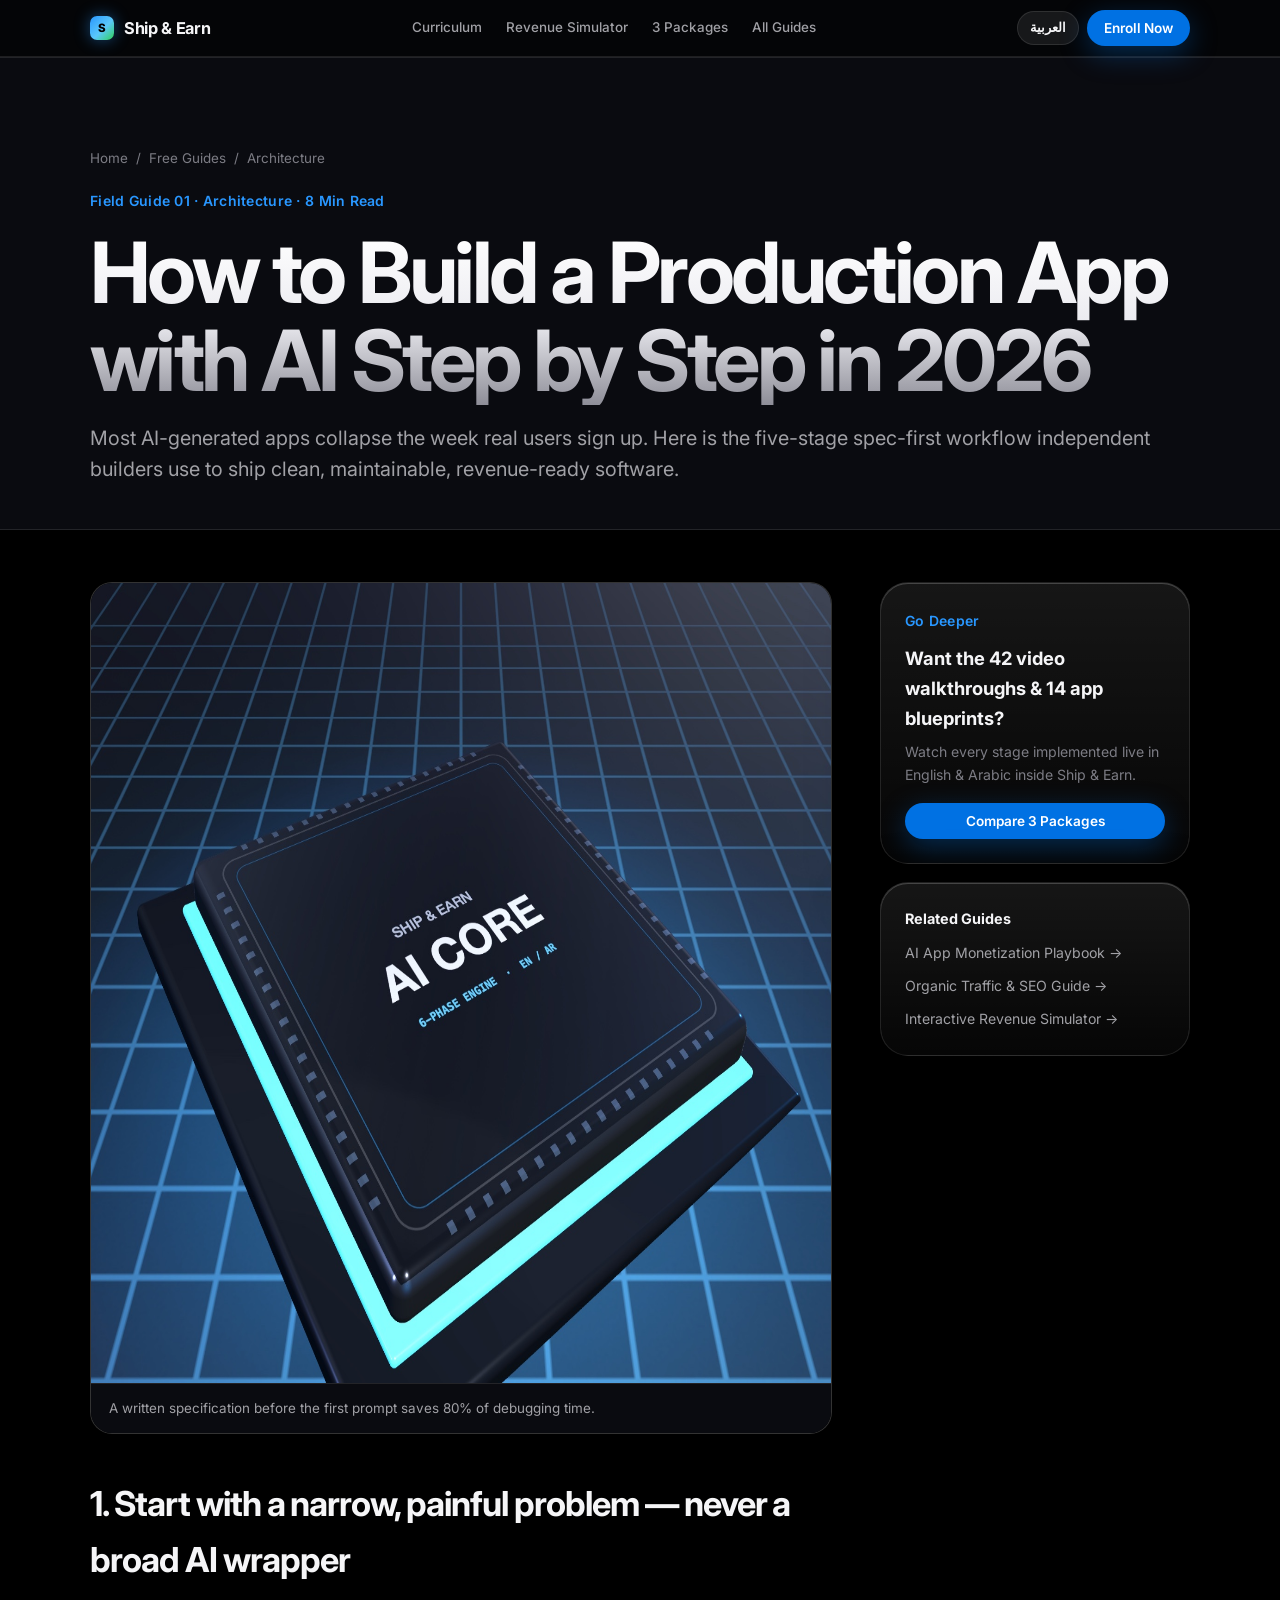
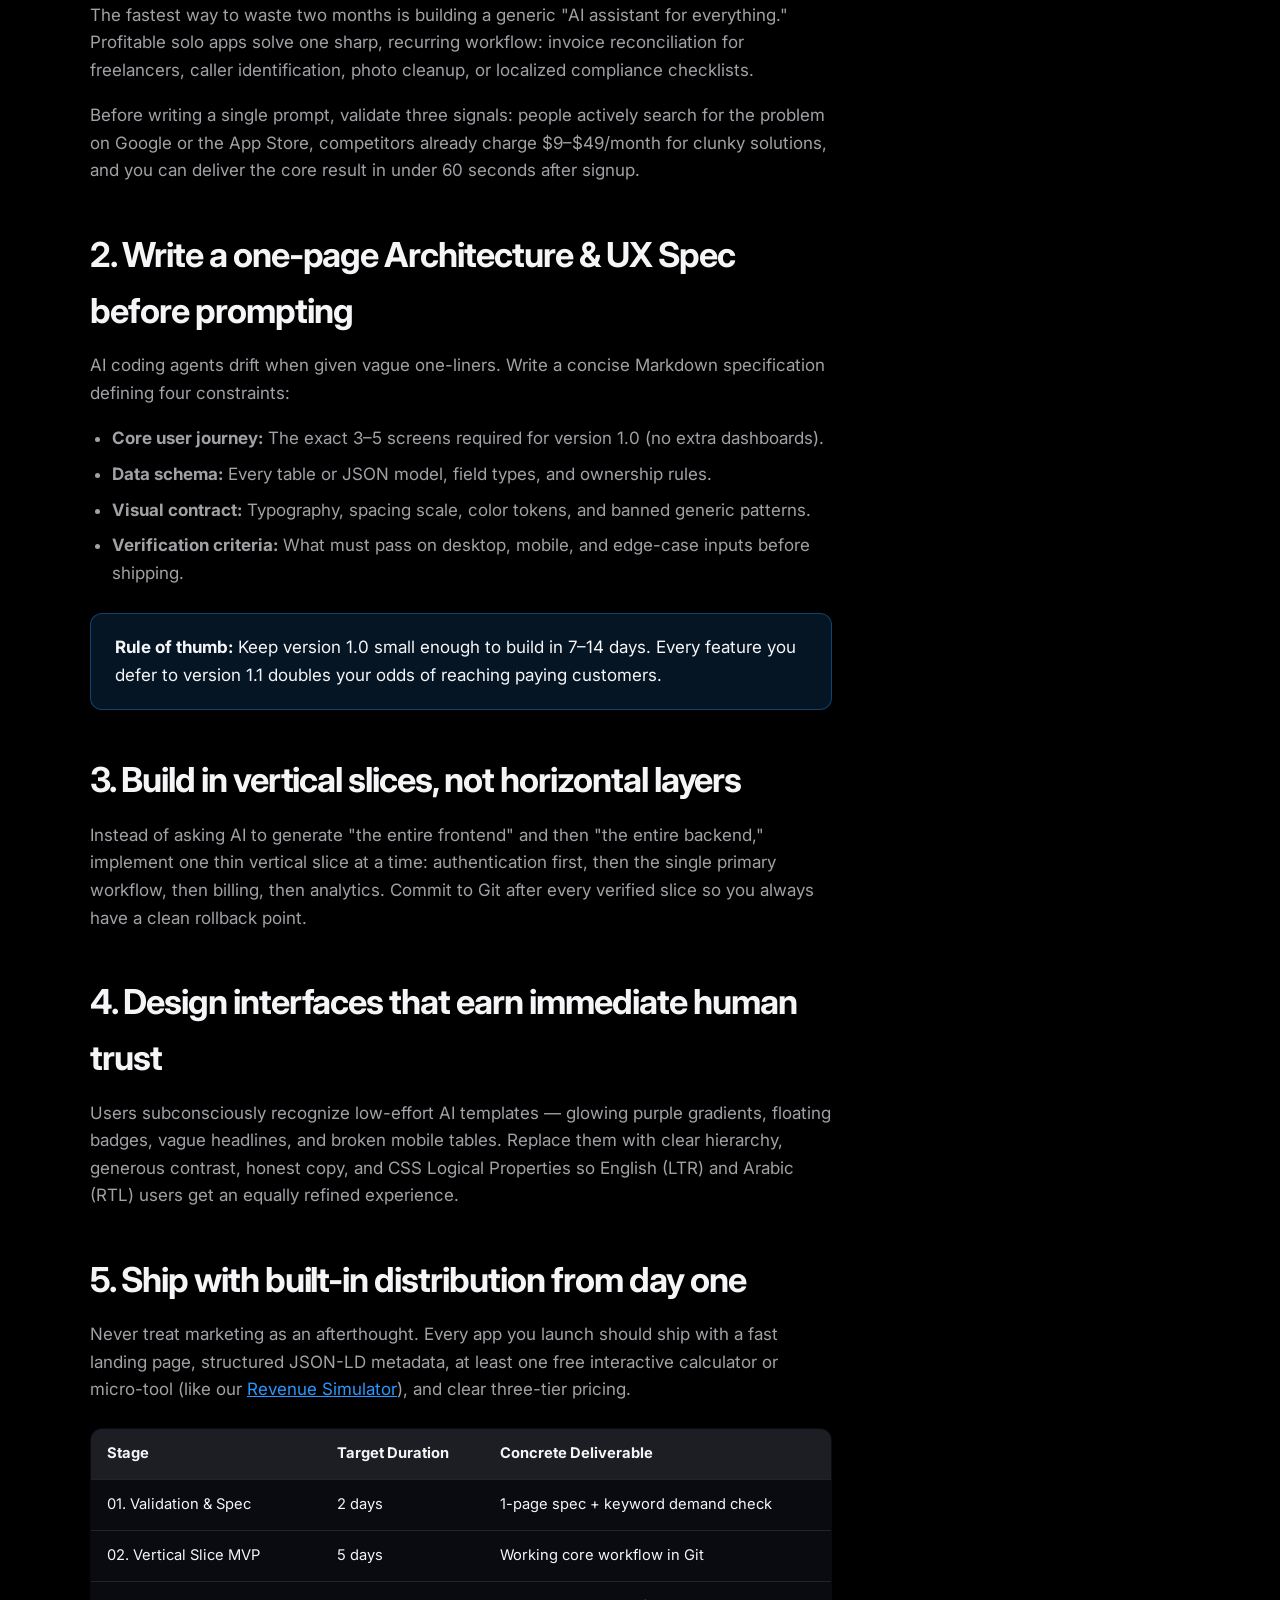
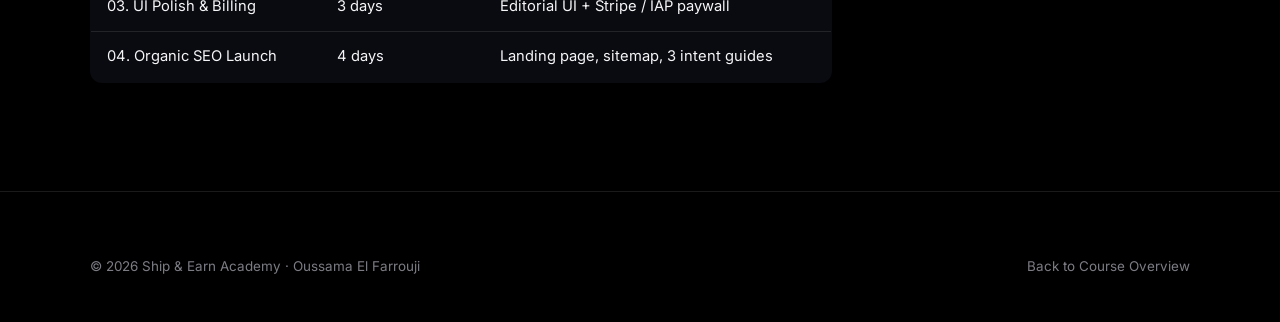
<file: guides/build-ai-app-step-by-step/index.html>
<!DOCTYPE html>
<html lang="en" dir="ltr">
<head>
  <meta charset="UTF-8">
  <meta name="viewport" content="width=device-width, initial-scale=1.0">
  <title>How to Build a Production App with AI Step by Step (2026 Guide) | Ship &amp; Earn</title>
  <meta name="description" content="A practical 5-stage engineering workflow for building reliable, production-ready web and mobile apps with AI — from problem spec to automated verification and deployment.">
  <meta name="robots" content="index, follow">
  <link rel="canonical" href="https://oussamaelfarrouji.github.io/ship-and-earn/guides/build-ai-app-step-by-step/">
  <link rel="alternate" hreflang="en" href="https://oussamaelfarrouji.github.io/ship-and-earn/guides/build-ai-app-step-by-step/">
  <link rel="alternate" hreflang="ar" href="https://oussamaelfarrouji.github.io/ship-and-earn/ar/guides/build-ai-app-step-by-step/">
  <link rel="alternate" hreflang="x-default" href="https://oussamaelfarrouji.github.io/ship-and-earn/guides/build-ai-app-step-by-step/">
  <meta property="og:type" content="article">
  <meta property="og:title" content="How to Build a Production App with AI Step by Step (2026 Guide)">
  <meta property="og:description" content="Avoid fragile AI prototypes. Follow this 5-stage spec-first workflow to ship real apps users pay for.">
  <meta property="og:image" content="https://oussamaelfarrouji.github.io/ship-and-earn/assets/images/bento-chip-engine.jpg">
  <link rel="preconnect" href="https://fonts.googleapis.com">
  <link rel="preconnect" href="https://fonts.gstatic.com" crossorigin>
  <link href="https://fonts.googleapis.com/css2?family=Inter:wght@400;500;600;700;800&family=JetBrains+Mono:wght@500;600;700&display=swap" rel="stylesheet">
  <link rel="stylesheet" href="../../assets/css/styles.css">
  <script type="application/ld+json">
  {
    "@context": "https://schema.org",
    "@graph": [
      {
        "@type": "BreadcrumbList",
        "itemListElement": [
          { "@type": "ListItem", "position": 1, "name": "Home", "item": "https://oussamaelfarrouji.github.io/ship-and-earn/" },
          { "@type": "ListItem", "position": 2, "name": "Build an App with AI Step by Step", "item": "https://oussamaelfarrouji.github.io/ship-and-earn/guides/build-ai-app-step-by-step/" }
        ]
      },
      {
        "@type": "Article",
        "headline": "How to Build a Production App with AI Step by Step (2026 Guide)",
        "author": { "@type": "Person", "name": "Oussama El Farrouji" },
        "datePublished": "2026-11-19",
        "inLanguage": "en",
        "image": "https://oussamaelfarrouji.github.io/ship-and-earn/assets/images/bento-chip-engine.jpg"
      }
    ]
  }
  </script>
</head>
<body>
  <header class="site-header">
    <div class="container header-inner">
      <a class="brand" href="../../"><span class="brand-orb" aria-hidden="true">S</span><span>Ship &amp; Earn</span></a>
      <nav class="site-nav" aria-label="Guide Navigation">
        <a href="../../#curriculum">Curriculum</a>
        <a href="../../#simulator">Revenue Simulator</a>
        <a href="../../#packages">3 Packages</a>
        <a href="../../#guides">All Guides</a>
      </nav>
      <div class="header-actions">
        <a class="icon-pill-btn" href="../../ar/guides/build-ai-app-step-by-step/" hreflang="ar" lang="ar">العربية</a>
        <a class="btn btn--primary btn--sm" href="../../#packages">Enroll Now</a>
      </div>
    </div>
  </header>

  <main>
    <section class="article-hero section--alt">
      <div class="container">
        <nav class="breadcrumbs" aria-label="Breadcrumb">
          <a href="../../">Home</a><span>/</span><a href="../../#guides">Free Guides</a><span>/</span><span>Architecture</span>
        </nav>
        <span class="eyebrow">Field Guide 01 · Architecture · 8 Min Read</span>
        <h1 class="hero-title" style="margin-block: 14px 18px; max-width: 22ch;">How to Build a Production App with AI Step by Step in 2026</h1>
        <p class="lead">Most AI-generated apps collapse the week real users sign up. Here is the five-stage spec-first workflow independent builders use to ship clean, maintainable, revenue-ready software.</p>
      </div>
    </section>

    <section class="article-body">
      <div class="container article-layout">
        <article class="prose">
          <figure class="editorial-figure" style="margin-block-end: 32px;">
            <img src="../../assets/images/bento-chip-engine.jpg" alt="Independent software builder workspace with code editor and wireframe sketchbook" width="1200" height="800">
            <figcaption><span>A written specification before the first prompt saves 80% of debugging time.</span></figcaption>
          </figure>

          <h2>1. Start with a narrow, painful problem — never a broad AI wrapper</h2>
          <p>The fastest way to waste two months is building a generic "AI assistant for everything." Profitable solo apps solve one sharp, recurring workflow: invoice reconciliation for freelancers, caller identification, photo cleanup, or localized compliance checklists.</p>
          <p>Before writing a single prompt, validate three signals: people actively search for the problem on Google or the App Store, competitors already charge $9–$49/month for clunky solutions, and you can deliver the core result in under 60 seconds after signup.</p>

          <h2>2. Write a one-page Architecture &amp; UX Spec before prompting</h2>
          <p>AI coding agents drift when given vague one-liners. Write a concise Markdown specification defining four constraints:</p>
          <ul>
            <li><strong>Core user journey:</strong> The exact 3–5 screens required for version 1.0 (no extra dashboards).</li>
            <li><strong>Data schema:</strong> Every table or JSON model, field types, and ownership rules.</li>
            <li><strong>Visual contract:</strong> Typography, spacing scale, color tokens, and banned generic patterns.</li>
            <li><strong>Verification criteria:</strong> What must pass on desktop, mobile, and edge-case inputs before shipping.</li>
          </ul>

          <div class="prose-callout">
            <strong>Rule of thumb:</strong> Keep version 1.0 small enough to build in 7–14 days. Every feature you defer to version 1.1 doubles your odds of reaching paying customers.
          </div>

          <h2>3. Build in vertical slices, not horizontal layers</h2>
          <p>Instead of asking AI to generate "the entire frontend" and then "the entire backend," implement one thin vertical slice at a time: authentication first, then the single primary workflow, then billing, then analytics. Commit to Git after every verified slice so you always have a clean rollback point.</p>

          <h2>4. Design interfaces that earn immediate human trust</h2>
          <p>Users subconsciously recognize low-effort AI templates — glowing purple gradients, floating badges, vague headlines, and broken mobile tables. Replace them with clear hierarchy, generous contrast, honest copy, and CSS Logical Properties so English (LTR) and Arabic (RTL) users get an equally refined experience.</p>

          <h2>5. Ship with built-in distribution from day one</h2>
          <p>Never treat marketing as an afterthought. Every app you launch should ship with a fast landing page, structured JSON-LD metadata, at least one free interactive calculator or micro-tool (like our <a href="../../#simulator" style="color: var(--accent-bright); text-decoration: underline;">Revenue Simulator</a>), and clear three-tier pricing.</p>

          <div class="prose-table-wrap">
            <table>
              <thead>
                <tr><th>Stage</th><th>Target Duration</th><th>Concrete Deliverable</th></tr>
              </thead>
              <tbody>
                <tr><td>01. Validation &amp; Spec</td><td>2 days</td><td>1-page spec + keyword demand check</td></tr>
                <tr><td>02. Vertical Slice MVP</td><td>5 days</td><td>Working core workflow in Git</td></tr>
                <tr><td>03. UI Polish &amp; Billing</td><td>3 days</td><td>Editorial UI + Stripe / IAP paywall</td></tr>
                <tr><td>04. Organic SEO Launch</td><td>4 days</td><td>Landing page, sitemap, 3 intent guides</td></tr>
              </tbody>
            </table>
          </div>
        </article>

        <aside class="article-aside">
          <div class="glass-card aside-box">
            <span class="eyebrow">Go Deeper</span>
            <h3 style="margin-block: 10px 8px; font-size: 1.15rem;">Want the 42 video walkthroughs &amp; 14 app blueprints?</h3>
            <p class="muted" style="font-size: 0.88rem; margin-block: 0 16px;">Watch every stage implemented live in English &amp; Arabic inside Ship &amp; Earn.</p>
            <a class="btn btn--primary btn--full btn--sm" href="../../#packages">Compare 3 Packages</a>
          </div>
          <div class="glass-card aside-box">
            <h4 style="font-size: 0.9rem; margin-block-end: 12px;">Related Guides</h4>
            <ul class="footer-links">
              <li><a href="../monetize-ai-apps-revenue-playbook/">AI App Monetization Playbook &rarr;</a></li>
              <li><a href="../organic-traffic-seo-for-apps/">Organic Traffic &amp; SEO Guide &rarr;</a></li>
              <li><a href="../../#simulator">Interactive Revenue Simulator &rarr;</a></li>
            </ul>
          </div>
        </aside>
      </div>
    </section>
  </main>

  <footer class="site-footer" style="border-block-start: 1px solid var(--border);">
    <div class="container footer-bottom" style="padding-block-start: 0;">
      <span>&copy; 2026 Ship &amp; Earn Academy · Oussama El Farrouji</span>
      <a href="../../">Back to Course Overview</a>
    </div>
  </footer>
  <script src="../../assets/js/app.js" defer></script>
</body>
</html>
</file>
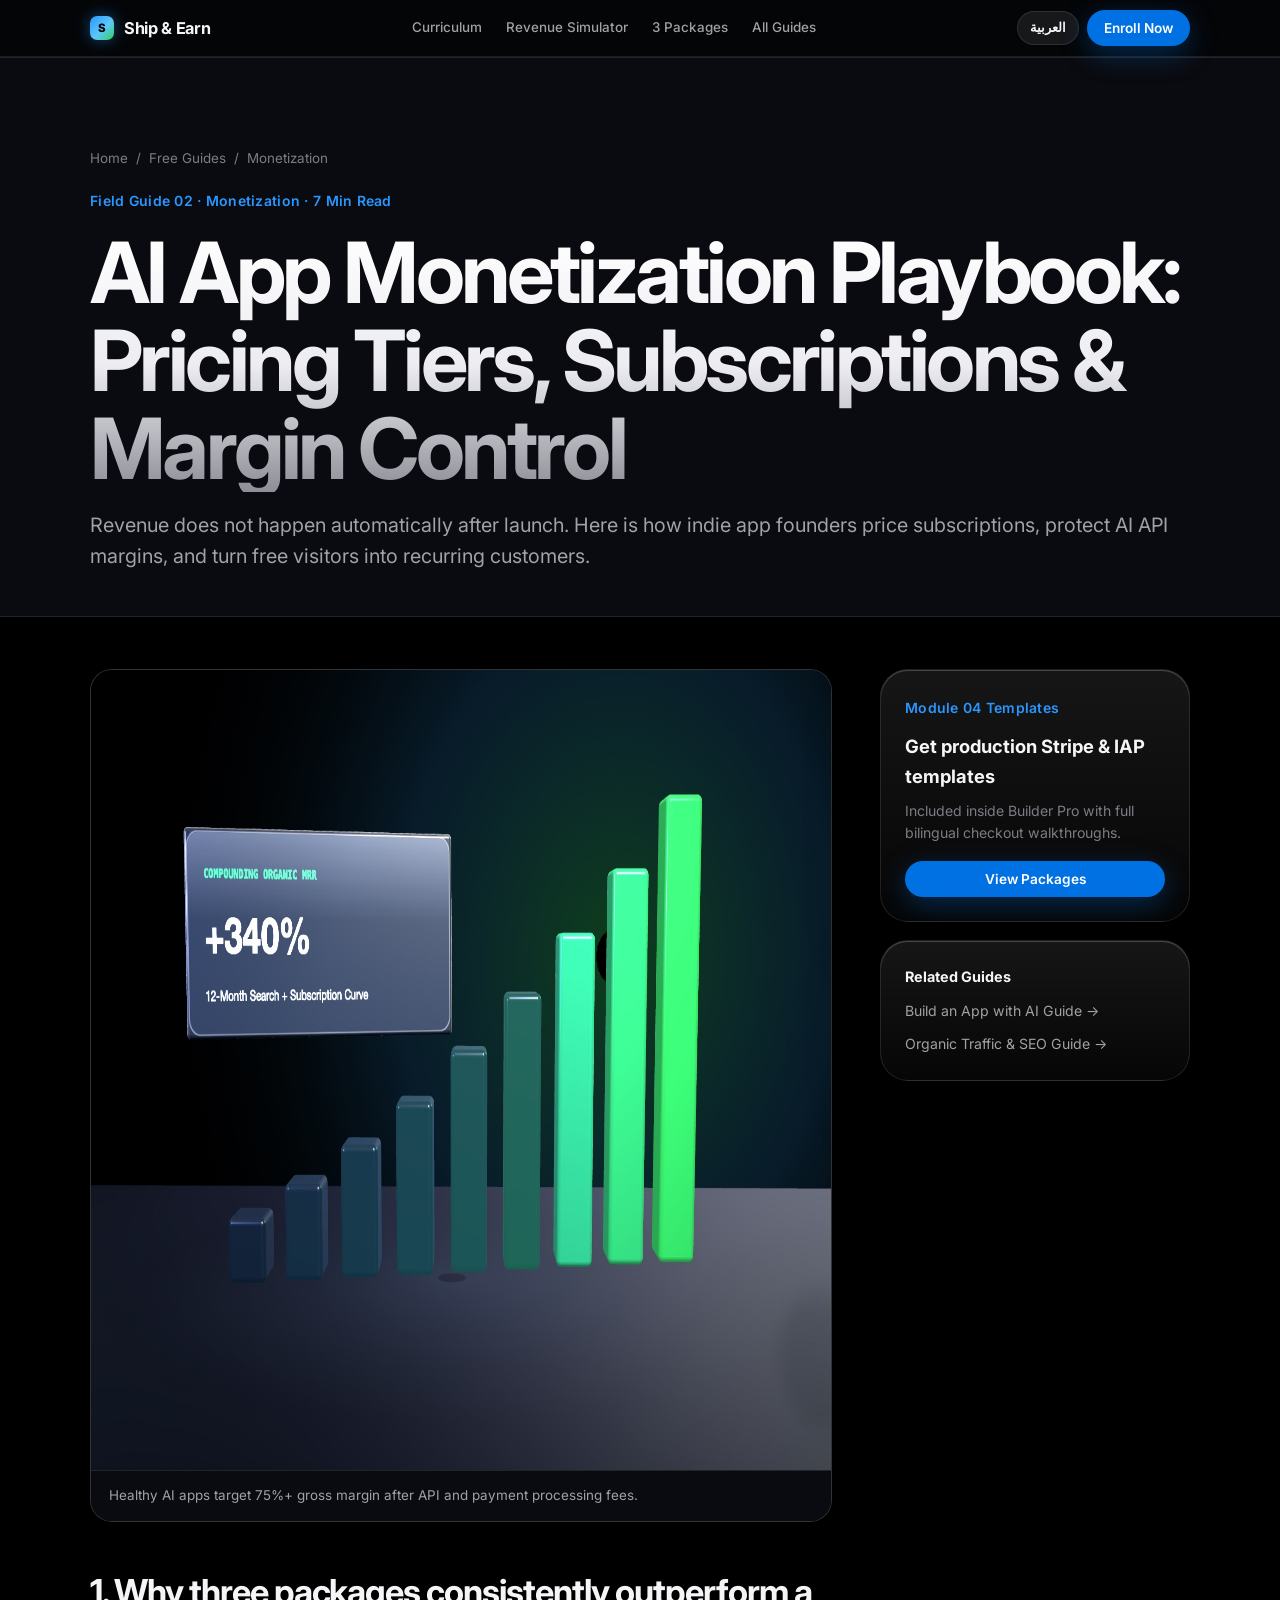
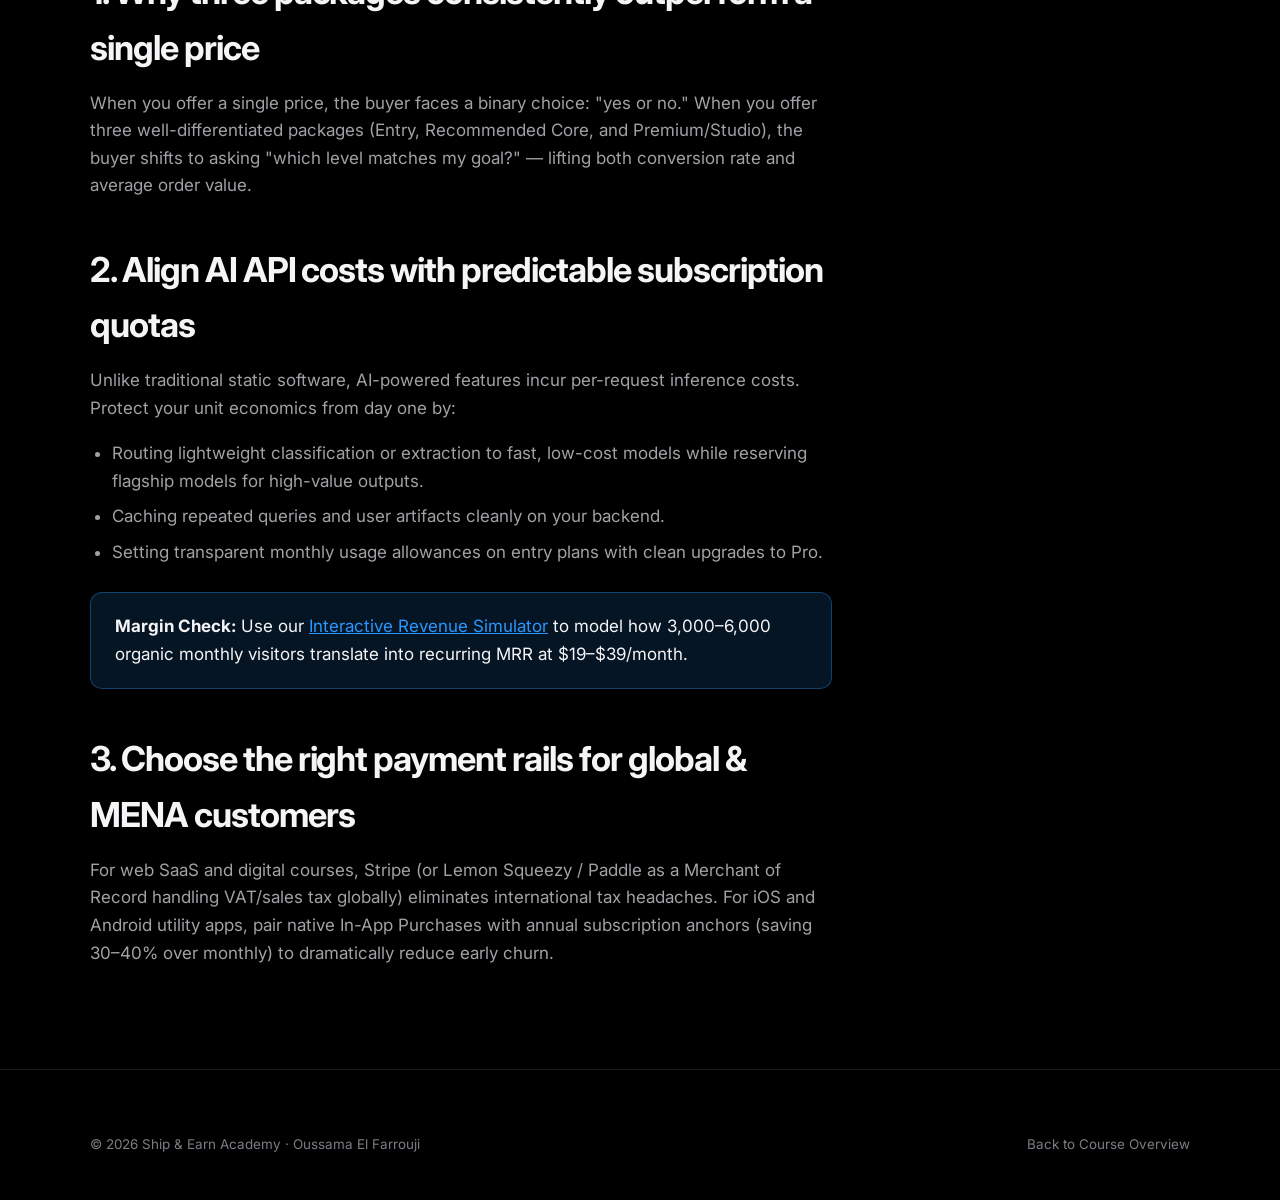
<file: guides/monetize-ai-apps-revenue-playbook/index.html>
<!DOCTYPE html>
<html lang="en" dir="ltr">
<head>
  <meta charset="UTF-8">
  <meta name="viewport" content="width=device-width, initial-scale=1.0">
  <title>AI App Monetization Playbook: Pricing Tiers, Subscriptions &amp; Margin Control | Ship &amp; Earn</title>
  <meta name="description" content="Learn how to monetize an AI-powered app cleanly with three-tier subscription pricing, Stripe and App Store IAP integration, and AI API cost guardrails.">
  <meta name="robots" content="index, follow">
  <link rel="canonical" href="https://oussamaelfarrouji.github.io/ship-and-earn/guides/monetize-ai-apps-revenue-playbook/">
  <link rel="alternate" hreflang="en" href="https://oussamaelfarrouji.github.io/ship-and-earn/guides/monetize-ai-apps-revenue-playbook/">
  <link rel="alternate" hreflang="ar" href="https://oussamaelfarrouji.github.io/ship-and-earn/ar/guides/monetize-ai-apps-revenue-playbook/">
  <link rel="alternate" hreflang="x-default" href="https://oussamaelfarrouji.github.io/ship-and-earn/guides/monetize-ai-apps-revenue-playbook/">
  <meta property="og:type" content="article">
  <meta property="og:title" content="AI App Monetization Playbook: Pricing Tiers, Subscriptions &amp; Margin Control">
  <meta property="og:image" content="https://oussamaelfarrouji.github.io/ship-and-earn/assets/images/bento-revenue-core.jpg">
  <link rel="preconnect" href="https://fonts.googleapis.com">
  <link rel="preconnect" href="https://fonts.gstatic.com" crossorigin>
  <link href="https://fonts.googleapis.com/css2?family=Inter:wght@400;500;600;700;800&family=JetBrains+Mono:wght@500;600;700&display=swap" rel="stylesheet">
  <link rel="stylesheet" href="../../assets/css/styles.css">
  <script type="application/ld+json">
  {
    "@context": "https://schema.org",
    "@graph": [
      {
        "@type": "BreadcrumbList",
        "itemListElement": [
          { "@type": "ListItem", "position": 1, "name": "Home", "item": "https://oussamaelfarrouji.github.io/ship-and-earn/" },
          { "@type": "ListItem", "position": 2, "name": "AI App Monetization Playbook", "item": "https://oussamaelfarrouji.github.io/ship-and-earn/guides/monetize-ai-apps-revenue-playbook/" }
        ]
      },
      {
        "@type": "Article",
        "headline": "AI App Monetization Playbook: Pricing Tiers, Subscriptions & Margin Control",
        "author": { "@type": "Person", "name": "Oussama El Farrouji" },
        "datePublished": "2026-11-19",
        "inLanguage": "en",
        "image": "https://oussamaelfarrouji.github.io/ship-and-earn/assets/images/bento-revenue-core.jpg"
      }
    ]
  }
  </script>
</head>
<body>
  <header class="site-header">
    <div class="container header-inner">
      <a class="brand" href="../../"><span class="brand-orb" aria-hidden="true">S</span><span>Ship &amp; Earn</span></a>
      <nav class="site-nav" aria-label="Guide Navigation">
        <a href="../../#curriculum">Curriculum</a>
        <a href="../../#simulator">Revenue Simulator</a>
        <a href="../../#packages">3 Packages</a>
        <a href="../../#guides">All Guides</a>
      </nav>
      <div class="header-actions">
        <a class="icon-pill-btn" href="../../ar/guides/monetize-ai-apps-revenue-playbook/" hreflang="ar" lang="ar">العربية</a>
        <a class="btn btn--primary btn--sm" href="../../#packages">Enroll Now</a>
      </div>
    </div>
  </header>

  <main>
    <section class="article-hero section--alt">
      <div class="container">
        <nav class="breadcrumbs" aria-label="Breadcrumb">
          <a href="../../">Home</a><span>/</span><a href="../../#guides">Free Guides</a><span>/</span><span>Monetization</span>
        </nav>
        <span class="eyebrow">Field Guide 02 · Monetization · 7 Min Read</span>
        <h1 class="hero-title" style="margin-block: 14px 18px; max-width: 24ch;">AI App Monetization Playbook: Pricing Tiers, Subscriptions &amp; Margin Control</h1>
        <p class="lead">Revenue does not happen automatically after launch. Here is how indie app founders price subscriptions, protect AI API margins, and turn free visitors into recurring customers.</p>
      </div>
    </section>

    <section class="article-body">
      <div class="container article-layout">
        <article class="prose">
          <figure class="editorial-figure" style="margin-block-end: 32px;">
            <img src="../../assets/images/bento-revenue-core.jpg" alt="Minimalist studio desk tablet displaying calm upward subscription revenue metrics" width="1200" height="800">
            <figcaption><span>Healthy AI apps target 75%+ gross margin after API and payment processing fees.</span></figcaption>
          </figure>

          <h2>1. Why three packages consistently outperform a single price</h2>
          <p>When you offer a single price, the buyer faces a binary choice: "yes or no." When you offer three well-differentiated packages (Entry, Recommended Core, and Premium/Studio), the buyer shifts to asking "which level matches my goal?" — lifting both conversion rate and average order value.</p>

          <h2>2. Align AI API costs with predictable subscription quotas</h2>
          <p>Unlike traditional static software, AI-powered features incur per-request inference costs. Protect your unit economics from day one by:</p>
          <ul>
            <li>Routing lightweight classification or extraction to fast, low-cost models while reserving flagship models for high-value outputs.</li>
            <li>Caching repeated queries and user artifacts cleanly on your backend.</li>
            <li>Setting transparent monthly usage allowances on entry plans with clean upgrades to Pro.</li>
          </ul>

          <div class="prose-callout">
            <strong>Margin Check:</strong> Use our <a href="../../#simulator" style="color: var(--accent-bright); text-decoration: underline;">Interactive Revenue Simulator</a> to model how 3,000–6,000 organic monthly visitors translate into recurring MRR at $19–$39/month.
          </div>

          <h2>3. Choose the right payment rails for global &amp; MENA customers</h2>
          <p>For web SaaS and digital courses, Stripe (or Lemon Squeezy / Paddle as a Merchant of Record handling VAT/sales tax globally) eliminates international tax headaches. For iOS and Android utility apps, pair native In-App Purchases with annual subscription anchors (saving 30–40% over monthly) to dramatically reduce early churn.</p>
        </article>

        <aside class="article-aside">
          <div class="glass-card aside-box">
            <span class="eyebrow">Module 04 Templates</span>
            <h3 style="margin-block: 10px 8px; font-size: 1.15rem;">Get production Stripe &amp; IAP templates</h3>
            <p class="muted" style="font-size: 0.88rem; margin-block: 0 16px;">Included inside Builder Pro with full bilingual checkout walkthroughs.</p>
            <a class="btn btn--primary btn--full btn--sm" href="../../#packages">View Packages</a>
          </div>
          <div class="glass-card aside-box">
            <h4 style="font-size: 0.9rem; margin-block-end: 12px;">Related Guides</h4>
            <ul class="footer-links">
              <li><a href="../build-ai-app-step-by-step/">Build an App with AI Guide &rarr;</a></li>
              <li><a href="../organic-traffic-seo-for-apps/">Organic Traffic &amp; SEO Guide &rarr;</a></li>
            </ul>
          </div>
        </aside>
      </div>
    </section>
  </main>

  <footer class="site-footer" style="border-block-start: 1px solid var(--border);">
    <div class="container footer-bottom" style="padding-block-start: 0;">
      <span>&copy; 2026 Ship &amp; Earn Academy · Oussama El Farrouji</span>
      <a href="../../">Back to Course Overview</a>
    </div>
  </footer>
  <script src="../../assets/js/app.js" defer></script>
</body>
</html>
</file>
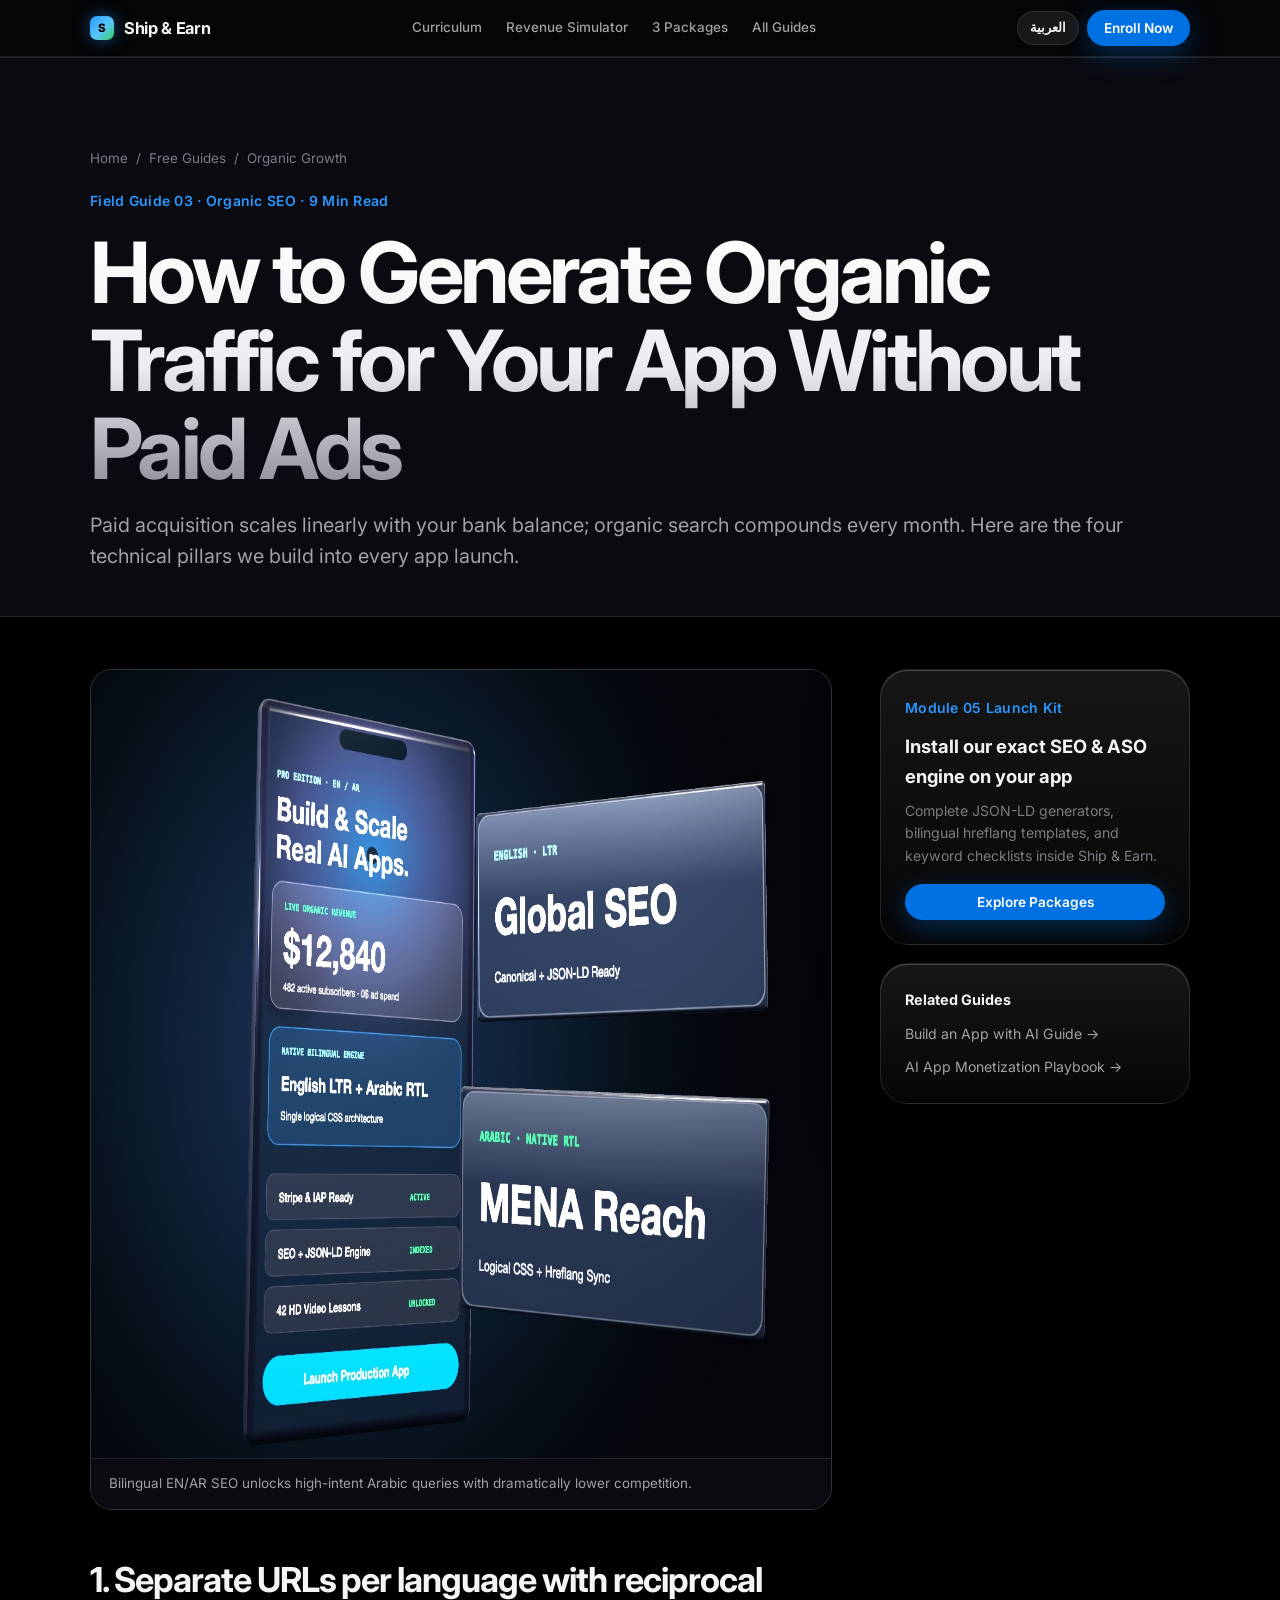
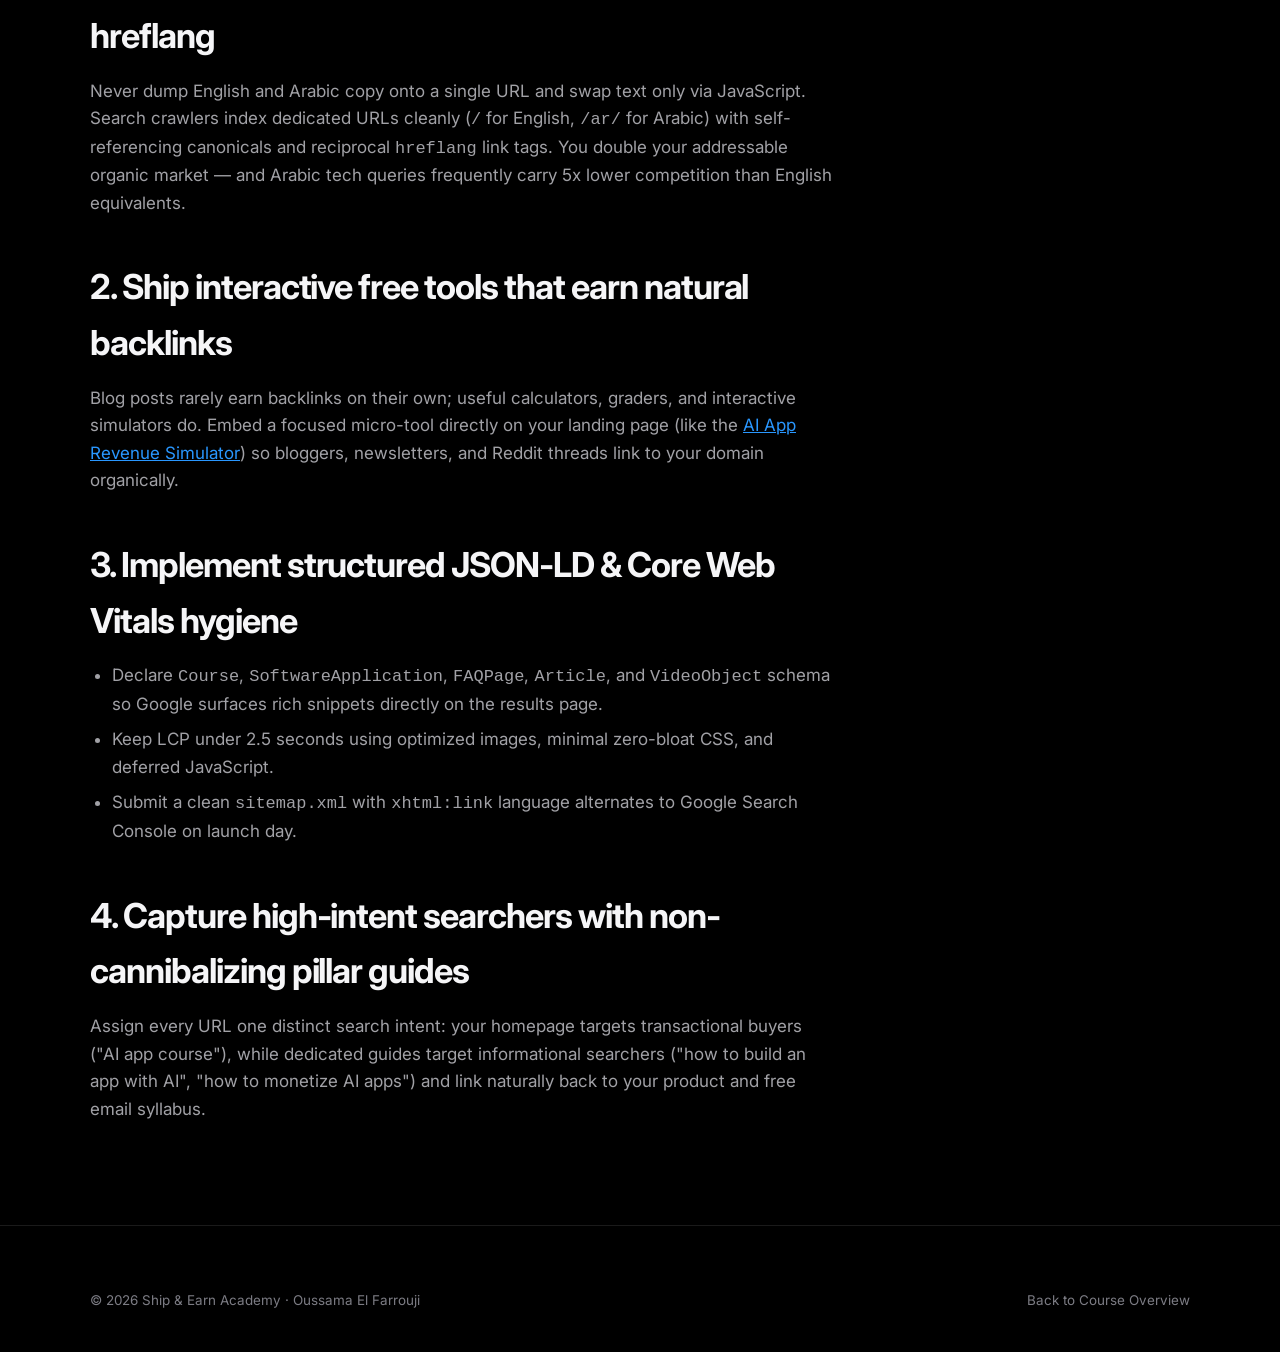
<file: guides/organic-traffic-seo-for-apps/index.html>
<!DOCTYPE html>
<html lang="en" dir="ltr">
<head>
  <meta charset="UTF-8">
  <meta name="viewport" content="width=device-width, initial-scale=1.0">
  <title>How to Generate Organic Traffic for Your App Without Paid Ads (SEO &amp; ASO Guide) | Ship &amp; Earn</title>
  <meta name="description" content="A complete blueprint for generating compounding organic search traffic for web and mobile apps using bilingual hreflang SEO, free interactive calculators, JSON-LD, and ASO.">
  <meta name="robots" content="index, follow">
  <link rel="canonical" href="https://oussamaelfarrouji.github.io/ship-and-earn/guides/organic-traffic-seo-for-apps/">
  <link rel="alternate" hreflang="en" href="https://oussamaelfarrouji.github.io/ship-and-earn/guides/organic-traffic-seo-for-apps/">
  <link rel="alternate" hreflang="ar" href="https://oussamaelfarrouji.github.io/ship-and-earn/ar/guides/organic-traffic-seo-for-apps/">
  <link rel="alternate" hreflang="x-default" href="https://oussamaelfarrouji.github.io/ship-and-earn/guides/organic-traffic-seo-for-apps/">
  <meta property="og:type" content="article">
  <meta property="og:title" content="How to Generate Organic Traffic for Your App Without Paid Ads">
  <meta property="og:image" content="https://oussamaelfarrouji.github.io/ship-and-earn/assets/images/bento-spatial-ui.jpg">
  <link rel="preconnect" href="https://fonts.googleapis.com">
  <link rel="preconnect" href="https://fonts.gstatic.com" crossorigin>
  <link href="https://fonts.googleapis.com/css2?family=Inter:wght@400;500;600;700;800&family=JetBrains+Mono:wght@500;600;700&display=swap" rel="stylesheet">
  <link rel="stylesheet" href="../../assets/css/styles.css">
  <script type="application/ld+json">
  {
    "@context": "https://schema.org",
    "@graph": [
      {
        "@type": "BreadcrumbList",
        "itemListElement": [
          { "@type": "ListItem", "position": 1, "name": "Home", "item": "https://oussamaelfarrouji.github.io/ship-and-earn/" },
          { "@type": "ListItem", "position": 2, "name": "Organic Traffic & SEO for Apps", "item": "https://oussamaelfarrouji.github.io/ship-and-earn/guides/organic-traffic-seo-for-apps/" }
        ]
      },
      {
        "@type": "Article",
        "headline": "How to Generate Organic Traffic for Your App Without Paid Ads (SEO & ASO Guide)",
        "author": { "@type": "Person", "name": "Oussama El Farrouji" },
        "datePublished": "2026-11-19",
        "inLanguage": "en",
        "image": "https://oussamaelfarrouji.github.io/ship-and-earn/assets/images/bento-spatial-ui.jpg"
      }
    ]
  }
  </script>
</head>
<body>
  <header class="site-header">
    <div class="container header-inner">
      <a class="brand" href="../../"><span class="brand-orb" aria-hidden="true">S</span><span>Ship &amp; Earn</span></a>
      <nav class="site-nav" aria-label="Guide Navigation">
        <a href="../../#curriculum">Curriculum</a>
        <a href="../../#simulator">Revenue Simulator</a>
        <a href="../../#packages">3 Packages</a>
        <a href="../../#guides">All Guides</a>
      </nav>
      <div class="header-actions">
        <a class="icon-pill-btn" href="../../ar/guides/organic-traffic-seo-for-apps/" hreflang="ar" lang="ar">العربية</a>
        <a class="btn btn--primary btn--sm" href="../../#packages">Enroll Now</a>
      </div>
    </div>
  </header>

  <main>
    <section class="article-hero section--alt">
      <div class="container">
        <nav class="breadcrumbs" aria-label="Breadcrumb">
          <a href="../../">Home</a><span>/</span><a href="../../#guides">Free Guides</a><span>/</span><span>Organic Growth</span>
        </nav>
        <span class="eyebrow">Field Guide 03 · Organic SEO · 9 Min Read</span>
        <h1 class="hero-title" style="margin-block: 14px 18px; max-width: 24ch;">How to Generate Organic Traffic for Your App Without Paid Ads</h1>
        <p class="lead">Paid acquisition scales linearly with your bank balance; organic search compounds every month. Here are the four technical pillars we build into every app launch.</p>
      </div>
    </section>

    <section class="article-body">
      <div class="container article-layout">
        <article class="prose">
          <figure class="editorial-figure" style="margin-block-end: 32px;">
            <img src="../../assets/images/bento-spatial-ui.jpg" alt="Founders reviewing app analytics and organic growth blueprints in a sunlit studio" width="1400" height="788">
            <figcaption><span>Bilingual EN/AR SEO unlocks high-intent Arabic queries with dramatically lower competition.</span></figcaption>
          </figure>

          <h2>1. Separate URLs per language with reciprocal hreflang</h2>
          <p>Never dump English and Arabic copy onto a single URL and swap text only via JavaScript. Search crawlers index dedicated URLs cleanly (<code>/</code> for English, <code>/ar/</code> for Arabic) with self-referencing canonicals and reciprocal <code>hreflang</code> link tags. You double your addressable organic market — and Arabic tech queries frequently carry 5x lower competition than English equivalents.</p>

          <h2>2. Ship interactive free tools that earn natural backlinks</h2>
          <p>Blog posts rarely earn backlinks on their own; useful calculators, graders, and interactive simulators do. Embed a focused micro-tool directly on your landing page (like the <a href="../../#simulator" style="color: var(--accent-bright); text-decoration: underline;">AI App Revenue Simulator</a>) so bloggers, newsletters, and Reddit threads link to your domain organically.</p>

          <h2>3. Implement structured JSON-LD &amp; Core Web Vitals hygiene</h2>
          <ul>
            <li>Declare <code>Course</code>, <code>SoftwareApplication</code>, <code>FAQPage</code>, <code>Article</code>, and <code>VideoObject</code> schema so Google surfaces rich snippets directly on the results page.</li>
            <li>Keep LCP under 2.5 seconds using optimized images, minimal zero-bloat CSS, and deferred JavaScript.</li>
            <li>Submit a clean <code>sitemap.xml</code> with <code>xhtml:link</code> language alternates to Google Search Console on launch day.</li>
          </ul>

          <h2>4. Capture high-intent searchers with non-cannibalizing pillar guides</h2>
          <p>Assign every URL one distinct search intent: your homepage targets transactional buyers ("AI app course"), while dedicated guides target informational searchers ("how to build an app with AI", "how to monetize AI apps") and link naturally back to your product and free email syllabus.</p>
        </article>

        <aside class="article-aside">
          <div class="glass-card aside-box">
            <span class="eyebrow">Module 05 Launch Kit</span>
            <h3 style="margin-block: 10px 8px; font-size: 1.15rem;">Install our exact SEO &amp; ASO engine on your app</h3>
            <p class="muted" style="font-size: 0.88rem; margin-block: 0 16px;">Complete JSON-LD generators, bilingual hreflang templates, and keyword checklists inside Ship &amp; Earn.</p>
            <a class="btn btn--primary btn--full btn--sm" href="../../#packages">Explore Packages</a>
          </div>
          <div class="glass-card aside-box">
            <h4 style="font-size: 0.9rem; margin-block-end: 12px;">Related Guides</h4>
            <ul class="footer-links">
              <li><a href="../build-ai-app-step-by-step/">Build an App with AI Guide &rarr;</a></li>
              <li><a href="../monetize-ai-apps-revenue-playbook/">AI App Monetization Playbook &rarr;</a></li>
            </ul>
          </div>
        </aside>
      </div>
    </section>
  </main>

  <footer class="site-footer" style="border-block-start: 1px solid var(--border);">
    <div class="container footer-bottom" style="padding-block-start: 0;">
      <span>&copy; 2026 Ship &amp; Earn Academy · Oussama El Farrouji</span>
      <a href="../../">Back to Course Overview</a>
    </div>
  </footer>
  <script src="../../assets/js/app.js" defer></script>
</body>
</html>
</file>
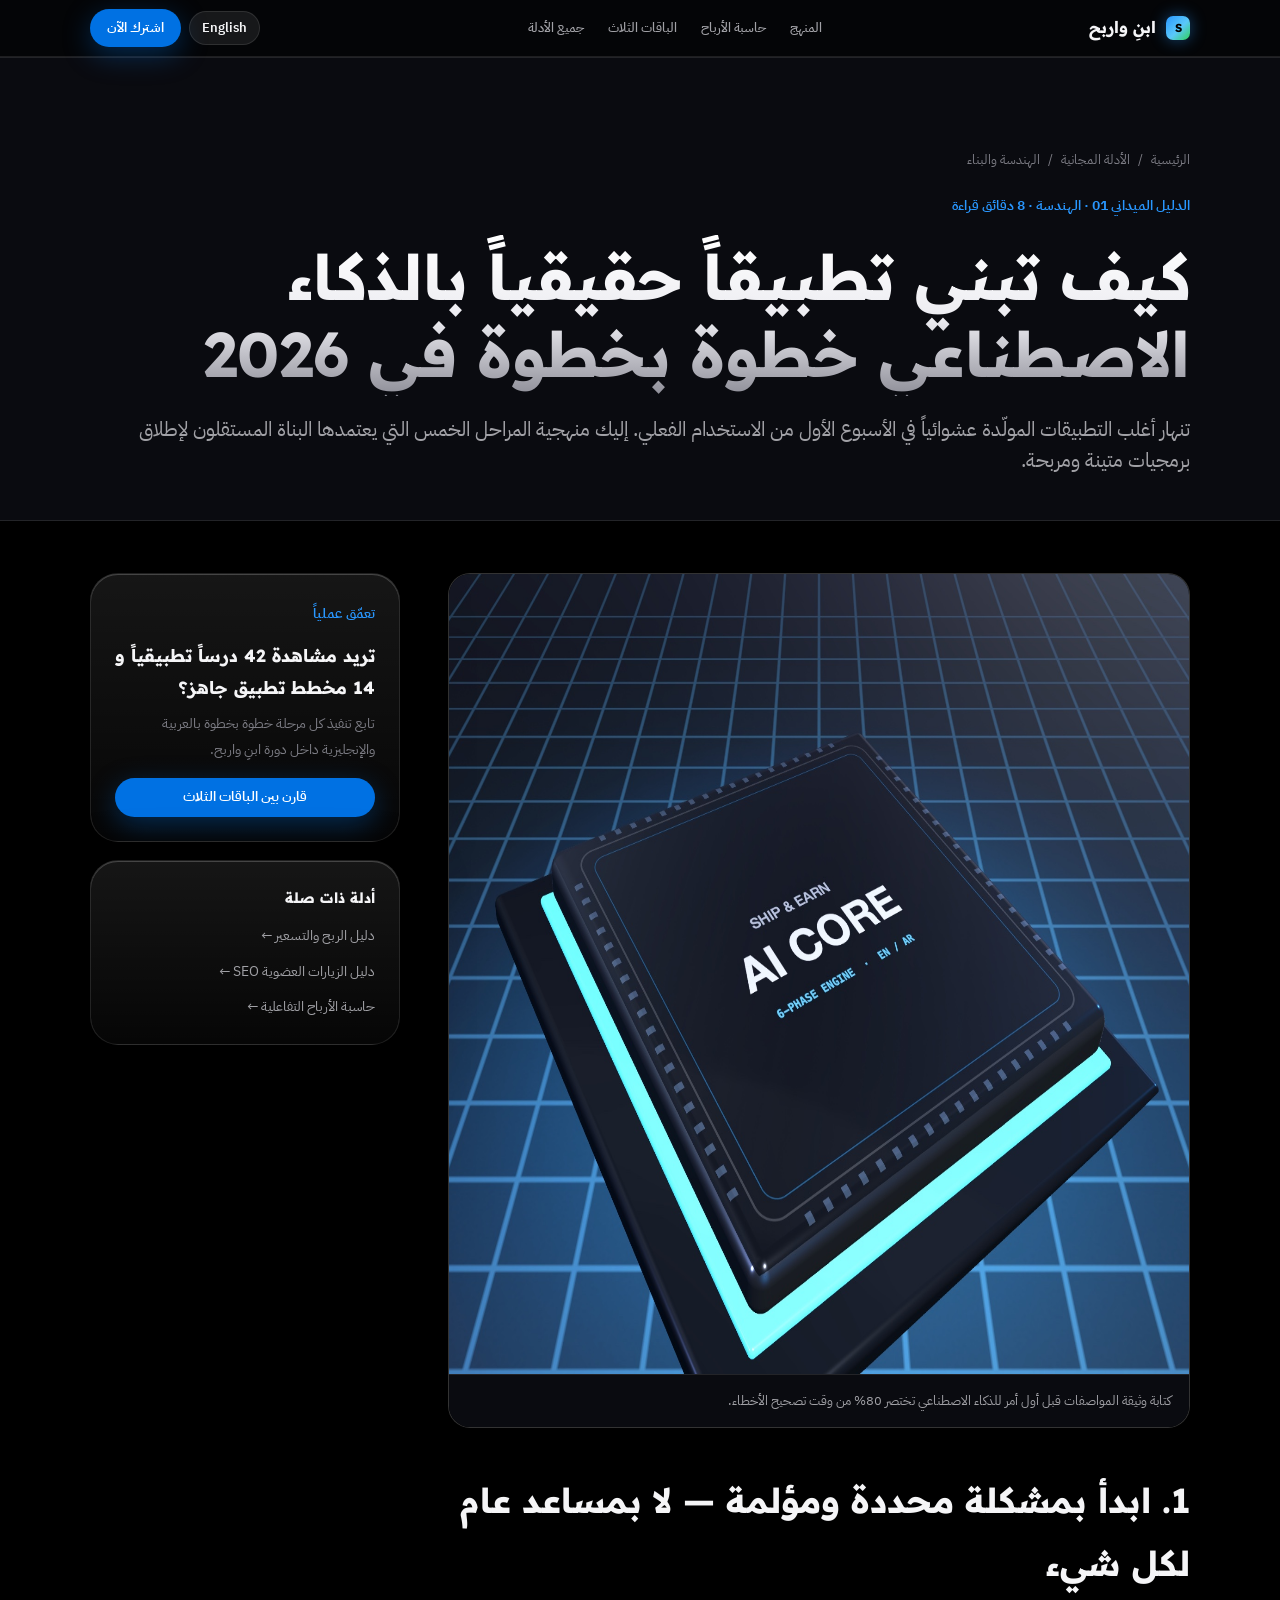
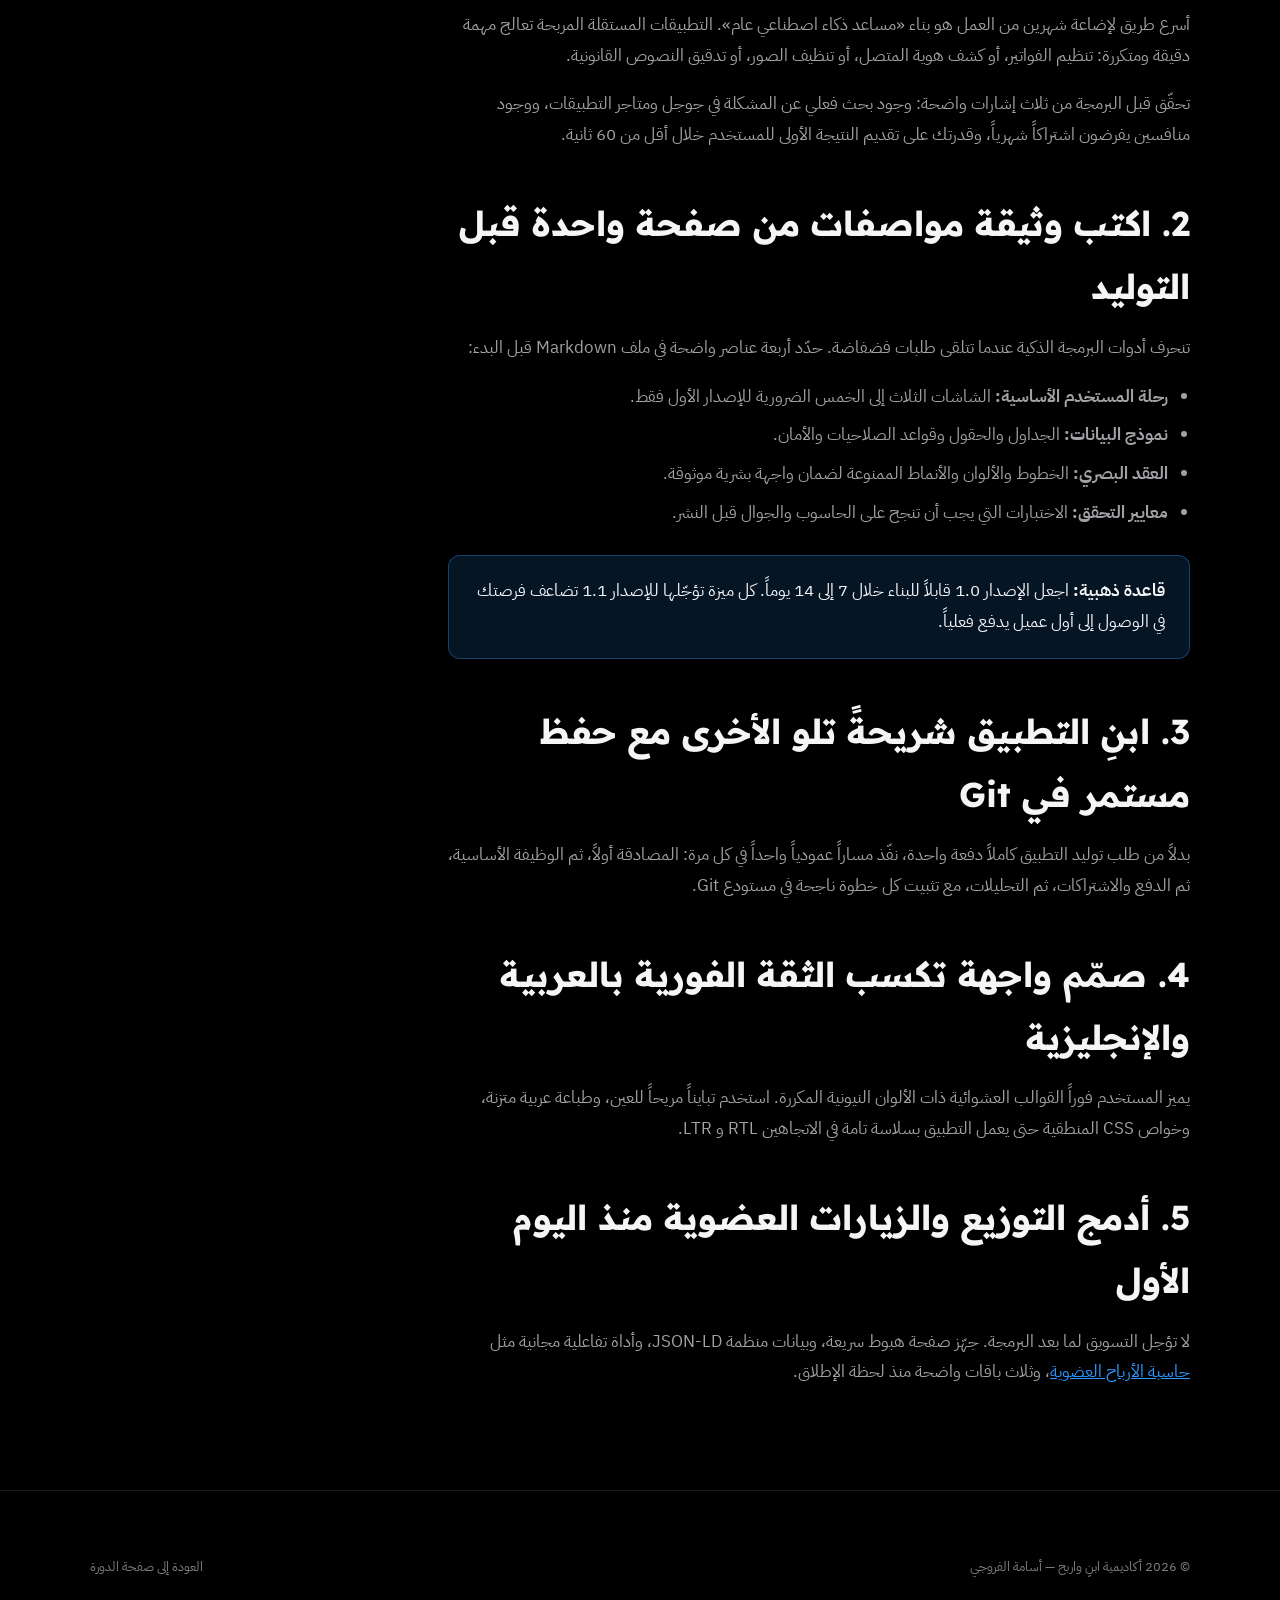
<file: ar/guides/build-ai-app-step-by-step/index.html>
<!DOCTYPE html>
<html lang="ar" dir="rtl">
<head>
  <meta charset="UTF-8">
  <meta name="viewport" content="width=device-width, initial-scale=1.0">
  <title>كيف تبني تطبيقاً حقيقياً بالذكاء الاصطناعي خطوة بخطوة (دليل 2026) | ابنِ واربح</title>
  <meta name="description" content="منهجية هندسية عملية من 5 مراحل لبناء تطبيقات ويب وجوال موثوقة بالذكاء الاصطناعي — من كتابة المواصفات حتى الاختبار والنشر وتوليد العائد.">
  <meta name="robots" content="index, follow">
  <link rel="canonical" href="https://oussamaelfarrouji.github.io/ship-and-earn/ar/guides/build-ai-app-step-by-step/">
  <link rel="alternate" hreflang="ar" href="https://oussamaelfarrouji.github.io/ship-and-earn/ar/guides/build-ai-app-step-by-step/">
  <link rel="alternate" hreflang="en" href="https://oussamaelfarrouji.github.io/ship-and-earn/guides/build-ai-app-step-by-step/">
  <link rel="alternate" hreflang="x-default" href="https://oussamaelfarrouji.github.io/ship-and-earn/guides/build-ai-app-step-by-step/">
  <meta property="og:type" content="article">
  <meta property="og:title" content="كيف تبني تطبيقاً حقيقياً بالذكاء الاصطناعي خطوة بخطوة (دليل 2026)">
  <meta property="og:image" content="https://oussamaelfarrouji.github.io/ship-and-earn/assets/images/bento-chip-engine.jpg">
  <link rel="preconnect" href="https://fonts.googleapis.com">
  <link rel="preconnect" href="https://fonts.gstatic.com" crossorigin>
  <link href="https://fonts.googleapis.com/css2?family=IBM+Plex+Mono:wght@500;600;700&family=IBM+Plex+Sans+Arabic:wght@400;500;600;700&family=Readex+Pro:wght@500;600;700&display=swap" rel="stylesheet">
  <link rel="stylesheet" href="../../../assets/css/styles.css">
  <script type="application/ld+json">
  {
    "@context": "https://schema.org",
    "@graph": [
      {
        "@type": "BreadcrumbList",
        "itemListElement": [
          { "@type": "ListItem", "position": 1, "name": "الرئيسية", "item": "https://oussamaelfarrouji.github.io/ship-and-earn/ar/" },
          { "@type": "ListItem", "position": 2, "name": "بناء تطبيق بالذكاء الاصطناعي خطوة بخطوة", "item": "https://oussamaelfarrouji.github.io/ship-and-earn/ar/guides/build-ai-app-step-by-step/" }
        ]
      },
      {
        "@type": "Article",
        "headline": "كيف تبني تطبيقاً حقيقياً بالذكاء الاصطناعي خطوة بخطوة في 2026",
        "author": { "@type": "Person", "name": "أسامة الفروجي" },
        "datePublished": "2026-11-19",
        "inLanguage": "ar",
        "image": "https://oussamaelfarrouji.github.io/ship-and-earn/assets/images/bento-chip-engine.jpg"
      }
    ]
  }
  </script>
</head>
<body>
  <header class="site-header">
    <div class="container header-inner">
      <a class="brand" href="../../"><span class="brand-orb" aria-hidden="true">S</span><span>ابنِ واربح</span></a>
      <nav class="site-nav" aria-label="التنقل">
        <a href="../../#curriculum">المنهج</a>
        <a href="../../#simulator">حاسبة الأرباح</a>
        <a href="../../#packages">الباقات الثلاث</a>
        <a href="../../#guides">جميع الأدلة</a>
      </nav>
      <div class="header-actions">
        <a class="icon-pill-btn" href="../../../guides/build-ai-app-step-by-step/" hreflang="en" lang="en">English</a>
        <a class="btn btn--primary btn--sm" href="../../#packages">اشترك الآن</a>
      </div>
    </div>
  </header>

  <main>
    <section class="article-hero section--alt">
      <div class="container">
        <nav class="breadcrumbs" aria-label="مسار الصفحة">
          <a href="../../">الرئيسية</a><span>/</span><a href="../../#guides">الأدلة المجانية</a><span>/</span><span>الهندسة والبناء</span>
        </nav>
        <span class="eyebrow">الدليل الميداني 01 · الهندسة · 8 دقائق قراءة</span>
        <h1 class="hero-title" style="margin-block: 14px 18px; max-width: 24ch;">كيف تبني تطبيقاً حقيقياً بالذكاء الاصطناعي خطوة بخطوة في 2026</h1>
        <p class="lead">تنهار أغلب التطبيقات المولّدة عشوائياً في الأسبوع الأول من الاستخدام الفعلي. إليك منهجية المراحل الخمس التي يعتمدها البناة المستقلون لإطلاق برمجيات متينة ومربحة.</p>
      </div>
    </section>

    <section class="article-body">
      <div class="container article-layout">
        <article class="prose">
          <figure class="editorial-figure" style="margin-block-end: 32px;">
            <img src="../../../assets/images/bento-chip-engine.jpg" alt="مساحة عمل مطور تطبيقات مستقل تحتوي على حاسوب محمول ومخطط هندسي" width="1200" height="800">
            <figcaption><span>كتابة وثيقة المواصفات قبل أول أمر للذكاء الاصطناعي تختصر 80% من وقت تصحيح الأخطاء.</span></figcaption>
          </figure>

          <h2>1. ابدأ بمشكلة محددة ومؤلمة — لا بمساعد عام لكل شيء</h2>
          <p>أسرع طريق لإضاعة شهرين من العمل هو بناء «مساعد ذكاء اصطناعي عام». التطبيقات المستقلة المربحة تعالج مهمة دقيقة ومتكررة: تنظيم الفواتير، أو كشف هوية المتصل، أو تنظيف الصور، أو تدقيق النصوص القانونية.</p>
          <p>تحقّق قبل البرمجة من ثلاث إشارات واضحة: وجود بحث فعلي عن المشكلة في جوجل ومتاجر التطبيقات، ووجود منافسين يفرضون اشتراكاً شهرياً، وقدرتك على تقديم النتيجة الأولى للمستخدم خلال أقل من 60 ثانية.</p>

          <h2>2. اكتب وثيقة مواصفات من صفحة واحدة قبل التوليد</h2>
          <p>تنحرف أدوات البرمجة الذكية عندما تتلقى طلبات فضفاضة. حدّد أربعة عناصر واضحة في ملف Markdown قبل البدء:</p>
          <ul>
            <li><strong>رحلة المستخدم الأساسية:</strong> الشاشات الثلاث إلى الخمس الضرورية للإصدار الأول فقط.</li>
            <li><strong>نموذج البيانات:</strong> الجداول والحقول وقواعد الصلاحيات والأمان.</li>
            <li><strong>العقد البصري:</strong> الخطوط والألوان والأنماط الممنوعة لضمان واجهة بشرية موثوقة.</li>
            <li><strong>معايير التحقق:</strong> الاختبارات التي يجب أن تنجح على الحاسوب والجوال قبل النشر.</li>
          </ul>

          <div class="prose-callout">
            <strong>قاعدة ذهبية:</strong> اجعل الإصدار 1.0 قابلاً للبناء خلال 7 إلى 14 يوماً. كل ميزة تؤجّلها للإصدار 1.1 تضاعف فرصتك في الوصول إلى أول عميل يدفع فعلياً.
          </div>

          <h2>3. ابنِ التطبيق شريحةً تلو الأخرى مع حفظ مستمر في Git</h2>
          <p>بدلاً من طلب توليد التطبيق كاملاً دفعة واحدة، نفّذ مساراً عمودياً واحداً في كل مرة: المصادقة أولاً، ثم الوظيفة الأساسية، ثم الدفع والاشتراكات، ثم التحليلات، مع تثبيت كل خطوة ناجحة في مستودع Git.</p>

          <h2>4. صمّم واجهة تكسب الثقة الفورية بالعربية والإنجليزية</h2>
          <p>يميز المستخدم فوراً القوالب العشوائية ذات الألوان النيونية المكررة. استخدم تبايناً مريحاً للعين، وطباعة عربية متزنة، وخواص CSS المنطقية حتى يعمل التطبيق بسلاسة تامة في الاتجاهين RTL و LTR.</p>

          <h2>5. أدمج التوزيع والزيارات العضوية منذ اليوم الأول</h2>
          <p>لا تؤجل التسويق لما بعد البرمجة. جهّز صفحة هبوط سريعة، وبيانات منظمة JSON-LD، وأداة تفاعلية مجانية مثل <a href="../../#simulator" style="color: var(--accent-bright); text-decoration: underline;">حاسبة الأرباح العضوية</a>، وثلاث باقات واضحة منذ لحظة الإطلاق.</p>
        </article>

        <aside class="article-aside">
          <div class="glass-card aside-box">
            <span class="eyebrow">تعمّق عملياً</span>
            <h3 style="margin-block: 10px 8px; font-size: 1.1rem;">تريد مشاهدة 42 درساً تطبيقياً و 14 مخطط تطبيق جاهز؟</h3>
            <p class="muted" style="font-size: 0.88rem; margin-block: 0 16px;">تابع تنفيذ كل مرحلة خطوة بخطوة بالعربية والإنجليزية داخل دورة ابنِ واربح.</p>
            <a class="btn btn--primary btn--full btn--sm" href="../../#packages">قارن بين الباقات الثلاث</a>
          </div>
          <div class="glass-card aside-box">
            <h4 style="font-size: 0.9rem; margin-block-end: 12px;">أدلة ذات صلة</h4>
            <ul class="footer-links">
              <li><a href="../monetize-ai-apps-revenue-playbook/">دليل الربح والتسعير &larr;</a></li>
              <li><a href="../organic-traffic-seo-for-apps/">دليل الزيارات العضوية SEO &larr;</a></li>
              <li><a href="../../#simulator">حاسبة الأرباح التفاعلية &larr;</a></li>
            </ul>
          </div>
        </aside>
      </div>
    </section>
  </main>

  <footer class="site-footer" style="border-block-start: 1px solid var(--border);">
    <div class="container footer-bottom" style="padding-block-start: 0;">
      <span>&copy; 2026 أكاديمية ابنِ واربح — أسامة الفروجي</span>
      <a href="../../">العودة إلى صفحة الدورة</a>
    </div>
  </footer>
  <script src="../../../assets/js/app.js" defer></script>
</body>
</html>
</file>
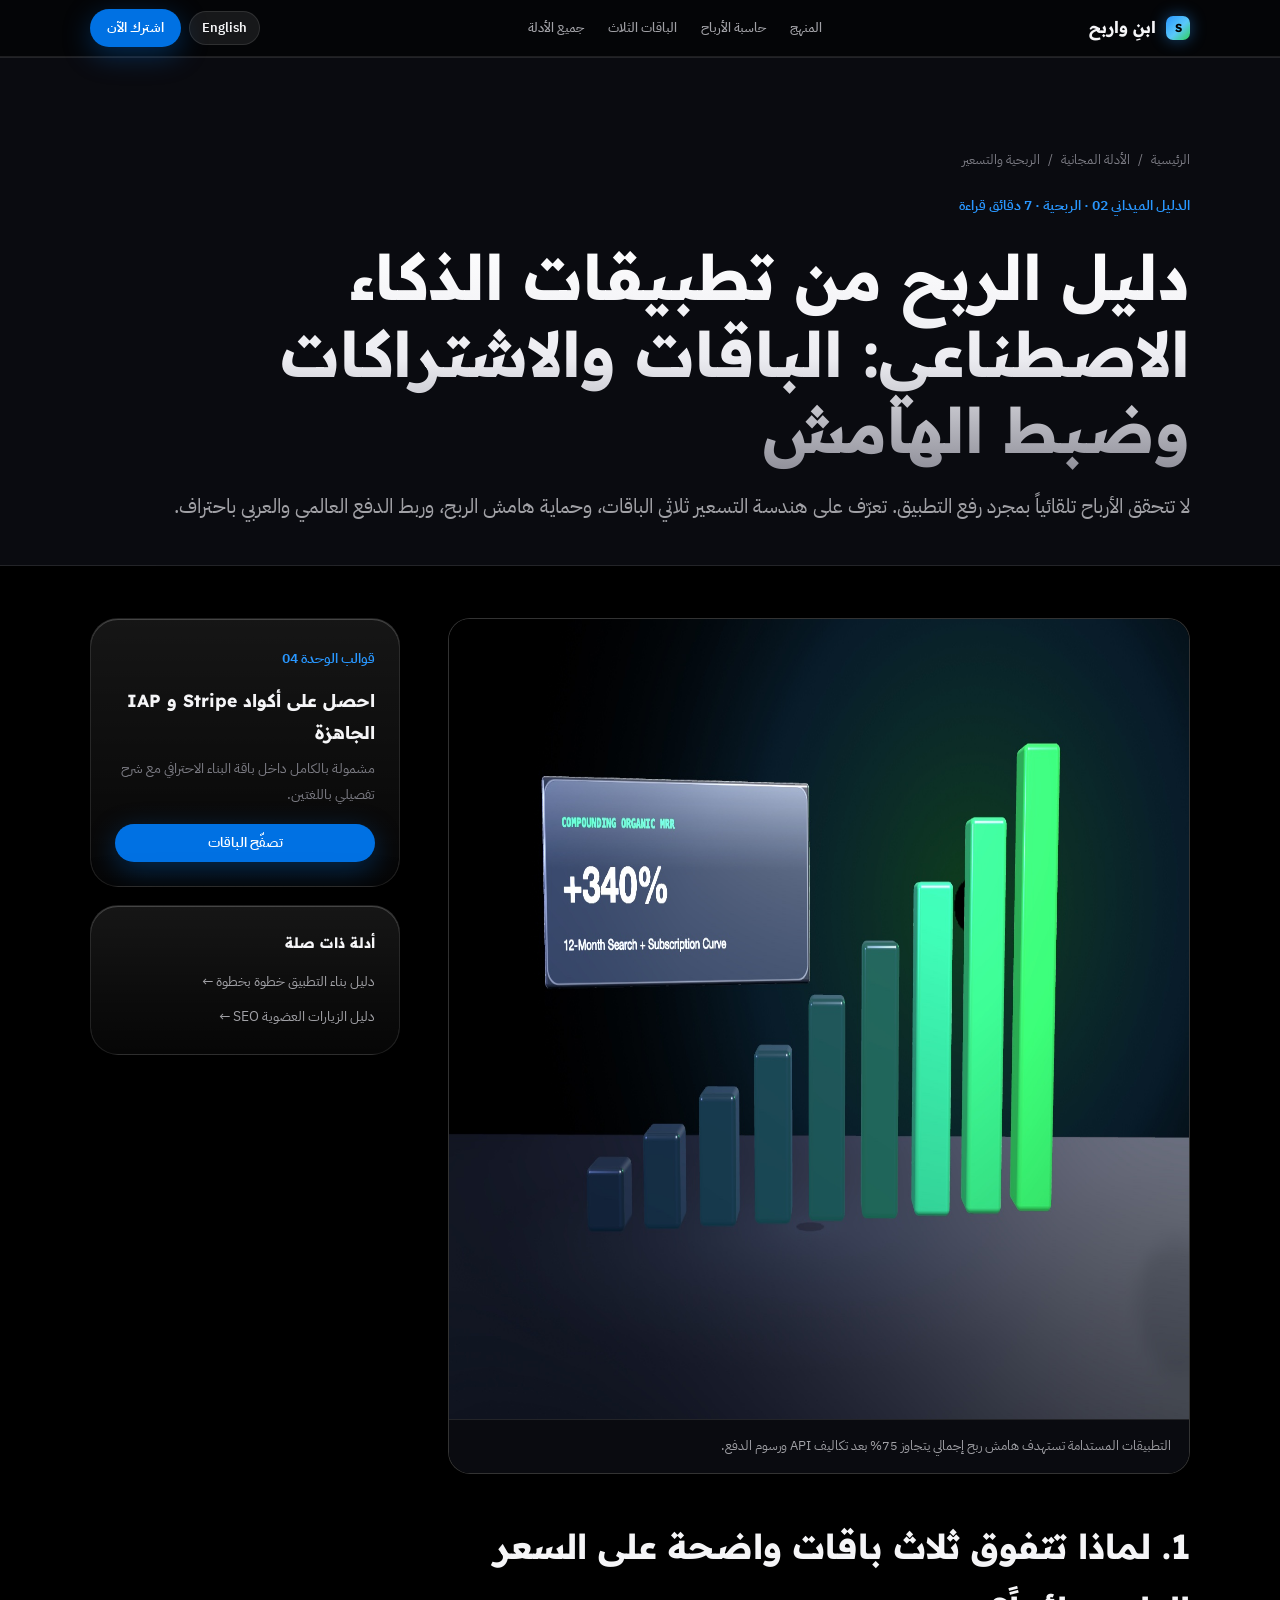
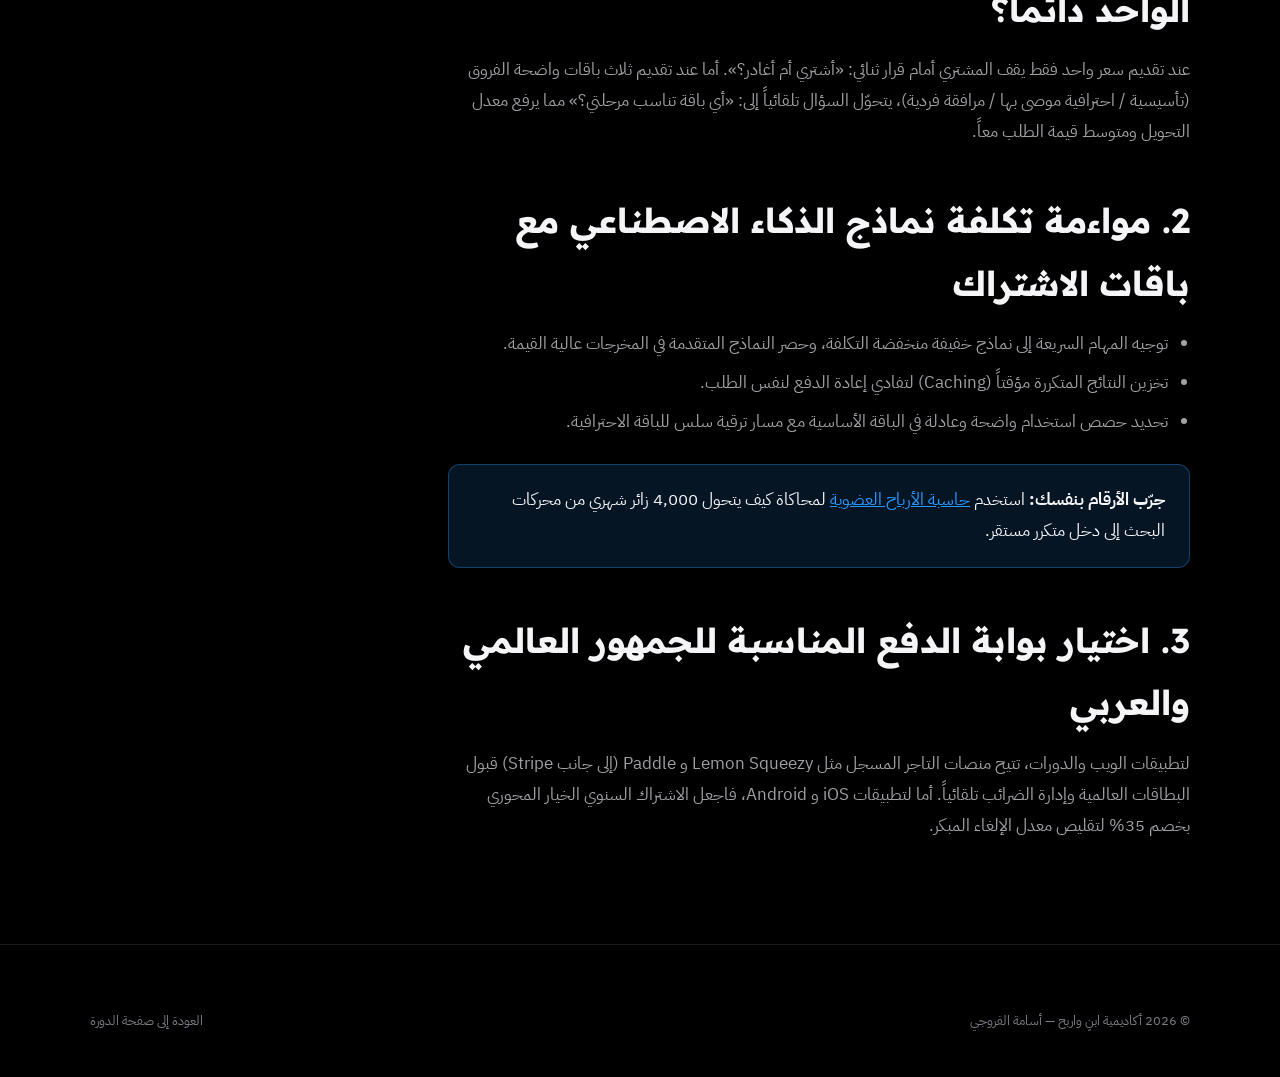
<file: ar/guides/monetize-ai-apps-revenue-playbook/index.html>
<!DOCTYPE html>
<html lang="ar" dir="rtl">
<head>
  <meta charset="UTF-8">
  <meta name="viewport" content="width=device-width, initial-scale=1.0">
  <title>دليل الربح من تطبيقات الذكاء الاصطناعي: التسعير والاشتراكات وضبط الهامش | ابنِ واربح</title>
  <meta name="description" content="تعلم كيفية تحقيق دخل متكرر من تطبيقات الذكاء الاصطناعي عبر تصميم 3 باقات واضحة، وربط Stripe واشتراكات المتاجر، وضبط تكاليف واجهات الذكاء الاصطناعي.">
  <meta name="robots" content="index, follow">
  <link rel="canonical" href="https://oussamaelfarrouji.github.io/ship-and-earn/ar/guides/monetize-ai-apps-revenue-playbook/">
  <link rel="alternate" hreflang="ar" href="https://oussamaelfarrouji.github.io/ship-and-earn/ar/guides/monetize-ai-apps-revenue-playbook/">
  <link rel="alternate" hreflang="en" href="https://oussamaelfarrouji.github.io/ship-and-earn/guides/monetize-ai-apps-revenue-playbook/">
  <link rel="alternate" hreflang="x-default" href="https://oussamaelfarrouji.github.io/ship-and-earn/guides/monetize-ai-apps-revenue-playbook/">
  <meta property="og:type" content="article">
  <meta property="og:title" content="دليل الربح من تطبيقات الذكاء الاصطناعي: الباقات والاشتراكات وضبط الهامش">
  <meta property="og:image" content="https://oussamaelfarrouji.github.io/ship-and-earn/assets/images/bento-revenue-core.jpg">
  <link rel="preconnect" href="https://fonts.googleapis.com">
  <link rel="preconnect" href="https://fonts.gstatic.com" crossorigin>
  <link href="https://fonts.googleapis.com/css2?family=IBM+Plex+Mono:wght@500;600;700&family=IBM+Plex+Sans+Arabic:wght@400;500;600;700&family=Readex+Pro:wght@500;600;700&display=swap" rel="stylesheet">
  <link rel="stylesheet" href="../../../assets/css/styles.css">
  <script type="application/ld+json">
  {
    "@context": "https://schema.org",
    "@graph": [
      {
        "@type": "BreadcrumbList",
        "itemListElement": [
          { "@type": "ListItem", "position": 1, "name": "الرئيسية", "item": "https://oussamaelfarrouji.github.io/ship-and-earn/ar/" },
          { "@type": "ListItem", "position": 2, "name": "دليل الربح من تطبيقات الذكاء الاصطناعي", "item": "https://oussamaelfarrouji.github.io/ship-and-earn/ar/guides/monetize-ai-apps-revenue-playbook/" }
        ]
      },
      {
        "@type": "Article",
        "headline": "دليل الربح من تطبيقات الذكاء الاصطناعي: الباقات والاشتراكات وضبط الهامش",
        "author": { "@type": "Person", "name": "أسامة الفروجي" },
        "datePublished": "2026-11-19",
        "inLanguage": "ar",
        "image": "https://oussamaelfarrouji.github.io/ship-and-earn/assets/images/bento-revenue-core.jpg"
      }
    ]
  }
  </script>
</head>
<body>
  <header class="site-header">
    <div class="container header-inner">
      <a class="brand" href="../../"><span class="brand-orb" aria-hidden="true">S</span><span>ابنِ واربح</span></a>
      <nav class="site-nav" aria-label="التنقل">
        <a href="../../#curriculum">المنهج</a>
        <a href="../../#simulator">حاسبة الأرباح</a>
        <a href="../../#packages">الباقات الثلاث</a>
        <a href="../../#guides">جميع الأدلة</a>
      </nav>
      <div class="header-actions">
        <a class="icon-pill-btn" href="../../../guides/monetize-ai-apps-revenue-playbook/" hreflang="en" lang="en">English</a>
        <a class="btn btn--primary btn--sm" href="../../#packages">اشترك الآن</a>
      </div>
    </div>
  </header>

  <main>
    <section class="article-hero section--alt">
      <div class="container">
        <nav class="breadcrumbs" aria-label="مسار الصفحة">
          <a href="../../">الرئيسية</a><span>/</span><a href="../../#guides">الأدلة المجانية</a><span>/</span><span>الربحية والتسعير</span>
        </nav>
        <span class="eyebrow">الدليل الميداني 02 · الربحية · 7 دقائق قراءة</span>
        <h1 class="hero-title" style="margin-block: 14px 18px; max-width: 24ch;">دليل الربح من تطبيقات الذكاء الاصطناعي: الباقات والاشتراكات وضبط الهامش</h1>
        <p class="lead">لا تتحقق الأرباح تلقائياً بمجرد رفع التطبيق. تعرّف على هندسة التسعير ثلاثي الباقات، وحماية هامش الربح، وربط الدفع العالمي والعربي باحتراف.</p>
      </div>
    </section>

    <section class="article-body">
      <div class="container article-layout">
        <article class="prose">
          <figure class="editorial-figure" style="margin-block-end: 32px;">
            <img src="../../../assets/images/bento-revenue-core.jpg" alt="جهاز لوحي يعرض نمو عوائد الاشتراكات الشهرية بوضوح" width="1200" height="800">
            <figcaption><span>التطبيقات المستدامة تستهدف هامش ربح إجمالي يتجاوز 75% بعد تكاليف API ورسوم الدفع.</span></figcaption>
          </figure>

          <h2>1. لماذا تتفوق ثلاث باقات واضحة على السعر الواحد دائماً؟</h2>
          <p>عند تقديم سعر واحد فقط يقف المشتري أمام قرار ثنائي: «أشتري أم أغادر؟». أما عند تقديم ثلاث باقات واضحة الفروق (تأسيسية / احترافية موصى بها / مرافقة فردية)، يتحوّل السؤال تلقائياً إلى: «أي باقة تناسب مرحلتي؟» مما يرفع معدل التحويل ومتوسط قيمة الطلب معاً.</p>

          <h2>2. مواءمة تكلفة نماذج الذكاء الاصطناعي مع باقات الاشتراك</h2>
          <ul>
            <li>توجيه المهام السريعة إلى نماذج خفيفة منخفضة التكلفة، وحصر النماذج المتقدمة في المخرجات عالية القيمة.</li>
            <li>تخزين النتائج المتكررة مؤقتاً (Caching) لتفادي إعادة الدفع لنفس الطلب.</li>
            <li>تحديد حصص استخدام واضحة وعادلة في الباقة الأساسية مع مسار ترقية سلس للباقة الاحترافية.</li>
          </ul>

          <div class="prose-callout">
            <strong>جرّب الأرقام بنفسك:</strong> استخدم <a href="../../#simulator" style="color: var(--accent-bright); text-decoration: underline;">حاسبة الأرباح العضوية</a> لمحاكاة كيف يتحول 4,000 زائر شهري من محركات البحث إلى دخل متكرر مستقر.
          </div>

          <h2>3. اختيار بوابة الدفع المناسبة للجمهور العالمي والعربي</h2>
          <p>لتطبيقات الويب والدورات، تتيح منصات التاجر المسجل مثل Lemon Squeezy و Paddle (إلى جانب Stripe) قبول البطاقات العالمية وإدارة الضرائب تلقائياً. أما لتطبيقات iOS و Android، فاجعل الاشتراك السنوي الخيار المحوري بخصم 35% لتقليص معدل الإلغاء المبكر.</p>
        </article>

        <aside class="article-aside">
          <div class="glass-card aside-box">
            <span class="eyebrow">قوالب الوحدة 04</span>
            <h3 style="margin-block: 10px 8px; font-size: 1.1rem;">احصل على أكواد Stripe و IAP الجاهزة</h3>
            <p class="muted" style="font-size: 0.88rem; margin-block: 0 16px;">مشمولة بالكامل داخل باقة البناء الاحترافي مع شرح تفصيلي باللغتين.</p>
            <a class="btn btn--primary btn--full btn--sm" href="../../#packages">تصفّح الباقات</a>
          </div>
          <div class="glass-card aside-box">
            <h4 style="font-size: 0.9rem; margin-block-end: 12px;">أدلة ذات صلة</h4>
            <ul class="footer-links">
              <li><a href="../build-ai-app-step-by-step/">دليل بناء التطبيق خطوة بخطوة &larr;</a></li>
              <li><a href="../organic-traffic-seo-for-apps/">دليل الزيارات العضوية SEO &larr;</a></li>
            </ul>
          </div>
        </aside>
      </div>
    </section>
  </main>

  <footer class="site-footer" style="border-block-start: 1px solid var(--border);">
    <div class="container footer-bottom" style="padding-block-start: 0;">
      <span>&copy; 2026 أكاديمية ابنِ واربح — أسامة الفروجي</span>
      <a href="../../">العودة إلى صفحة الدورة</a>
    </div>
  </footer>
  <script src="../../../assets/js/app.js" defer></script>
</body>
</html>
</file>
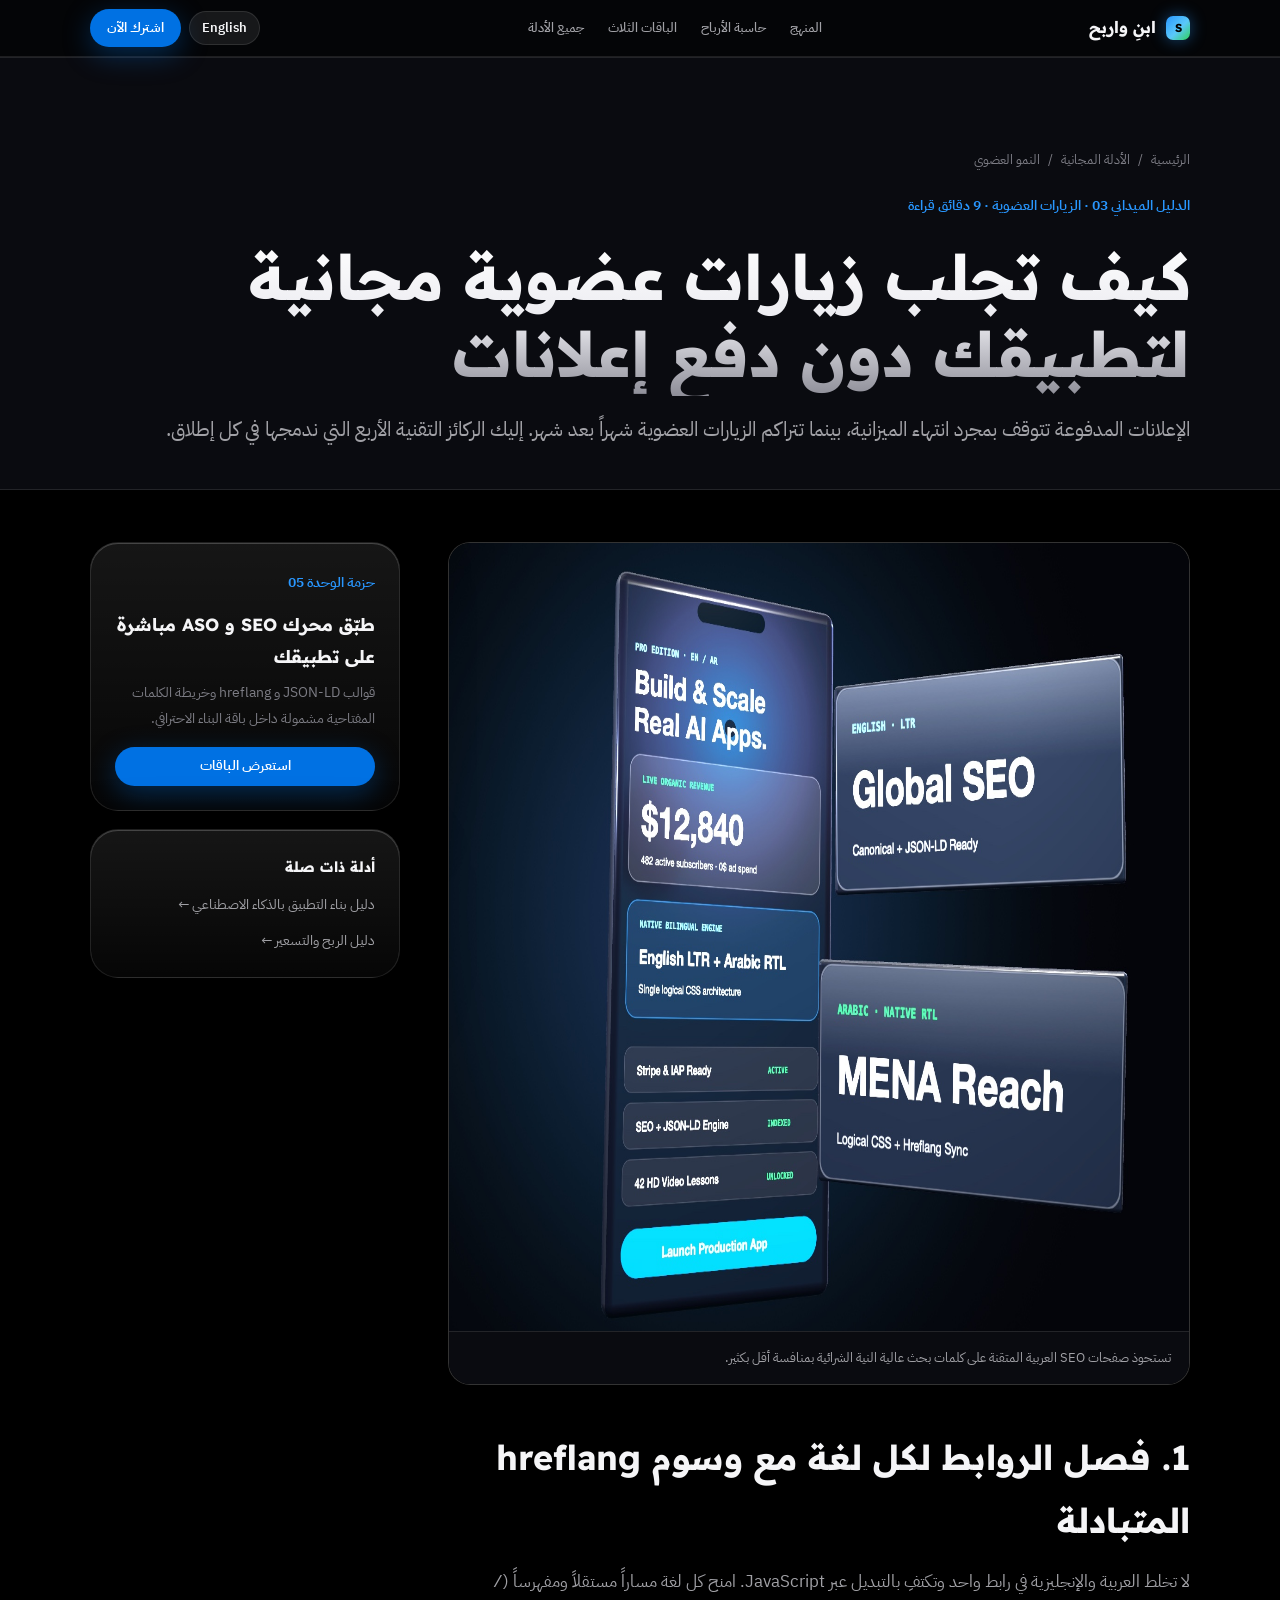
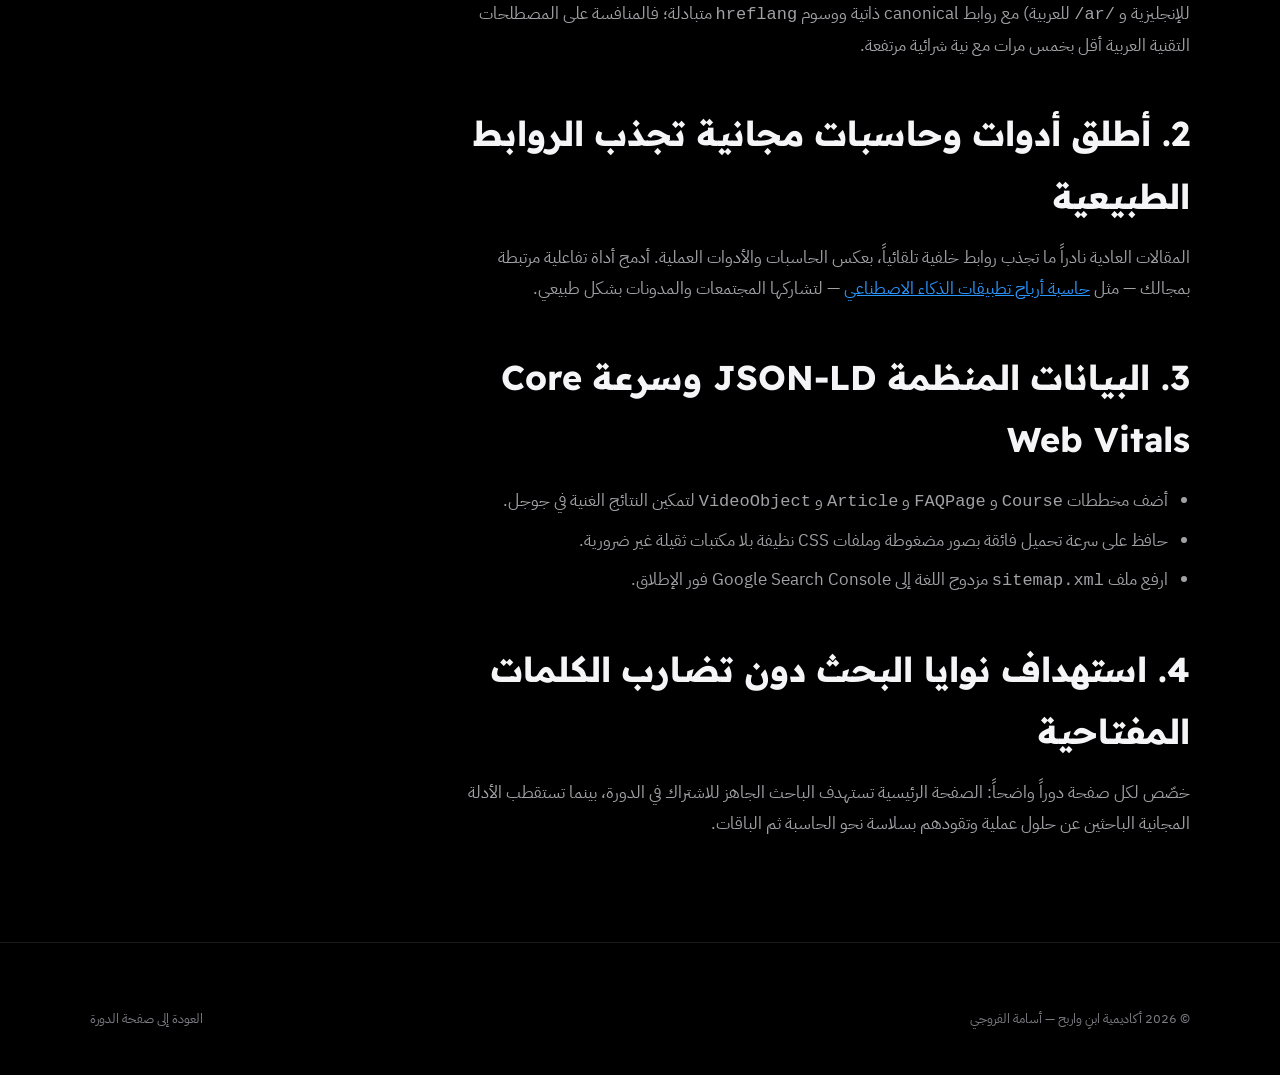
<file: ar/guides/organic-traffic-seo-for-apps/index.html>
<!DOCTYPE html>
<html lang="ar" dir="rtl">
<head>
  <meta charset="UTF-8">
  <meta name="viewport" content="width=device-width, initial-scale=1.0">
  <title>كيف تجلب زيارات عضوية مجانية لتطبيقك دون إعلانات (دليل SEO و ASO) | ابنِ واربح</title>
  <meta name="description" content="خطة عملية لتوليد زيارات عضوية متراكمة لتطبيقات الويب والجوال باستخدام SEO ثنائي اللغة (عربي/إنجليزي) والحاسبات التفاعلية وبيانات JSON-LD وتحسين المتاجر ASO.">
  <meta name="robots" content="index, follow">
  <link rel="canonical" href="https://oussamaelfarrouji.github.io/ship-and-earn/ar/guides/organic-traffic-seo-for-apps/">
  <link rel="alternate" hreflang="ar" href="https://oussamaelfarrouji.github.io/ship-and-earn/ar/guides/organic-traffic-seo-for-apps/">
  <link rel="alternate" hreflang="en" href="https://oussamaelfarrouji.github.io/ship-and-earn/guides/organic-traffic-seo-for-apps/">
  <link rel="alternate" hreflang="x-default" href="https://oussamaelfarrouji.github.io/ship-and-earn/guides/organic-traffic-seo-for-apps/">
  <meta property="og:type" content="article">
  <meta property="og:title" content="كيف تجلب زيارات عضوية مجانية لتطبيقك دون إعلانات (دليل SEO و ASO)">
  <meta property="og:image" content="https://oussamaelfarrouji.github.io/ship-and-earn/assets/images/bento-spatial-ui.jpg">
  <link rel="preconnect" href="https://fonts.googleapis.com">
  <link rel="preconnect" href="https://fonts.gstatic.com" crossorigin>
  <link href="https://fonts.googleapis.com/css2?family=IBM+Plex+Mono:wght@500;600;700&family=IBM+Plex+Sans+Arabic:wght@400;500;600;700&family=Readex+Pro:wght@500;600;700&display=swap" rel="stylesheet">
  <link rel="stylesheet" href="../../../assets/css/styles.css">
  <script type="application/ld+json">
  {
    "@context": "https://schema.org",
    "@graph": [
      {
        "@type": "BreadcrumbList",
        "itemListElement": [
          { "@type": "ListItem", "position": 1, "name": "الرئيسية", "item": "https://oussamaelfarrouji.github.io/ship-and-earn/ar/" },
          { "@type": "ListItem", "position": 2, "name": "جلب الزيارات العضوية للتطبيقات", "item": "https://oussamaelfarrouji.github.io/ship-and-earn/ar/guides/organic-traffic-seo-for-apps/" }
        ]
      },
      {
        "@type": "Article",
        "headline": "كيف تجلب زيارات عضوية مجانية لتطبيقك دون دفع إعلانات",
        "author": { "@type": "Person", "name": "أسامة الفروجي" },
        "datePublished": "2026-11-19",
        "inLanguage": "ar",
        "image": "https://oussamaelfarrouji.github.io/ship-and-earn/assets/images/bento-spatial-ui.jpg"
      }
    ]
  }
  </script>
</head>
<body>
  <header class="site-header">
    <div class="container header-inner">
      <a class="brand" href="../../"><span class="brand-orb" aria-hidden="true">S</span><span>ابنِ واربح</span></a>
      <nav class="site-nav" aria-label="التنقل">
        <a href="../../#curriculum">المنهج</a>
        <a href="../../#simulator">حاسبة الأرباح</a>
        <a href="../../#packages">الباقات الثلاث</a>
        <a href="../../#guides">جميع الأدلة</a>
      </nav>
      <div class="header-actions">
        <a class="icon-pill-btn" href="../../../guides/organic-traffic-seo-for-apps/" hreflang="en" lang="en">English</a>
        <a class="btn btn--primary btn--sm" href="../../#packages">اشترك الآن</a>
      </div>
    </div>
  </header>

  <main>
    <section class="article-hero section--alt">
      <div class="container">
        <nav class="breadcrumbs" aria-label="مسار الصفحة">
          <a href="../../">الرئيسية</a><span>/</span><a href="../../#guides">الأدلة المجانية</a><span>/</span><span>النمو العضوي</span>
        </nav>
        <span class="eyebrow">الدليل الميداني 03 · الزيارات العضوية · 9 دقائق قراءة</span>
        <h1 class="hero-title" style="margin-block: 14px 18px; max-width: 24ch;">كيف تجلب زيارات عضوية مجانية لتطبيقك دون دفع إعلانات</h1>
        <p class="lead">الإعلانات المدفوعة تتوقف بمجرد انتهاء الميزانية، بينما تتراكم الزيارات العضوية شهراً بعد شهر. إليك الركائز التقنية الأربع التي ندمجها في كل إطلاق.</p>
      </div>
    </section>

    <section class="article-body">
      <div class="container article-layout">
        <article class="prose">
          <figure class="editorial-figure" style="margin-block-end: 32px;">
            <img src="../../../assets/images/bento-spatial-ui.jpg" alt="مؤسسون يراجعون بيانات الزيارات العضوية وخطط إطلاق التطبيقات" width="1400" height="788">
            <figcaption><span>تستحوذ صفحات SEO العربية المتقنة على كلمات بحث عالية النية الشرائية بمنافسة أقل بكثير.</span></figcaption>
          </figure>

          <h2>1. فصل الروابط لكل لغة مع وسوم hreflang المتبادلة</h2>
          <p>لا تخلط العربية والإنجليزية في رابط واحد وتكتفِ بالتبديل عبر JavaScript. امنح كل لغة مساراً مستقلاً ومفهرساً (<code>/</code> للإنجليزية و <code>/ar/</code> للعربية) مع روابط canonical ذاتية ووسوم <code>hreflang</code> متبادلة؛ فالمنافسة على المصطلحات التقنية العربية أقل بخمس مرات مع نية شرائية مرتفعة.</p>

          <h2>2. أطلق أدوات وحاسبات مجانية تجذب الروابط الطبيعية</h2>
          <p>المقالات العادية نادراً ما تجذب روابط خلفية تلقائياً، بعكس الحاسبات والأدوات العملية. أدمج أداة تفاعلية مرتبطة بمجالك — مثل <a href="../../#simulator" style="color: var(--accent-bright); text-decoration: underline;">حاسبة أرباح تطبيقات الذكاء الاصطناعي</a> — لتشاركها المجتمعات والمدونات بشكل طبيعي.</p>

          <h2>3. البيانات المنظمة JSON-LD وسرعة Core Web Vitals</h2>
          <ul>
            <li>أضف مخططات <code>Course</code> و <code>FAQPage</code> و <code>Article</code> و <code>VideoObject</code> لتمكين النتائج الغنية في جوجل.</li>
            <li>حافظ على سرعة تحميل فائقة بصور مضغوطة وملفات CSS نظيفة بلا مكتبات ثقيلة غير ضرورية.</li>
            <li>ارفع ملف <code>sitemap.xml</code> مزدوج اللغة إلى Google Search Console فور الإطلاق.</li>
          </ul>

          <h2>4. استهداف نوايا البحث دون تضارب الكلمات المفتاحية</h2>
          <p>خصّص لكل صفحة دوراً واضحاً: الصفحة الرئيسية تستهدف الباحث الجاهز للاشتراك في الدورة، بينما تستقطب الأدلة المجانية الباحثين عن حلول عملية وتقودهم بسلاسة نحو الحاسبة ثم الباقات.</p>
        </article>

        <aside class="article-aside">
          <div class="glass-card aside-box">
            <span class="eyebrow">حزمة الوحدة 05</span>
            <h3 style="margin-block: 10px 8px; font-size: 1.1rem;">طبّق محرك SEO و ASO مباشرة على تطبيقك</h3>
            <p class="muted" style="font-size: 0.88rem; margin-block: 0 16px;">قوالب JSON-LD و hreflang وخريطة الكلمات المفتاحية مشمولة داخل باقة البناء الاحترافي.</p>
            <a class="btn btn--primary btn--full btn--sm" href="../../#packages">استعرض الباقات</a>
          </div>
          <div class="glass-card aside-box">
            <h4 style="font-size: 0.9rem; margin-block-end: 12px;">أدلة ذات صلة</h4>
            <ul class="footer-links">
              <li><a href="../build-ai-app-step-by-step/">دليل بناء التطبيق بالذكاء الاصطناعي &larr;</a></li>
              <li><a href="../monetize-ai-apps-revenue-playbook/">دليل الربح والتسعير &larr;</a></li>
            </ul>
          </div>
        </aside>
      </div>
    </section>
  </main>

  <footer class="site-footer" style="border-block-start: 1px solid var(--border);">
    <div class="container footer-bottom" style="padding-block-start: 0;">
      <span>&copy; 2026 أكاديمية ابنِ واربح — أسامة الفروجي</span>
      <a href="../../">العودة إلى صفحة الدورة</a>
    </div>
  </footer>
  <script src="../../../assets/js/app.js" defer></script>
</body>
</html>
</file>
<file: assets/css/styles.css>
/* ==========================================================================
   Ship & Earn — Apple Futuristic / visionOS Liquid Glass Design System
   Skills Applied:
   - agency-visionos-spatial-engineer (Liquid Glass, specular 1px top-rim, depth)
   - agency-ux-architect (Obsidian Dark + Titanium Light theme switcher, grid)
   - agency-internationalization-engineer (100% Logical CSS LTR + RTL)
   - agency-ui-designer & agency-frontend-developer (WCAG AA, GPU-only motion)
   ========================================================================== */

:root {
  /* Default: Apple Pro Space-Black Obsidian Theme */
  --bg-page: #000000;
  --bg-elevated: #0A0B10;
  --bg-card: rgba(255, 255, 255, 0.045);
  --bg-card-hover: rgba(255, 255, 255, 0.075);
  --bg-glass: linear-gradient(180deg, rgba(255, 255, 255, 0.085) 0%, rgba(255, 255, 255, 0.025) 100%);
  --bg-nav: rgba(6, 7, 11, 0.72);
  --bg-input: rgba(255, 255, 255, 0.06);
  --bg-pill: rgba(255, 255, 255, 0.08);

  --text-primary: #F5F5F7;
  --text-secondary: #A1A1A6;
  --text-muted: #7C7C84;
  --text-gradient: linear-gradient(180deg, #FFFFFF 0%, #ECECF1 52%, #8E8E98 100%);

  /* Apple Signature Optical Accents */
  --accent: #0071E3;
  --accent-hover: #0077ED;
  --accent-bright: #2997FF;
  --accent-cyan: #5AC8FA;
  --accent-indigo: #7D7AFF;
  --accent-green: #30D158;
  --accent-soft: rgba(41, 151, 255, 0.14);
  --green-soft: rgba(48, 209, 88, 0.14);

  /* Specular Liquid Glass Borders & Shadows */
  --border: rgba(255, 255, 255, 0.10);
  --border-strong: rgba(255, 255, 255, 0.20);
  --specular-top: inset 0 1px 0 rgba(255, 255, 255, 0.20);
  --shadow-glass: 0 24px 64px rgba(0, 0, 0, 0.55);
  --shadow-glow: 0 0 0 1px rgba(41, 151, 255, 0.45), 0 24px 70px rgba(0, 113, 227, 0.22);

  /* Typography — SF Pro Display / Inter Keynote System */
  --font-display: -apple-system, BlinkMacSystemFont, "SF Pro Display", "Inter", "Segoe UI", sans-serif;
  --font-sans: -apple-system, BlinkMacSystemFont, "SF Pro Text", "Inter", "Segoe UI", sans-serif;
  --font-mono: "SF Mono", "JetBrains Mono", ui-monospace, Menlo, monospace;

  --leading-display: 1.04;
  --leading-heading: 1.10;
  --leading-body: 1.62;
  --tracking-display: -0.042em;
  --tracking-heading: -0.03em;

  --container-max: 1180px;
  --container-wide: 1280px;
  --container-narrow: 820px;
  --header-height: 56px;

  --radius-sm: 12px;
  --radius-md: 22px;
  --radius-lg: 28px;
  --radius-pill: 999px;

  --ease-apple: cubic-bezier(0.28, 0.11, 0.32, 1);
  --transition-fast: 180ms var(--ease-apple);
  --transition-base: 320ms var(--ease-apple);
}

/* Titanium Light Pro Mode (Theme Toggle — agency-ux-architect) */
[data-theme="light"] {
  --bg-page: #F5F5F7;
  --bg-elevated: #FFFFFF;
  --bg-card: rgba(255, 255, 255, 0.86);
  --bg-card-hover: #FFFFFF;
  --bg-glass: linear-gradient(180deg, rgba(255, 255, 255, 0.96) 0%, rgba(248, 248, 250, 0.85) 100%);
  --bg-nav: rgba(245, 245, 247, 0.78);
  --bg-input: #FFFFFF;
  --bg-pill: rgba(0, 0, 0, 0.055);

  --text-primary: #1D1D1F;
  --text-secondary: #515154;
  --text-muted: #6E6E73;
  --text-gradient: linear-gradient(180deg, #1D1D1F 0%, #3A3A3F 62%, #6E6E73 100%);

  --accent-bright: #0066CC;
  --accent-soft: rgba(0, 113, 227, 0.10);
  --green-soft: rgba(24, 152, 62, 0.12);
  --accent-green: #16863A;

  --border: rgba(0, 0, 0, 0.08);
  --border-strong: rgba(0, 0, 0, 0.16);
  --specular-top: inset 0 1px 0 rgba(255, 255, 255, 0.95);
  --shadow-glass: 0 18px 44px rgba(0, 0, 0, 0.06);
  --shadow-glow: 0 0 0 1.5px rgba(0, 113, 227, 0.50), 0 20px 50px rgba(0, 113, 227, 0.14);
}

/* Native Arabic Typography (Zero letter-spacing to protect cursive ligatures) */
html[lang="ar"] {
  --font-display: "Readex Pro", "IBM Plex Sans Arabic", -apple-system, sans-serif;
  --font-sans: "IBM Plex Sans Arabic", -apple-system, sans-serif;
  --font-mono: "IBM Plex Mono", "JetBrains Mono", monospace;
  --leading-display: 1.22;
  --leading-heading: 1.28;
  --leading-body: 1.82;
  --tracking-display: 0;
  --tracking-heading: 0;
}

/* Base Reset */
*,
*::before,
*::after {
  box-sizing: border-box;
}

html {
  scroll-behavior: smooth;
  text-size-adjust: 100%;
  background-color: var(--bg-page);
  color: var(--text-primary);
}

body {
  margin: 0;
  font-family: var(--font-sans);
  font-size: 1.0625rem;
  line-height: var(--leading-body);
  color: var(--text-primary);
  background-color: var(--bg-page);
  -webkit-font-smoothing: antialiased;
  -moz-osx-font-smoothing: grayscale;
  overflow-x: hidden;
  transition: background-color 300ms var(--ease-apple), color 300ms var(--ease-apple);
}

img,
video,
svg {
  display: block;
  max-width: 100%;
}

button,
input,
select,
textarea {
  font: inherit;
  color: inherit;
}

a {
  color: inherit;
  text-decoration: none;
}

:focus-visible {
  outline: 2px solid var(--accent-bright);
  outline-offset: 3px;
  border-radius: 6px;
}

[dir="rtl"] .icon-directional {
  transform: scaleX(-1);
}

.skip-link {
  position: absolute;
  inset-block-start: -100px;
  inset-inline-start: 16px;
  z-index: 1000;
  padding: 12px 18px;
  background: var(--accent);
  color: #FFFFFF;
  font-weight: 600;
  border-radius: var(--radius-pill);
}
.skip-link:focus {
  inset-block-start: 16px;
}

/* Containers */
.container {
  width: 100%;
  max-width: var(--container-max);
  margin-inline: auto;
  padding-inline: clamp(20px, 4vw, 40px);
}
.container--wide {
  max-width: var(--container-wide);
}
.container--narrow {
  max-width: var(--container-narrow);
}

/* ==========================================================================
   Liquid Glass Surface Primitive + Specular Mouse Sheen
   ========================================================================== */
.glass-card {
  position: relative;
  background: var(--bg-glass);
  backdrop-filter: blur(28px) saturate(180%);
  -webkit-backdrop-filter: blur(28px) saturate(180%);
  border: 1px solid var(--border);
  border-radius: var(--radius-lg);
  box-shadow: var(--specular-top), var(--shadow-glass);
  overflow: hidden;
  transition: transform var(--transition-base), border-color var(--transition-base), box-shadow var(--transition-base);
}

.glass-card::before {
  content: "";
  position: absolute;
  inset: 0;
  pointer-events: none;
  opacity: 0;
  background: radial-gradient(520px circle at var(--mx, 50%) var(--my, 20%), rgba(41, 151, 255, 0.14), transparent 55%);
  transition: opacity 260ms ease;
  z-index: 1;
}

.glass-card:hover::before {
  opacity: 1;
}

.glass-card:hover {
  border-color: var(--border-strong);
}

/* ==========================================================================
   Typography Primitives
   ========================================================================== */
h1,
h2,
h3,
h4 {
  margin: 0;
  font-family: var(--font-display);
}

.keynote-badge {
  display: inline-flex;
  align-items: center;
  gap: 8px;
  padding: 6px 14px;
  border-radius: var(--radius-pill);
  background: var(--bg-pill);
  border: 1px solid var(--border-strong);
  box-shadow: var(--specular-top);
  font-size: 0.8125rem;
  font-weight: 600;
  color: var(--text-primary);
  letter-spacing: 0.01em;
}
html[lang="ar"] .keynote-badge {
  letter-spacing: 0;
}

.badge-dot {
  width: 7px;
  height: 7px;
  border-radius: 50%;
  background: linear-gradient(135deg, var(--accent-cyan), var(--accent-bright));
  box-shadow: 0 0 10px var(--accent-bright);
  flex-shrink: 0;
}

.eyebrow {
  display: inline-block;
  font-size: 0.875rem;
  font-weight: 600;
  color: var(--accent-bright);
  letter-spacing: 0.02em;
}
html[lang="ar"] .eyebrow {
  letter-spacing: 0;
}

.hero-title {
  font-family: var(--font-display);
  font-weight: 700;
  font-size: clamp(2.85rem, 6.6vw, 5.4rem);
  line-height: var(--leading-display);
  letter-spacing: var(--tracking-display);
  background: var(--text-gradient);
  -webkit-background-clip: text;
  background-clip: text;
  color: transparent;
}
html[lang="ar"] .hero-title {
  font-size: clamp(2.35rem, 4.9vw, 4.1rem);
  padding-block: 4px;
}

.hero-title-accent {
  background: linear-gradient(90deg, #2997FF 0%, #64D2FF 52%, #30D158 100%);
  -webkit-background-clip: text;
  background-clip: text;
  color: transparent;
}

.section-title {
  font-family: var(--font-display);
  font-weight: 700;
  font-size: clamp(2.15rem, 4.4vw, 3.6rem);
  line-height: var(--leading-heading);
  letter-spacing: var(--tracking-heading);
  color: var(--text-primary);
}
html[lang="ar"] .section-title {
  font-size: clamp(1.85rem, 3.4vw, 2.85rem);
}

.lead {
  font-size: clamp(1.08rem, 1.55vw, 1.3rem);
  line-height: 1.56;
  color: var(--text-secondary);
  margin: 0;
  font-weight: 400;
}

.muted {
  color: var(--text-muted);
}

.mono-num {
  font-family: var(--font-mono);
  font-variant-numeric: tabular-nums;
}

/* ==========================================================================
   Apple Pill Buttons
   ========================================================================== */
.btn {
  display: inline-flex;
  align-items: center;
  justify-content: center;
  gap: 8px;
  min-height: 48px;
  padding-inline: 26px;
  padding-block: 11px;
  border-radius: var(--radius-pill);
  font-size: 0.96875rem;
  font-weight: 600;
  border: 1px solid transparent;
  cursor: pointer;
  transition: transform var(--transition-fast), background-color var(--transition-fast), border-color var(--transition-fast), box-shadow var(--transition-fast);
  white-space: nowrap;
}

.btn:active {
  transform: scale(0.98);
}

.btn--primary {
  background: var(--accent);
  color: #FFFFFF;
  box-shadow: 0 8px 28px rgba(0, 113, 227, 0.34);
}
.btn--primary:hover {
  background: var(--accent-hover);
  box-shadow: 0 10px 34px rgba(0, 113, 227, 0.46);
  transform: translateY(-1px);
}

.btn--glass {
  background: var(--bg-pill);
  border-color: var(--border-strong);
  color: var(--text-primary);
  backdrop-filter: blur(18px);
  -webkit-backdrop-filter: blur(18px);
  box-shadow: var(--specular-top);
}
.btn--glass:hover {
  background: var(--bg-card-hover);
  border-color: var(--accent-bright);
  transform: translateY(-1px);
}

.btn--white {
  background: #F5F5F7;
  color: #000000;
}
.btn--white:hover {
  background: #FFFFFF;
  transform: translateY(-1px);
}
[data-theme="light"] .btn--white {
  background: #1D1D1F;
  color: #FFFFFF;
}

.btn--sm {
  min-height: 36px;
  padding-inline: 16px;
  padding-block: 6px;
  font-size: 0.85rem;
}

.btn--full {
  width: 100%;
}

/* ==========================================================================
   Ultra-Slim Apple Frosted Global Navigation Bar
   ========================================================================== */
.site-header {
  position: sticky;
  inset-block-start: 0;
  z-index: 200;
  background: var(--bg-nav);
  backdrop-filter: saturate(180%) blur(24px);
  -webkit-backdrop-filter: saturate(180%) blur(24px);
  border-block-end: 1px solid var(--border);
}

.header-inner {
  display: flex;
  align-items: center;
  justify-content: space-between;
  gap: 16px;
  min-height: var(--header-height);
}

.brand {
  display: inline-flex;
  align-items: center;
  gap: 10px;
  font-family: var(--font-display);
  font-weight: 700;
  font-size: 1.02rem;
  letter-spacing: -0.02em;
  flex-shrink: 0;
}
html[lang="ar"] .brand {
  letter-spacing: 0;
}

.brand-orb {
  width: 24px;
  height: 24px;
  border-radius: 7px;
  background: linear-gradient(135deg, #2997FF 0%, #5AC8FA 55%, #30D158 100%);
  display: grid;
  place-items: center;
  color: #000000;
  font-weight: 800;
  font-size: 0.72rem;
  box-shadow: 0 0 16px rgba(41, 151, 255, 0.45);
}

.site-nav {
  display: flex;
  align-items: center;
  gap: 24px;
}

.site-nav a {
  font-size: 0.84rem;
  font-weight: 500;
  color: var(--text-secondary);
  transition: color var(--transition-fast);
  padding-block: 6px;
}
.site-nav a:hover {
  color: var(--text-primary);
}

.header-actions {
  display: flex;
  align-items: center;
  gap: 8px;
  flex-shrink: 0;
}

.icon-pill-btn {
  display: inline-flex;
  align-items: center;
  justify-content: center;
  gap: 6px;
  min-height: 34px;
  padding-inline: 12px;
  border-radius: var(--radius-pill);
  border: 1px solid var(--border);
  background: var(--bg-pill);
  font-size: 0.8rem;
  font-weight: 600;
  color: var(--text-primary);
  cursor: pointer;
  transition: border-color var(--transition-fast), background-color var(--transition-fast);
}
.icon-pill-btn:hover {
  border-color: var(--border-strong);
  background: var(--bg-card-hover);
}

.mobile-menu-btn {
  display: none;
  width: 40px;
  height: 40px;
  border-radius: 50%;
  border: 1px solid var(--border);
  background: var(--bg-pill);
  align-items: center;
  justify-content: center;
  cursor: pointer;
}

.mobile-nav {
  display: none;
  border-block-start: 1px solid var(--border);
  background: var(--bg-elevated);
  padding-block: 14px 24px;
}
.mobile-nav.is-open {
  display: block;
}
.mobile-nav-list {
  display: flex;
  flex-direction: column;
}
.mobile-nav-list a {
  padding: 13px 4px;
  font-size: 1rem;
  font-weight: 500;
  border-block-end: 1px solid var(--border);
}

/* ==========================================================================
   Monumental Apple Keynote Hero + Full-Bleed 3D Hardware Stage
   ========================================================================== */
.hero {
  position: relative;
  padding-block: clamp(56px, 8vw, 108px) clamp(56px, 7vw, 96px);
  overflow: hidden;
}

/* Subtle Optical Studio Top Aura */
.hero::before {
  content: "";
  position: absolute;
  inset-block-start: -180px;
  inset-inline-start: 50%;
  transform: translateX(-50%);
  width: min(1100px, 100vw);
  height: 560px;
  background: radial-gradient(ellipse at center, rgba(41, 151, 255, 0.22) 0%, rgba(125, 122, 255, 0.08) 42%, transparent 72%);
  pointer-events: none;
  z-index: 0;
}
[dir="rtl"] .hero::before {
  transform: translateX(50%);
}
[data-theme="light"] .hero::before {
  background: radial-gradient(ellipse at center, rgba(0, 113, 227, 0.12) 0%, rgba(90, 200, 250, 0.06) 45%, transparent 72%);
}

.hero-center {
  position: relative;
  z-index: 2;
  display: flex;
  flex-direction: column;
  align-items: center;
  text-align: center;
  gap: 22px;
  max-width: 920px;
  margin-inline: auto;
}

.hero-center h1,
.hero-center p {
  text-align: center;
}

.hero-cta-row {
  display: flex;
  flex-wrap: wrap;
  justify-content: center;
  gap: 14px;
  padding-block-start: 6px;
}

/* Full-Bleed Cinema 3D Hardware & Keynote Video Frame */
.hero-stage-wrap {
  position: relative;
  z-index: 2;
  margin-block-start: clamp(38px, 5.5vw, 64px);
}

.keynote-stage {
  position: relative;
  border-radius: var(--radius-lg);
  overflow: hidden;
  border: 1px solid var(--border-strong);
  background: #000000;
  box-shadow: var(--specular-top), 0 40px 120px rgba(0, 0, 0, 0.72), 0 0 80px rgba(41, 151, 255, 0.14);
  aspect-ratio: 16 / 9;
}

.keynote-stage video,
.keynote-stage img {
  width: 100%;
  height: 100%;
  object-fit: cover;
}

.stage-play-overlay {
  position: absolute;
  inset: 0;
  display: flex;
  flex-direction: column;
  align-items: center;
  justify-content: flex-end;
  padding-block-end: clamp(20px, 4vw, 44px);
  background: linear-gradient(180deg, rgba(0, 0, 0, 0.04) 40%, rgba(0, 0, 0, 0.72) 100%);
  border: none;
  cursor: pointer;
  color: #FFFFFF;
}
.stage-play-overlay.is-hidden {
  display: none;
}

.liquid-play-pill {
  display: inline-flex;
  align-items: center;
  gap: 12px;
  padding: 12px 24px;
  border-radius: var(--radius-pill);
  background: rgba(20, 22, 30, 0.68);
  backdrop-filter: blur(24px) saturate(180%);
  -webkit-backdrop-filter: blur(24px) saturate(180%);
  border: 1px solid rgba(255, 255, 255, 0.24);
  box-shadow: inset 0 1px 0 rgba(255, 255, 255, 0.30), 0 16px 40px rgba(0, 0, 0, 0.55);
  font-size: 0.95rem;
  font-weight: 600;
  color: #FFFFFF;
  transition: transform var(--transition-fast), background-color var(--transition-fast);
}
.stage-play-overlay:hover .liquid-play-pill {
  transform: scale(1.04);
  background: rgba(0, 113, 227, 0.85);
}

/* Floating VisionOS Ornament Subscribe Dock */
.hero-dock {
  margin-block-start: 28px;
  margin-inline: auto;
  max-width: 720px;
  padding: 18px 22px;
  border-radius: var(--radius-md);
  background: var(--bg-glass);
  backdrop-filter: blur(28px) saturate(180%);
  -webkit-backdrop-filter: blur(28px) saturate(180%);
  border: 1px solid var(--border);
  box-shadow: var(--specular-top), var(--shadow-glass);
}

.hero-dock-label {
  display: block;
  font-size: 0.875rem;
  font-weight: 500;
  color: var(--text-secondary);
  margin-block-end: 12px;
  text-align: center;
}

.subscribe-inline-form {
  display: flex;
  gap: 10px;
}

.input-field {
  flex: 1;
  min-width: 0;
  min-height: 48px;
  padding-inline: 18px;
  border-radius: var(--radius-pill);
  border: 1px solid var(--border-strong);
  background: var(--bg-input);
  font-size: 0.95rem;
  color: var(--text-primary);
  transition: border-color var(--transition-fast), box-shadow var(--transition-fast);
}
.input-field:focus {
  outline: none;
  border-color: var(--accent-bright);
  box-shadow: 0 0 0 4px rgba(41, 151, 255, 0.18);
}
.input-field::placeholder {
  color: var(--text-muted);
}

.form-status {
  margin-block-start: 10px;
  font-size: 0.86rem;
  min-height: 1.2em;
  text-align: center;
}
.form-status.is-success {
  color: var(--accent-green);
  font-weight: 600;
}
.form-status.is-error {
  color: #FF453A;
  font-weight: 500;
}

/* ==========================================================================
   Section Framing
   ========================================================================== */
.section {
  padding-block: clamp(72px, 9.5vw, 132px);
  position: relative;
}

.section--alt {
  background: var(--bg-elevated);
  border-block: 1px solid var(--border);
}

.section-head-center {
  display: flex;
  flex-direction: column;
  align-items: center;
  text-align: center;
  gap: 14px;
  max-width: 780px;
  margin-inline: auto;
  margin-block-end: clamp(40px, 5.5vw, 68px);
}
.section-head-center h2,
.section-head-center p {
  text-align: center;
}

/* ==========================================================================
   01. Apple Signature Bento Grid (Asymmetric Spatial Showcase)
   ========================================================================== */
.bento-grid {
  display: grid;
  grid-template-columns: repeat(12, minmax(0, 1fr));
  gap: 20px;
}

.bento-tile {
  position: relative;
  display: flex;
  flex-direction: column;
  justify-content: space-between;
  min-height: 440px;
  padding: clamp(24px, 3vw, 36px);
}

.bento-tile--span7 {
  grid-column: span 7;
}
.bento-tile--span5 {
  grid-column: span 5;
}

.bento-tile--media {
  background: #05060A;
  color: #F5F5F7;
  padding: 0;
}

.bento-media-img {
  position: absolute;
  inset: 0;
  width: 100%;
  height: 100%;
  object-fit: cover;
  transition: transform 700ms var(--ease-apple);
}
.bento-tile--media:hover .bento-media-img {
  transform: scale(1.035);
}

.bento-media-scrim {
  position: relative;
  z-index: 2;
  margin-block-start: auto;
  padding: clamp(24px, 3vw, 34px);
  background: linear-gradient(180deg, rgba(0, 0, 0, 0) 0%, rgba(0, 0, 0, 0.72) 45%, rgba(0, 0, 0, 0.94) 100%);
  display: flex;
  flex-direction: column;
  gap: 8px;
}

.bento-tile--media h3 {
  font-size: clamp(1.45rem, 2.2vw, 1.95rem);
  font-weight: 700;
  letter-spacing: var(--tracking-heading);
  color: #FFFFFF;
}
.bento-tile--media p {
  margin: 0;
  font-size: 0.96rem;
  color: #C7C7CC;
  max-width: 48ch;
}

.bento-kicker {
  font-size: 0.78rem;
  font-weight: 700;
  text-transform: uppercase;
  letter-spacing: 0.08em;
  color: var(--accent-cyan);
}
html[lang="ar"] .bento-kicker {
  letter-spacing: 0;
  text-transform: none;
}

.bento-stat-grid {
  display: grid;
  grid-template-columns: repeat(2, 1fr);
  gap: 14px;
  margin-block-start: 20px;
}

.bento-mini-stat {
  padding: 18px;
  border-radius: var(--radius-sm);
  background: var(--bg-pill);
  border: 1px solid var(--border);
}
.bento-mini-num {
  font-family: var(--font-display);
  font-size: clamp(2rem, 3.2vw, 2.75rem);
  font-weight: 700;
  line-height: 1.05;
  background: var(--text-gradient);
  -webkit-background-clip: text;
  background-clip: text;
  color: transparent;
}
.bento-mini-label {
  font-size: 0.84rem;
  color: var(--text-secondary);
  margin-block-start: 4px;
}

/* ==========================================================================
   02. 6-Stage Curriculum Spatial Accordion
   ========================================================================== */
.phase-grid {
  display: grid;
  grid-template-columns: repeat(2, minmax(0, 1fr));
  gap: 16px;
}

.phase-card {
  padding: 6px;
}

.phase-trigger {
  width: 100%;
  display: grid;
  grid-template-columns: 44px 1fr auto;
  gap: 14px;
  align-items: center;
  padding: 18px 20px;
  background: transparent;
  border: none;
  text-align: start;
  cursor: pointer;
}

.phase-num {
  display: grid;
  place-items: center;
  width: 38px;
  height: 38px;
  border-radius: 12px;
  background: var(--accent-soft);
  color: var(--accent-bright);
  font-family: var(--font-mono);
  font-size: 0.84rem;
  font-weight: 700;
}

.phase-title {
  font-size: 1.08rem;
  font-weight: 600;
  color: var(--text-primary);
  line-height: 1.3;
}

.phase-meta {
  display: inline-flex;
  align-items: center;
  gap: 10px;
  font-size: 0.8rem;
  color: var(--text-muted);
}

.phase-chevron {
  transition: transform var(--transition-fast);
}
.phase-trigger[aria-expanded="true"] .phase-chevron {
  transform: rotate(180deg);
  color: var(--accent-bright);
}

.phase-panel {
  padding-inline: 22px;
  padding-block: 0 22px;
  color: var(--text-secondary);
  font-size: 0.94rem;
}
.phase-panel[hidden] {
  display: none;
}

.phase-deliverables {
  list-style: none;
  padding: 0;
  margin: 14px 0 0;
  display: grid;
  gap: 8px;
}
.phase-deliverables li {
  display: flex;
  align-items: baseline;
  gap: 10px;
  font-size: 0.9rem;
}
.phase-deliverables li::before {
  content: "";
  width: 6px;
  height: 6px;
  border-radius: 50%;
  background: var(--accent-bright);
  flex-shrink: 0;
  transform: translateY(-2px);
}

/* ==========================================================================
   03. Cinema Video Showcase (Apple Carousel Pill Switcher)
   ========================================================================== */
.cinema-shell {
  display: flex;
  flex-direction: column;
  gap: 20px;
}

.cinema-frame {
  border-radius: var(--radius-lg);
  overflow: hidden;
  border: 1px solid var(--border-strong);
  background: #000000;
  box-shadow: var(--specular-top), 0 32px 90px rgba(0, 0, 0, 0.65);
}

.cinema-player {
  aspect-ratio: 16 / 9;
  background: #000000;
}
.cinema-player video {
  width: 100%;
  height: 100%;
  object-fit: cover;
}

.cinema-bar {
  display: flex;
  flex-wrap: wrap;
  justify-content: space-between;
  align-items: center;
  gap: 14px;
  padding: 18px 26px;
  background: rgba(14, 16, 22, 0.92);
  color: #F5F5F7;
  border-block-start: 1px solid rgba(255, 255, 255, 0.10);
}

.video-chapters-row {
  display: grid;
  grid-template-columns: repeat(3, minmax(0, 1fr));
  gap: 14px;
}

.video-chapter-btn {
  display: flex;
  flex-direction: column;
  gap: 6px;
  padding: 20px 22px;
  text-align: start;
  cursor: pointer;
  color: var(--text-primary);
}

.video-chapter-btn.is-active {
  border-color: var(--accent-bright);
  box-shadow: var(--shadow-glow);
}

.chapter-top {
  display: flex;
  justify-content: space-between;
  font-family: var(--font-mono);
  font-size: 0.76rem;
  font-weight: 700;
  color: var(--accent-bright);
}
.chapter-title {
  font-size: 1rem;
  font-weight: 600;
}
.chapter-desc {
  font-size: 0.86rem;
  color: var(--text-secondary);
  line-height: 1.5;
}

/* ==========================================================================
   04. Futuristic Organic Traffic & Revenue Simulator
   ========================================================================== */
.calculator-shell {
  display: grid;
  grid-template-columns: minmax(0, 1fr) minmax(0, 1.05fr);
  gap: 28px;
  padding: clamp(24px, 4vw, 44px);
}

.calc-controls {
  display: flex;
  flex-direction: column;
  gap: 24px;
  justify-content: center;
}

.slider-group {
  display: flex;
  flex-direction: column;
  gap: 10px;
}

.slider-head {
  display: flex;
  justify-content: space-between;
  align-items: baseline;
  gap: 12px;
}

.slider-label {
  font-size: 0.95rem;
  font-weight: 600;
}

.slider-val {
  font-family: var(--font-mono);
  font-size: 1rem;
  font-weight: 700;
  color: var(--accent-bright);
}

.range-input {
  -webkit-appearance: none;
  appearance: none;
  width: 100%;
  height: 6px;
  border-radius: 99px;
  background: var(--bg-pill);
  border: 1px solid var(--border);
  cursor: pointer;
}
.range-input::-webkit-slider-thumb {
  -webkit-appearance: none;
  appearance: none;
  width: 22px;
  height: 22px;
  border-radius: 50%;
  background: #FFFFFF;
  border: 3px solid var(--accent-bright);
  box-shadow: 0 0 16px rgba(41, 151, 255, 0.55);
}
.range-input::-moz-range-thumb {
  width: 22px;
  height: 22px;
  border-radius: 50%;
  background: #FFFFFF;
  border: 3px solid var(--accent-bright);
  box-shadow: 0 0 16px rgba(41, 151, 255, 0.55);
}

.slider-hint {
  font-size: 0.82rem;
  color: var(--text-muted);
}

.calc-output {
  display: flex;
  flex-direction: column;
  justify-content: space-between;
  gap: 18px;
  padding: 24px;
  border-radius: var(--radius-md);
  background: var(--bg-elevated);
  border: 1px solid var(--border);
}

.calc-kpis {
  display: grid;
  grid-template-columns: repeat(2, 1fr);
  gap: 14px;
}

.kpi-card {
  padding: 16px 18px;
  border-radius: var(--radius-sm);
  background: var(--bg-card);
  border: 1px solid var(--border);
}

.kpi-card--featured {
  grid-column: 1 / -1;
  background: linear-gradient(135deg, rgba(41, 151, 255, 0.14) 0%, rgba(48, 209, 88, 0.10) 100%);
  border-color: rgba(41, 151, 255, 0.35);
}

.kpi-label {
  font-size: 0.8rem;
  color: var(--text-secondary);
  margin-block-end: 4px;
}

.kpi-value {
  font-family: var(--font-display);
  font-size: clamp(1.5rem, 2.8vw, 2.2rem);
  font-weight: 700;
  letter-spacing: -0.02em;
}
.kpi-card--featured .kpi-value {
  color: var(--accent-green);
}

.calc-chart-wrap {
  padding: 16px;
  border-radius: var(--radius-sm);
  background: var(--bg-card);
  border: 1px solid var(--border);
}
.calc-chart-caption {
  display: flex;
  justify-content: space-between;
  font-size: 0.78rem;
  color: var(--text-muted);
  margin-block-end: 8px;
}

/* ==========================================================================
   05. Three Apple-Grade Enrollment Packages (Segmented Pill Toggle)
   ========================================================================== */
.billing-toggle-wrap {
  display: inline-flex;
  padding: 4px;
  border-radius: var(--radius-pill);
  background: var(--bg-pill);
  border: 1px solid var(--border);
  box-shadow: var(--specular-top);
}

.billing-btn {
  min-height: 38px;
  padding-inline: 20px;
  border: none;
  border-radius: var(--radius-pill);
  background: transparent;
  font-size: 0.88rem;
  font-weight: 600;
  color: var(--text-secondary);
  cursor: pointer;
  transition: background-color var(--transition-fast), color var(--transition-fast);
}
.billing-btn.is-active {
  background: var(--accent);
  color: #FFFFFF;
}

.pricing-grid {
  display: grid;
  grid-template-columns: repeat(3, minmax(0, 1fr));
  gap: 20px;
  align-items: stretch;
}

.tier-card {
  display: flex;
  flex-direction: column;
  justify-content: space-between;
  gap: 24px;
  padding: clamp(26px, 3.2vw, 36px);
}

.tier-card--featured {
  border-color: rgba(41, 151, 255, 0.55);
  box-shadow: var(--specular-top), var(--shadow-glow);
  background: linear-gradient(180deg, rgba(41, 151, 255, 0.14) 0%, rgba(16, 18, 28, 0.88) 46%, rgba(10, 12, 18, 0.96) 100%);
  color: #F5F5F7;
}
[data-theme="light"] .tier-card--featured {
  background: linear-gradient(180deg, #0E1320 0%, #05060A 100%);
  color: #F5F5F7;
}
.tier-card--featured .tier-summary,
.tier-card--featured .tier-cadence {
  color: #B8BBC4;
}

.tier-badge {
  display: inline-flex;
  align-items: center;
  padding: 5px 12px;
  border-radius: var(--radius-pill);
  font-size: 0.74rem;
  font-weight: 700;
  background: var(--bg-pill);
  color: var(--text-secondary);
  border: 1px solid var(--border);
  margin-block-end: 14px;
}
.tier-card--featured .tier-badge {
  background: rgba(41, 151, 255, 0.20);
  border-color: rgba(41, 151, 255, 0.45);
  color: #70C2FF;
}

.tier-name {
  font-size: 1.65rem;
  font-weight: 700;
  letter-spacing: var(--tracking-heading);
  margin-block-end: 8px;
}

.tier-summary {
  font-size: 0.93rem;
  color: var(--text-secondary);
  margin: 0;
}

.tier-price-block {
  padding-block: 20px;
  margin-block: 20px;
  border-block: 1px solid var(--border);
}
.tier-card--featured .tier-price-block {
  border-block-color: rgba(255, 255, 255, 0.14);
}

.tier-price {
  font-family: var(--font-display);
  font-size: 2.85rem;
  font-weight: 700;
  letter-spacing: -0.03em;
  line-height: 1.05;
}

.tier-cadence {
  font-size: 0.84rem;
  color: var(--text-muted);
  margin-block-start: 6px;
}

.tier-features {
  list-style: none;
  padding: 0;
  margin: 0;
  display: flex;
  flex-direction: column;
  gap: 12px;
  font-size: 0.93rem;
}
.tier-features li {
  display: flex;
  align-items: flex-start;
  gap: 10px;
}

.check-icon {
  color: var(--accent-green);
  flex-shrink: 0;
  margin-block-start: 3px;
}

.guarantee-bar {
  margin-block-start: 28px;
  padding: 20px 28px;
  display: flex;
  flex-wrap: wrap;
  justify-content: space-between;
  align-items: center;
  gap: 16px;
  font-size: 0.94rem;
  color: var(--text-secondary);
}

/* ==========================================================================
   06. Apple Keynote Instructor Spotlight
   ========================================================================== */
.instructor-grid {
  display: grid;
  grid-template-columns: minmax(0, 0.82fr) minmax(0, 1.18fr);
  gap: clamp(32px, 5vw, 64px);
  align-items: center;
  padding: clamp(24px, 4vw, 48px);
}

.portrait-frame {
  border-radius: var(--radius-md);
  overflow: hidden;
  border: 1px solid var(--border-strong);
  background: #000000;
}
.portrait-frame img {
  width: 100%;
  aspect-ratio: 4 / 5;
  object-fit: cover;
}

.instructor-bio {
  display: flex;
  flex-direction: column;
  gap: 20px;
}

.credential-row {
  display: grid;
  grid-template-columns: repeat(3, 1fr);
  gap: 14px;
  padding-block-start: 20px;
  border-block-start: 1px solid var(--border);
}

.credential-item strong {
  display: block;
  font-family: var(--font-display);
  font-size: 1.45rem;
  font-weight: 700;
  color: var(--text-primary);
}
.credential-item span {
  font-size: 0.84rem;
  color: var(--text-secondary);
}

/* ==========================================================================
   07. Free Organic SEO Field Guides Grid
   ========================================================================== */
.guides-grid {
  display: grid;
  grid-template-columns: repeat(3, minmax(0, 1fr));
  gap: 20px;
}

.guide-card {
  display: flex;
  flex-direction: column;
  justify-content: space-between;
  gap: 20px;
  padding: 28px;
}
.guide-card:hover {
  transform: translateY(-4px);
}

.guide-tag {
  font-size: 0.76rem;
  font-weight: 700;
  color: var(--accent-cyan);
  text-transform: uppercase;
  letter-spacing: 0.06em;
}
html[lang="ar"] .guide-tag {
  letter-spacing: 0;
  text-transform: none;
}

.guide-card h3 {
  font-size: 1.28rem;
  line-height: 1.3;
  margin-block: 10px 10px;
}
.guide-card p {
  font-size: 0.92rem;
  color: var(--text-secondary);
  margin: 0;
}

.guide-link-row {
  display: inline-flex;
  align-items: center;
  gap: 8px;
  font-size: 0.9rem;
  font-weight: 600;
  color: var(--accent-bright);
  padding-block-start: 14px;
  border-block-start: 1px solid var(--border);
}

/* ==========================================================================
   08. FAQ & Bottom Liquid Glass Subscribe Band
   ========================================================================== */
.faq-list {
  display: flex;
  flex-direction: column;
  gap: 12px;
}

.faq-item {
  padding: 4px 8px;
}

.faq-btn {
  width: 100%;
  display: flex;
  justify-content: space-between;
  align-items: center;
  gap: 18px;
  padding: 18px 16px;
  background: transparent;
  border: none;
  text-align: start;
  font-size: 1.05rem;
  font-weight: 600;
  cursor: pointer;
}

.faq-panel {
  padding-inline: 16px;
  padding-block-end: 20px;
  color: var(--text-secondary);
  max-width: 72ch;
}
.faq-panel[hidden] {
  display: none;
}

.subscribe-band {
  display: grid;
  grid-template-columns: minmax(0, 1.1fr) minmax(0, 0.9fr);
  gap: 32px;
  align-items: center;
  padding: clamp(32px, 5vw, 56px);
  background: linear-gradient(135deg, rgba(41, 151, 255, 0.16) 0%, rgba(16, 18, 28, 0.94) 55%, rgba(48, 209, 88, 0.12) 100%);
  color: #F5F5F7;
  border-color: rgba(41, 151, 255, 0.35);
}
.subscribe-band .muted {
  color: #B8BBC4;
}
.subscribe-band .input-field {
  background: rgba(255, 255, 255, 0.08);
  border-color: rgba(255, 255, 255, 0.22);
  color: #FFFFFF;
}
.subscribe-band .input-field::placeholder {
  color: #A1A1A6;
}

/* ==========================================================================
   Footer
   ========================================================================== */
.site-footer {
  padding-block: 64px 44px;
  border-block-start: 1px solid var(--border);
  background: var(--bg-page);
}

.footer-grid {
  display: grid;
  grid-template-columns: minmax(0, 1.4fr) repeat(3, minmax(0, 1fr));
  gap: 32px;
  padding-block-end: 40px;
  border-block-end: 1px solid var(--border);
}

.footer-col h4 {
  font-size: 0.82rem;
  font-weight: 700;
  color: var(--text-primary);
  margin-block-end: 14px;
}

.footer-links {
  list-style: none;
  padding: 0;
  margin: 0;
  display: flex;
  flex-direction: column;
  gap: 10px;
  font-size: 0.88rem;
  color: var(--text-secondary);
}
.footer-links a:hover {
  color: var(--accent-bright);
}

.footer-bottom {
  display: flex;
  flex-wrap: wrap;
  justify-content: space-between;
  align-items: center;
  gap: 16px;
  padding-block-start: 24px;
  font-size: 0.84rem;
  color: var(--text-muted);
}

/* ==========================================================================
   Liquid Glass Enrollment Modal
   ========================================================================== */
.modal-backdrop {
  position: fixed;
  inset: 0;
  z-index: 400;
  background: rgba(0, 0, 0, 0.72);
  backdrop-filter: blur(12px);
  -webkit-backdrop-filter: blur(12px);
  display: grid;
  place-items: center;
  padding: 20px;
}
.modal-backdrop[hidden] {
  display: none;
}

.modal-dialog {
  width: 100%;
  max-width: 520px;
  max-height: 90vh;
  overflow-y: auto;
  background: var(--bg-elevated);
  color: var(--text-primary);
  border-radius: var(--radius-lg);
  border: 1px solid var(--border-strong);
  box-shadow: var(--specular-top), 0 40px 100px rgba(0, 0, 0, 0.7);
  padding: clamp(24px, 4vw, 34px);
}

.modal-head {
  display: flex;
  justify-content: space-between;
  align-items: flex-start;
  gap: 16px;
  padding-block-end: 16px;
  border-block-end: 1px solid var(--border);
  margin-block-end: 20px;
}

.modal-close {
  width: 38px;
  height: 38px;
  border-radius: 50%;
  border: 1px solid var(--border);
  background: var(--bg-pill);
  display: grid;
  place-items: center;
  cursor: pointer;
}

.checkout-summary {
  padding: 18px 20px;
  background: var(--bg-card);
  border: 1px solid var(--border);
  border-radius: var(--radius-sm);
  display: flex;
  justify-content: space-between;
  align-items: center;
  gap: 12px;
  margin-block-end: 20px;
}

.form-stack {
  display: flex;
  flex-direction: column;
  gap: 14px;
}

.form-label {
  display: flex;
  flex-direction: column;
  gap: 6px;
  font-size: 0.875rem;
  font-weight: 600;
}

/* ==========================================================================
   Standalone SEO Guide Articles
   ========================================================================== */
.article-hero {
  padding-block: clamp(56px, 7vw, 92px) 44px;
  border-block-end: 1px solid var(--border);
}

.breadcrumbs {
  display: flex;
  flex-wrap: wrap;
  align-items: center;
  gap: 8px;
  font-size: 0.84rem;
  color: var(--text-muted);
  margin-block-end: 18px;
}
.breadcrumbs a:hover {
  color: var(--accent-bright);
}

.article-body {
  padding-block: 52px 84px;
}

.article-layout {
  display: grid;
  grid-template-columns: minmax(0, 1fr) 310px;
  gap: 48px;
  align-items: start;
}

.prose h2 {
  font-size: clamp(1.65rem, 2.8vw, 2.15rem);
  font-weight: 700;
  letter-spacing: var(--tracking-heading);
  margin-block: 42px 14px;
}
.prose h3 {
  font-size: 1.18rem;
  font-weight: 600;
  margin-block: 26px 10px;
}
.prose p,
.prose ul,
.prose ol {
  color: var(--text-secondary);
  margin-block: 0 18px;
}
.prose ul,
.prose ol {
  padding-inline-start: 22px;
}
.prose li {
  margin-block-end: 8px;
}

.editorial-figure {
  margin: 0;
  border-radius: var(--radius-md);
  overflow: hidden;
  border: 1px solid var(--border-strong);
  background: #000000;
}
.editorial-figure figcaption {
  padding: 14px 18px;
  font-size: 0.84rem;
  color: var(--text-secondary);
  background: var(--bg-elevated);
  border-block-start: 1px solid var(--border);
}

.prose-callout {
  padding: 20px 24px;
  border-radius: var(--radius-sm);
  background: var(--accent-soft);
  border: 1px solid rgba(41, 151, 255, 0.35);
  margin-block: 26px;
}

.prose-table-wrap {
  overflow-x: auto;
  margin-block: 24px;
}
.prose table {
  width: 100%;
  border-collapse: collapse;
  background: var(--bg-elevated);
  border: 1px solid var(--border);
  border-radius: var(--radius-sm);
  overflow: hidden;
  font-size: 0.92rem;
}
.prose th,
.prose td {
  padding: 13px 16px;
  border-block-end: 1px solid var(--border);
  text-align: start;
}
.prose th {
  background: var(--bg-pill);
  font-weight: 700;
}

.article-aside {
  position: sticky;
  inset-block-start: calc(var(--header-height) + 24px);
  display: flex;
  flex-direction: column;
  gap: 18px;
}

.aside-box {
  padding: 24px;
}

/* ==========================================================================
   GPU-Accelerated Cinematic Scroll Reveals (gsap-performance principle)
   ========================================================================== */
.reveal {
  opacity: 0;
  transform: translateY(24px);
  transition: opacity 680ms var(--ease-apple), transform 680ms var(--ease-apple);
  will-change: transform, opacity;
}
.reveal.is-visible {
  opacity: 1;
  transform: translateY(0);
}

/* ==========================================================================
   Responsive Breakpoints
   ========================================================================== */
@media (max-width: 1024px) {
  .bento-tile--span7,
  .bento-tile--span5 {
    grid-column: span 12;
    min-height: 360px;
  }
  .phase-grid,
  .video-chapters-row,
  .calculator-shell,
  .pricing-grid,
  .instructor-grid,
  .guides-grid,
  .subscribe-band,
  .article-layout {
    grid-template-columns: 1fr;
  }
  .article-aside {
    position: static;
  }
  .footer-grid {
    grid-template-columns: repeat(2, 1fr);
  }
}

@media (max-width: 860px) {
  .site-nav,
  .header-cta-desktop {
    display: none;
  }
  .mobile-menu-btn {
    display: inline-flex;
  }
}

@media (max-width: 600px) {
  .subscribe-inline-form {
    flex-direction: column;
  }
  .calc-kpis,
  .credential-row,
  .footer-grid,
  .bento-stat-grid {
    grid-template-columns: 1fr;
  }
}

@media (prefers-reduced-motion: reduce) {
  html {
    scroll-behavior: auto;
  }
  .reveal {
    opacity: 1;
    transform: none;
    transition: none;
  }
  *,
  *::before,
  *::after {
    animation-duration: 0.01ms !important;
    transition-duration: 0.01ms !important;
  }
}
</file>
